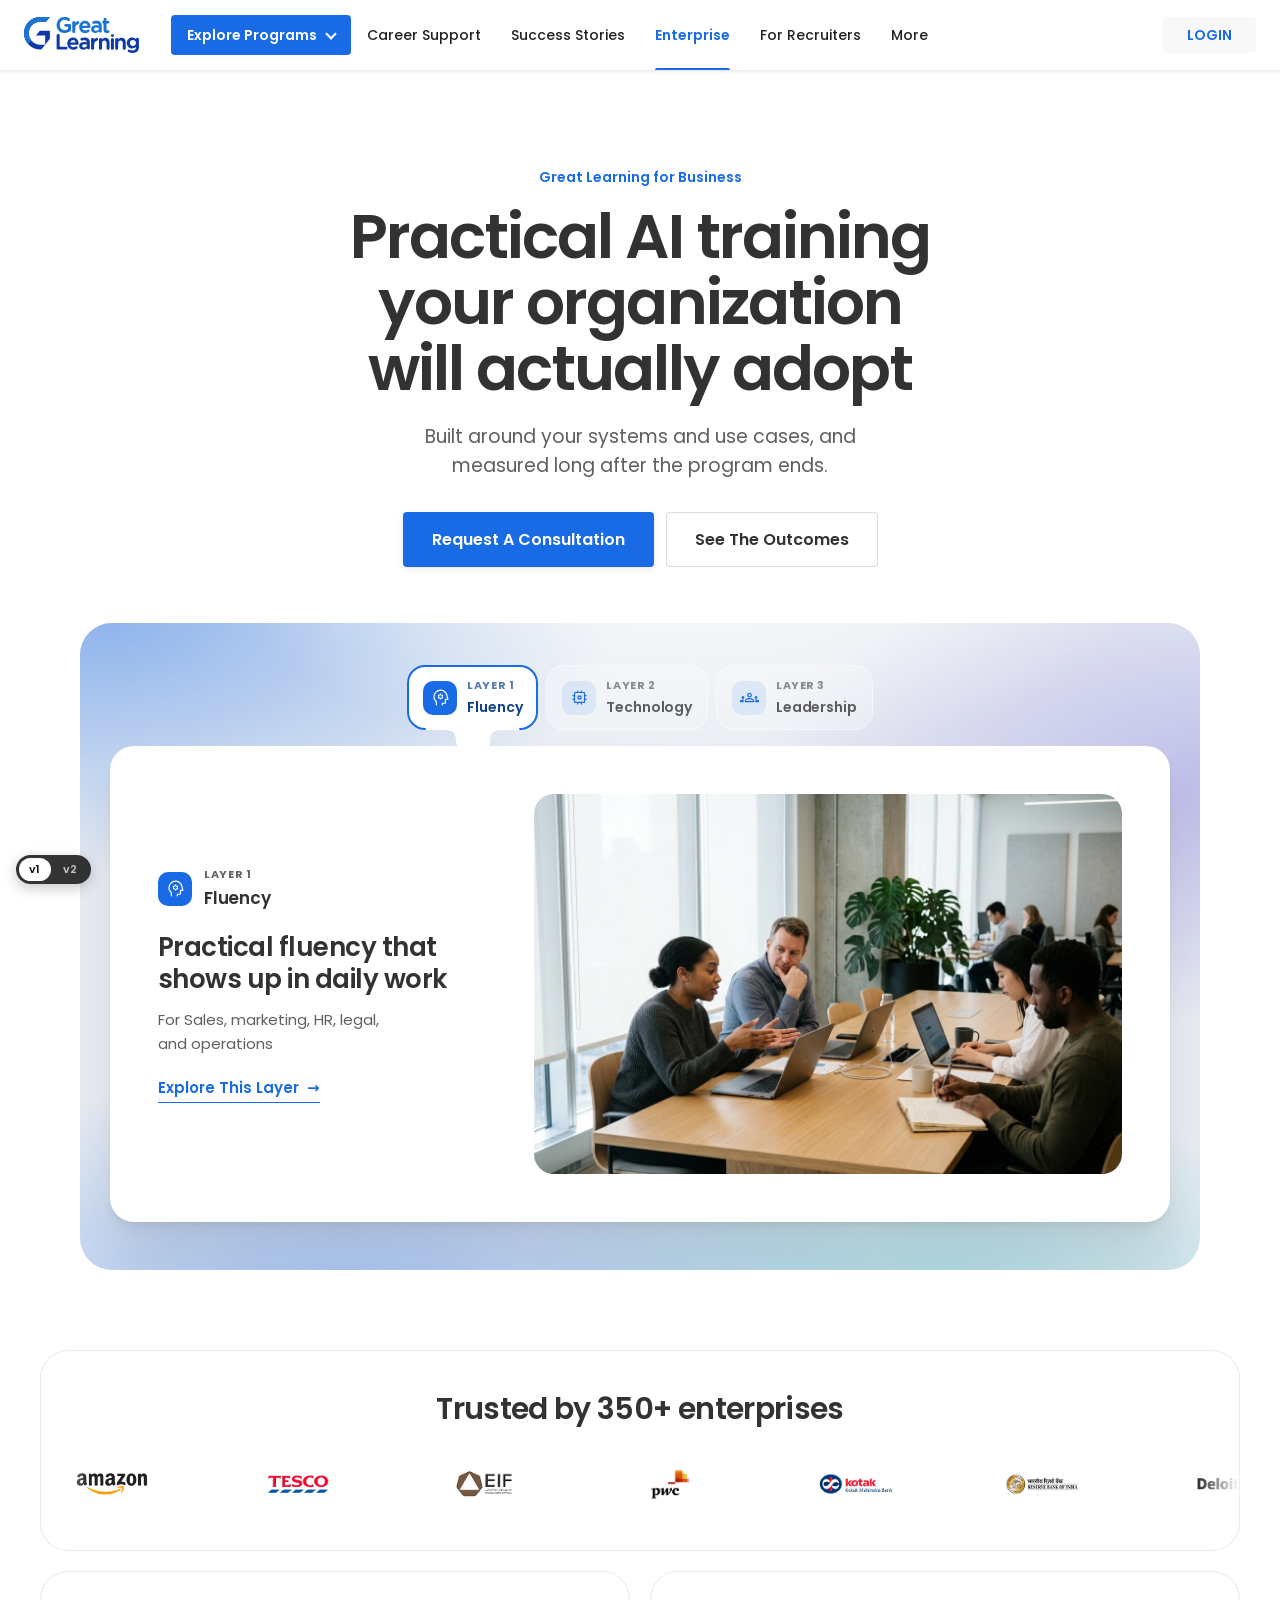
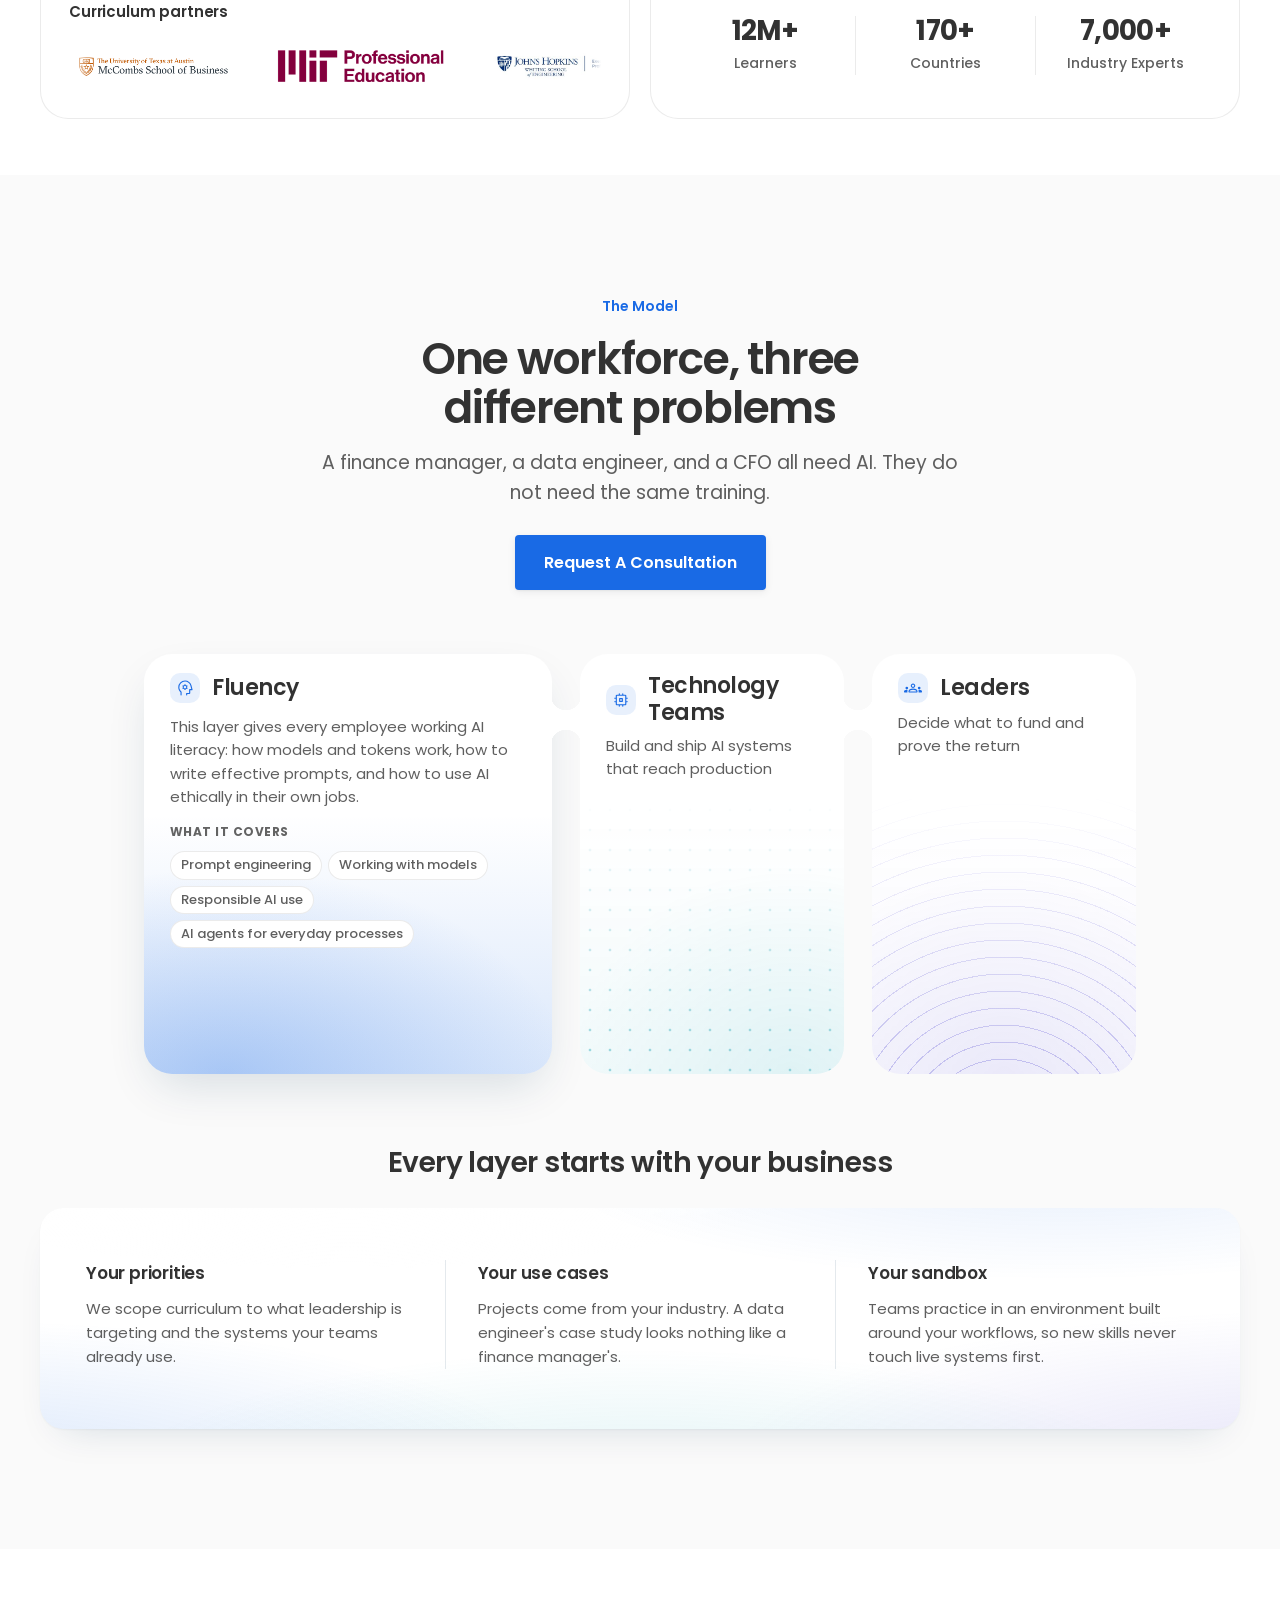
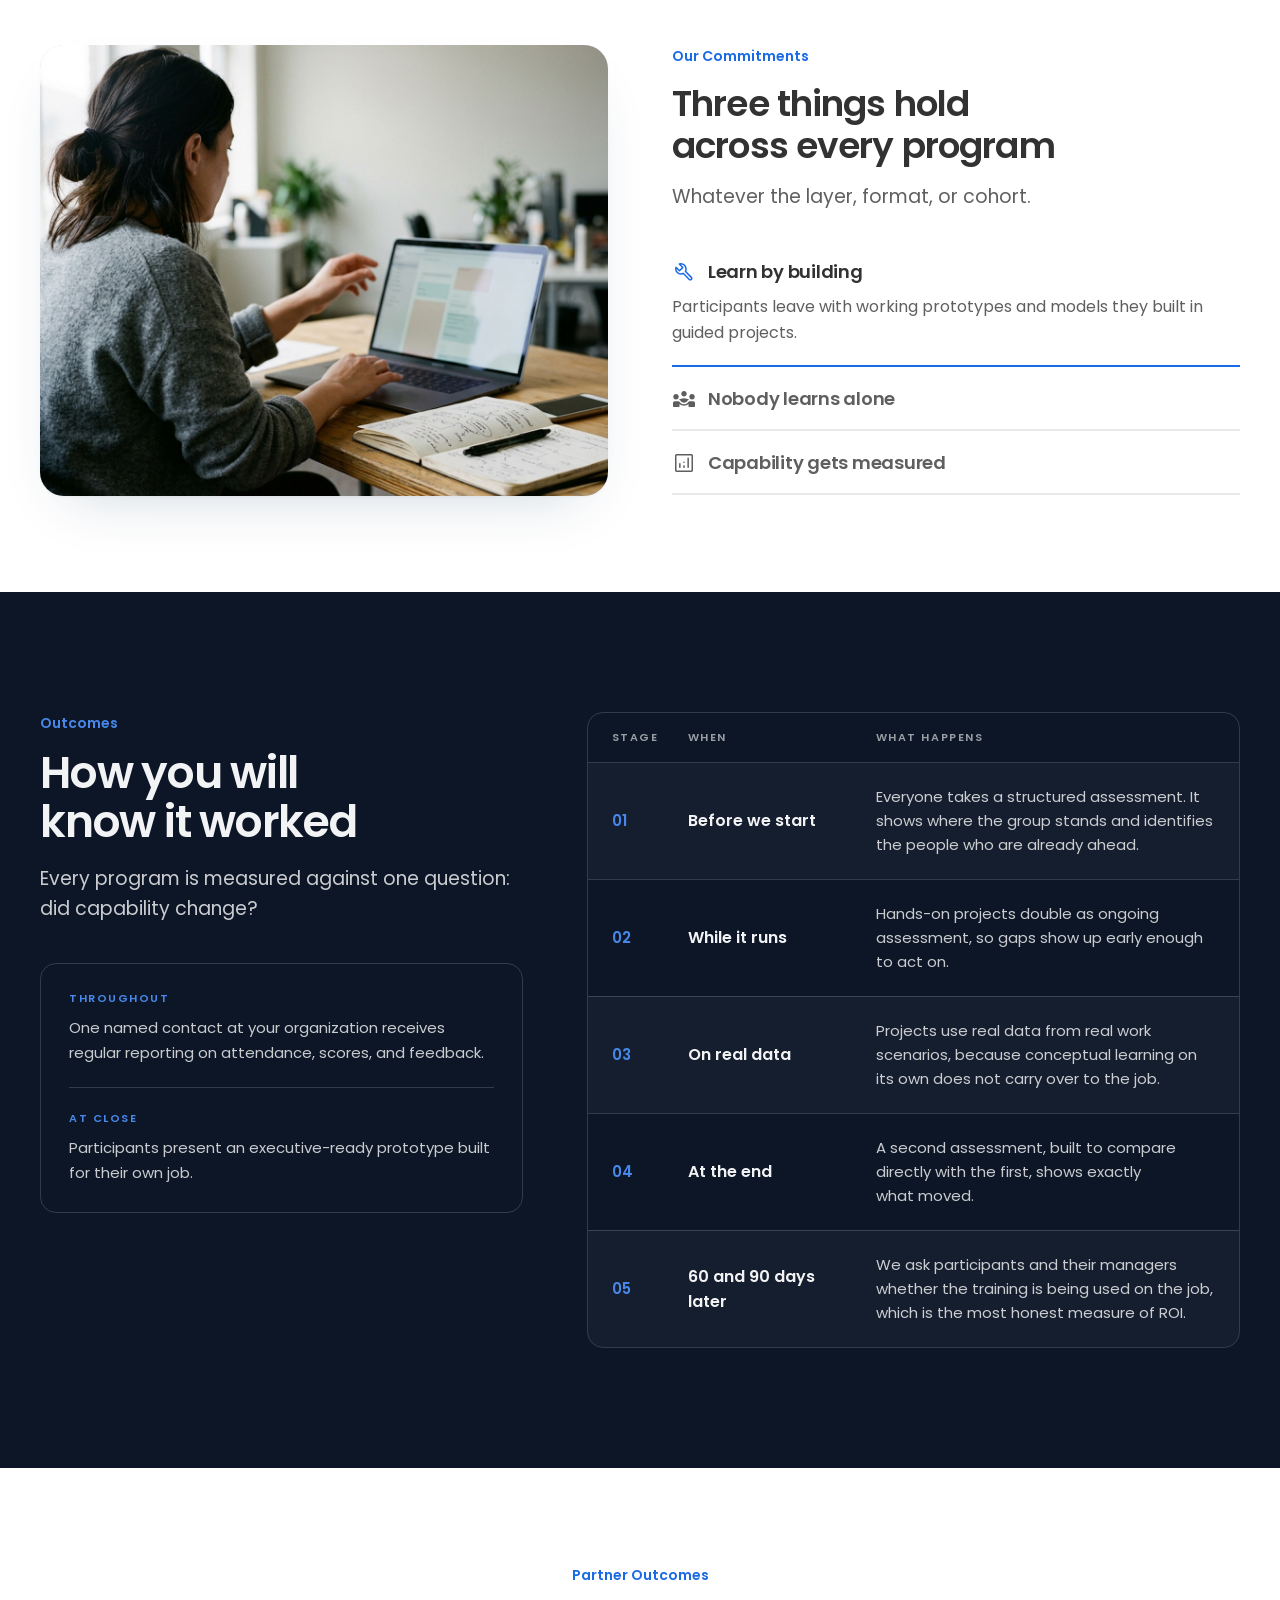
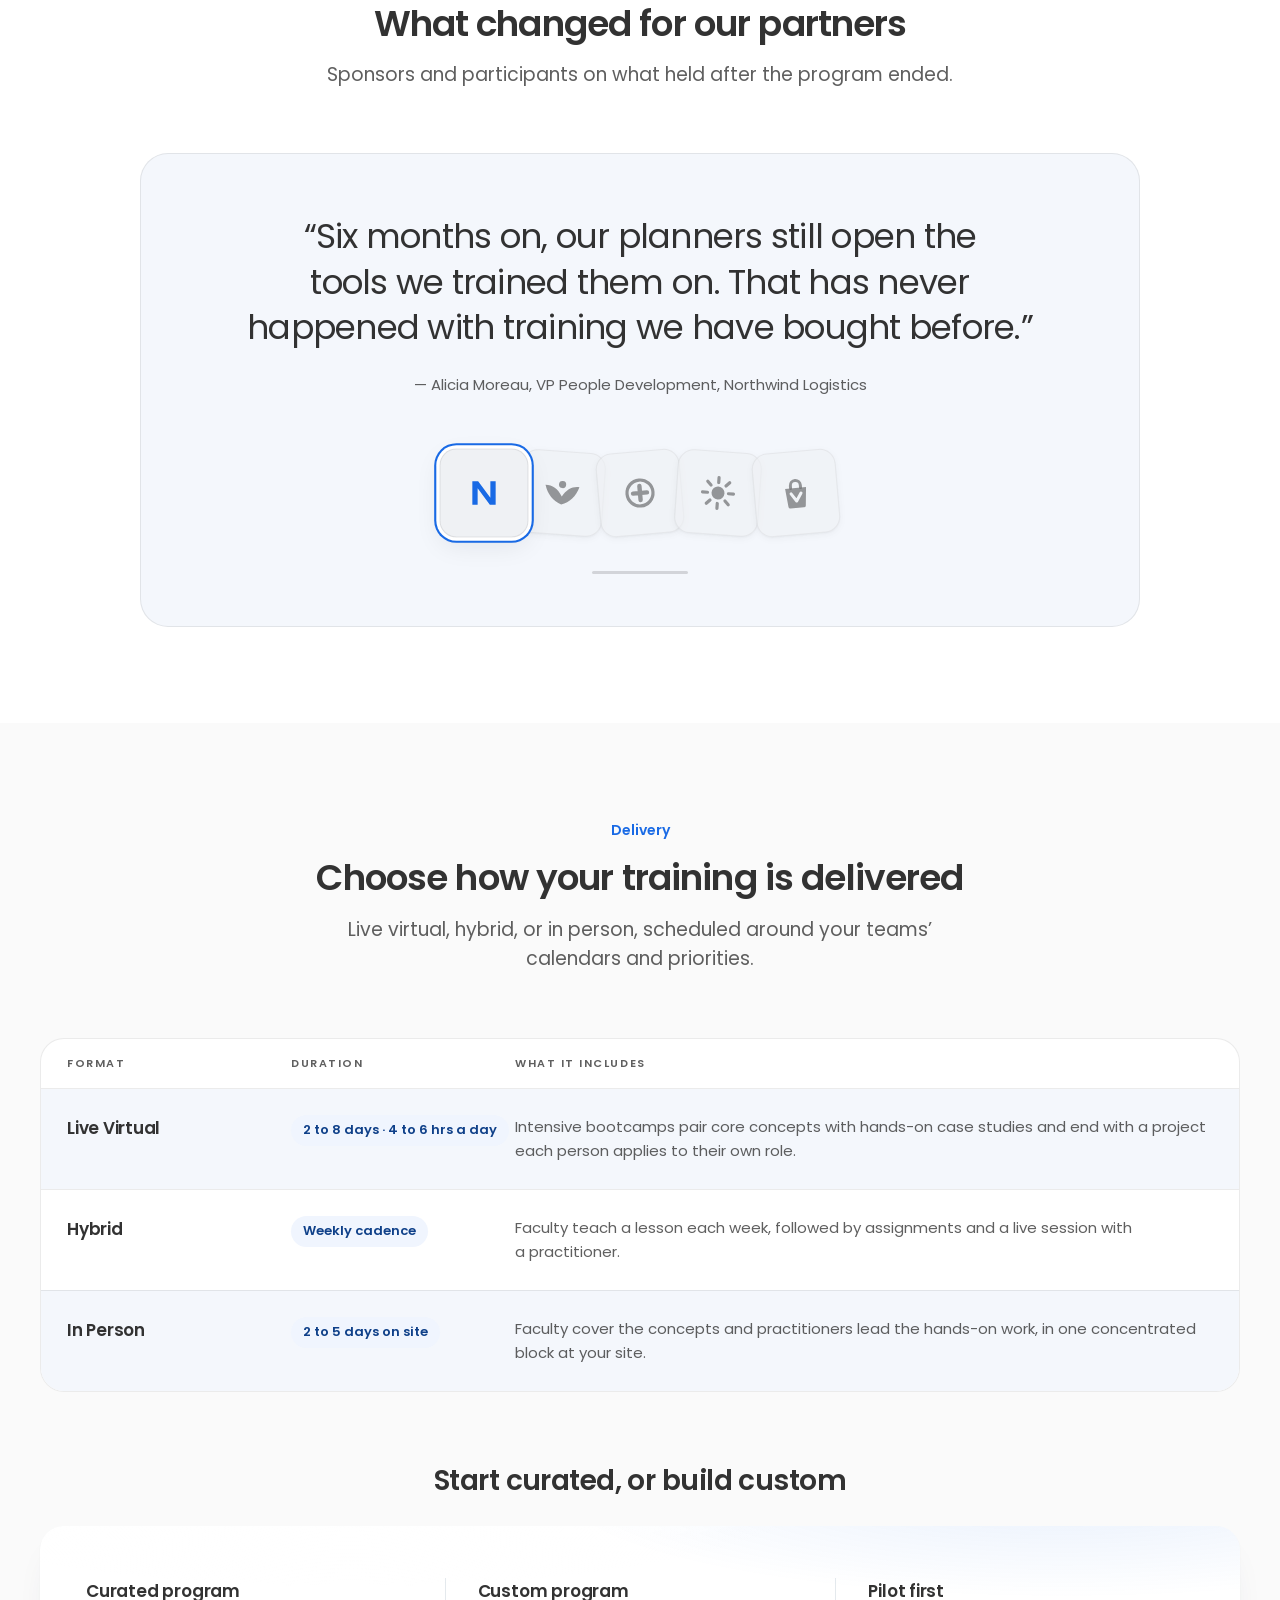
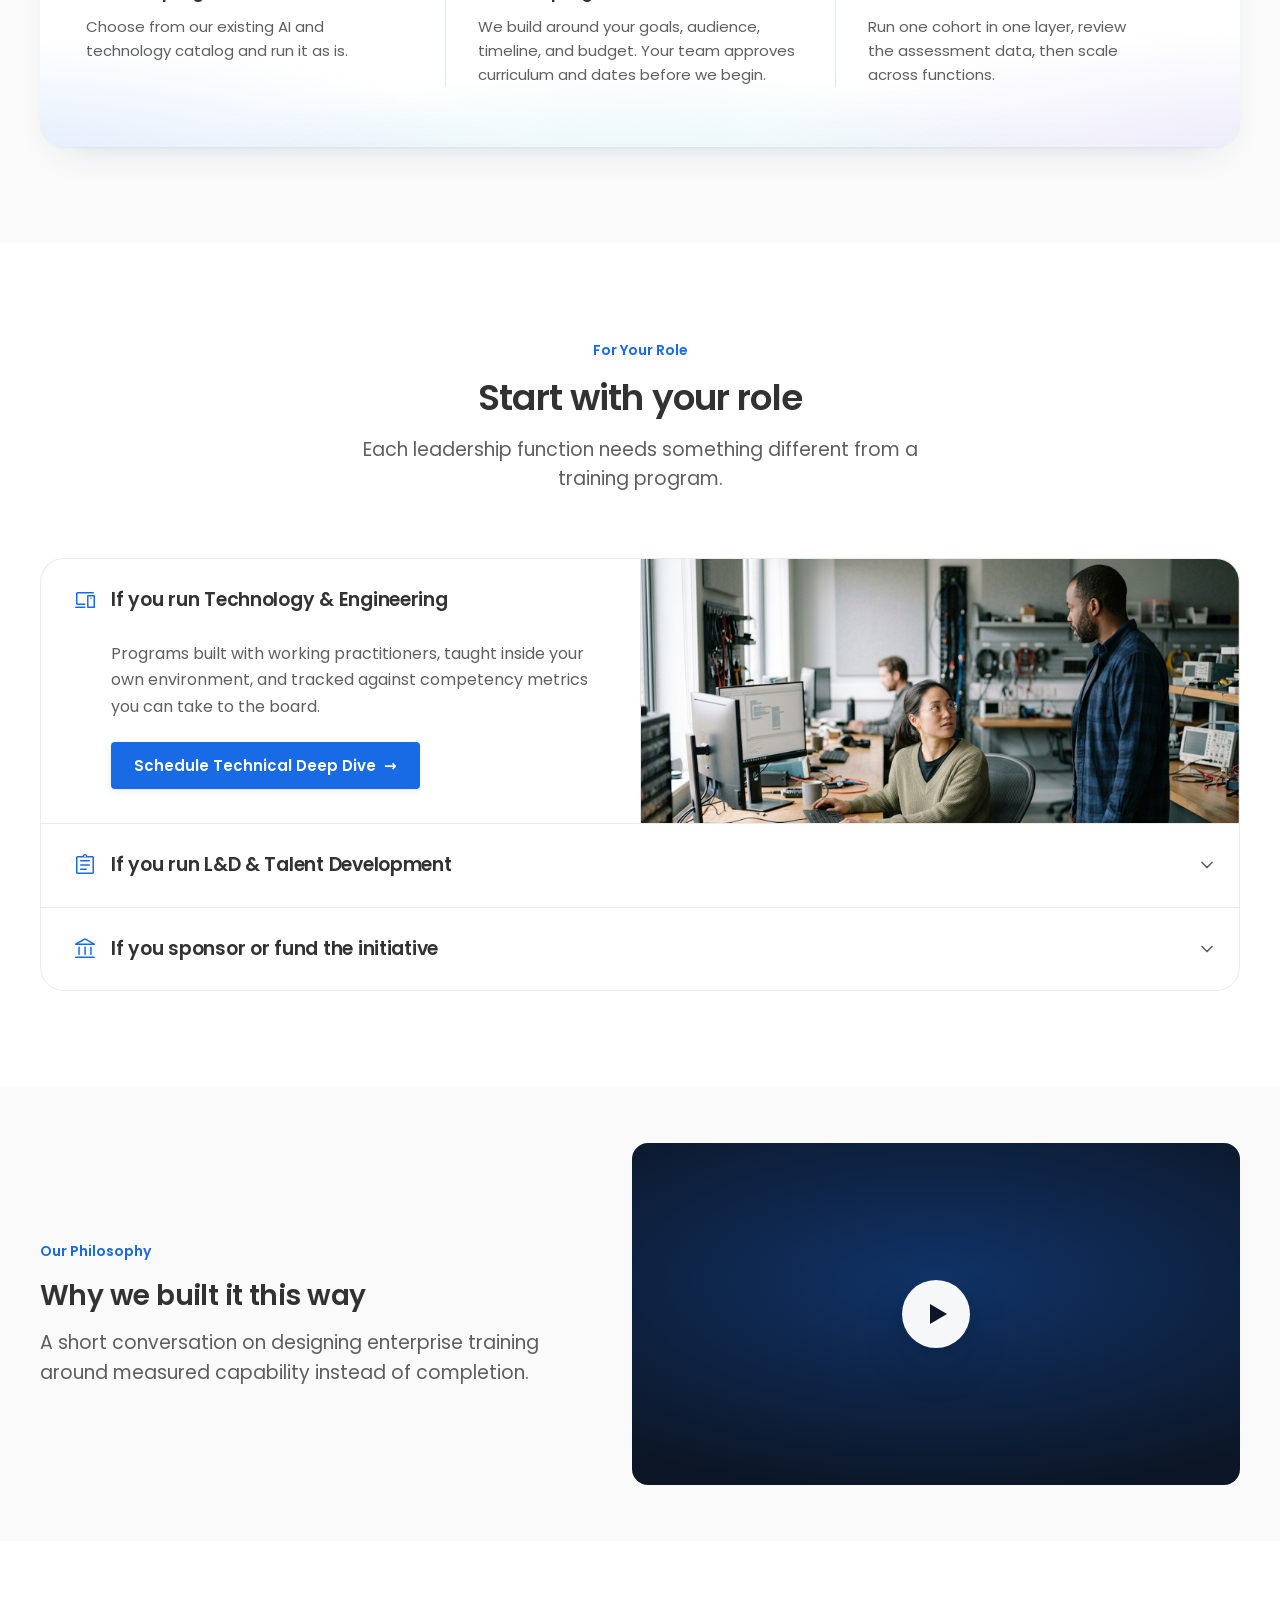
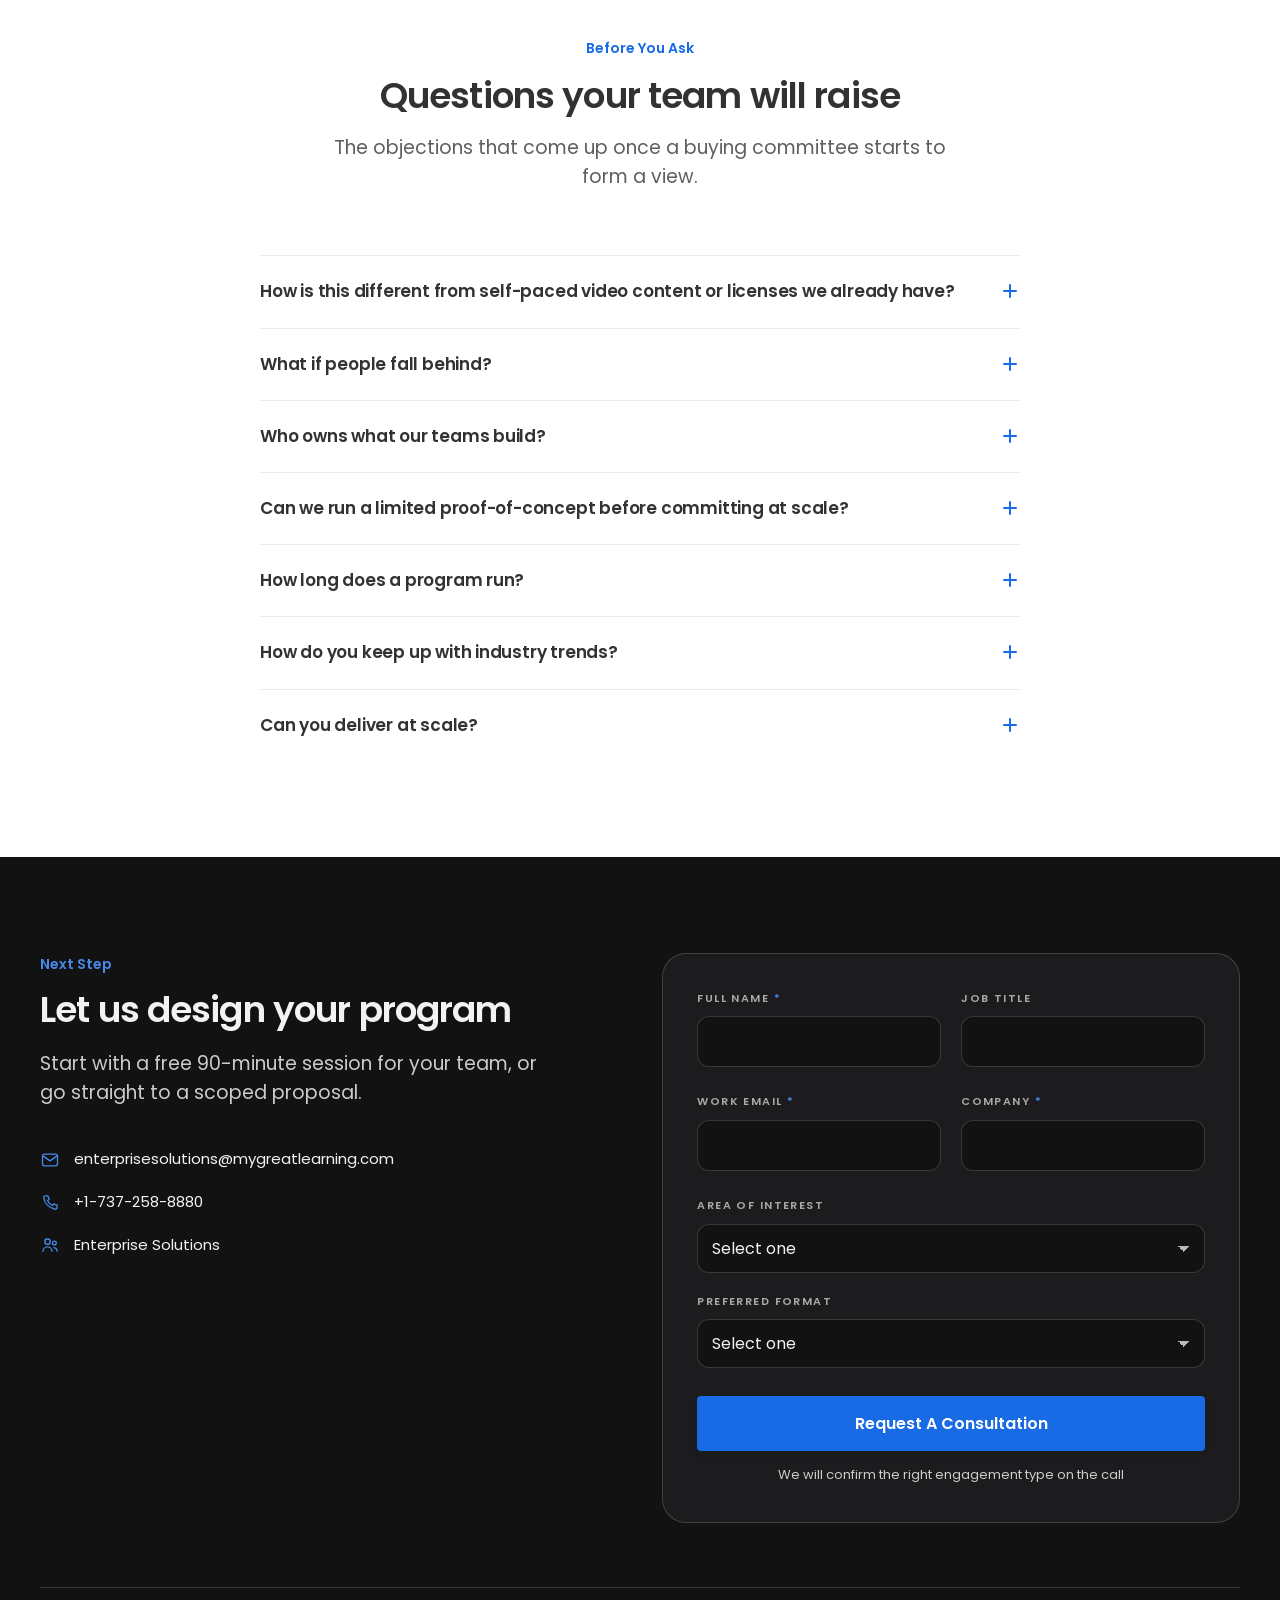
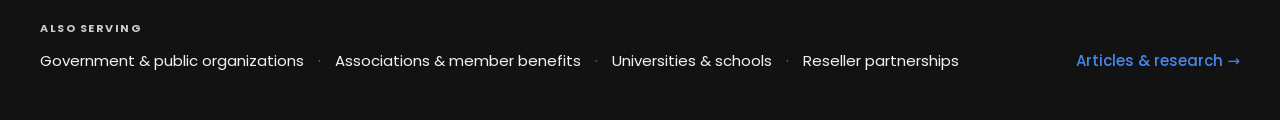
<file: index.html>
<!DOCTYPE html>
<html lang="en-US">
<head>
<script>document.documentElement.classList.add('js');</script>
<meta charset="UTF-8">
<meta name="viewport" content="width=device-width, initial-scale=1, viewport-fit=cover">
<title>Enterprise AI Training for Your Workforce | Great Learning</title>
<meta name="description" content="Great Learning for Business builds AI training in three layers around your systems and use cases, measured against a baseline and followed up 90 days after the program ends.">
<meta name="theme-color" content="#196AE5">
<meta name="robots" content="index, follow">

<meta property="og:type" content="website">
<meta property="og:title" content="Enterprise AI Training for Your Workforce | Great Learning">
<meta property="og:description" content="Built around your systems and use cases, and measured long after the program ends.">
<meta property="og:site_name" content="Great Learning">
<meta name="twitter:card" content="summary_large_image">

<link rel="icon" href="data:image/svg+xml,%3Csvg xmlns='http://www.w3.org/2000/svg' viewBox='0 0 32 32'%3E%3Crect width='32' height='32' rx='7' fill='%230E39A9'/%3E%3Ctext x='16' y='22' font-family='Arial,sans-serif' font-size='18' font-weight='700' fill='white' text-anchor='middle'%3EG%3C/text%3E%3C/svg%3E">
<link rel="preconnect" href="https://fonts.googleapis.com">
<link rel="preconnect" href="https://fonts.gstatic.com" crossorigin>
<link rel="stylesheet" href="https://fonts.googleapis.com/css2?family=Poppins:wght@400;500;600;700&display=swap">
<link rel="stylesheet" href="assets/css/styles.css">
<link rel="stylesheet" href="/assets/version-switch.css">
</head>
<body>

<a class="skip-link" href="#main">Skip to main content</a>

<!-- ===================================================================
     Great Learning global navigation.
     Rebuilt from the live mygreatlearning.com header. The page-level nav
     described in the copy spec is deliberately not rendered.
     =================================================================== -->
<header class="site-header">
  <div class="header-inner">
    <a class="brand" href="https://www.mygreatlearning.com/" aria-label="Great Learning home">
      <img src="assets/gl-logo.svg" alt="Great Learning" width="115" height="36">
    </a>

    <nav class="nav-desktop" aria-label="Primary">
      <a class="programs-pill" href="https://www.mygreatlearning.com/">Explore Programs <span class="chev" aria-hidden="true"></span></a>
      <a class="nav-link" href="https://www.mygreatlearning.com/gl-excelerate">Career Support</a>
      <a class="nav-link" href="https://www.mygreatlearning.com/alumni">Success Stories</a>
      <a class="nav-link" href="https://www.mygreatlearning.com/enterprise" aria-current="page">Enterprise</a>
      <a class="nav-link" href="https://www.mygreatlearning.com/hire-talent">For Recruiters</a>
      <a class="nav-link" href="https://www.mygreatlearning.com/blog/">More</a>
    </nav>

    <div class="header-right">
      <!-- GL's live mobile header carries a Programs pill beside the hamburger -->
      <a class="programs-pill programs-pill-mobile" href="https://www.mygreatlearning.com/">Programs <span class="chev" aria-hidden="true"></span></a>
      <a class="login-chip" href="https://www.mygreatlearning.com/">Login</a>
      <button type="button" class="hamburger" id="navToggle" aria-expanded="false" aria-controls="mobileDrawer" aria-label="Open menu">
        <span></span><span></span><span></span>
      </button>
    </div>
  </div>
</header>

<div class="drawer-backdrop" id="drawerBackdrop" hidden></div>

<aside class="drawer" id="mobileDrawer" aria-label="Site menu" hidden>
  <div class="drawer-head">
    <img src="assets/gl-logo.svg" alt="Great Learning" width="103" height="32">
    <button type="button" class="drawer-close" id="drawerClose" aria-label="Close menu">&times;</button>
  </div>
  <nav aria-label="Mobile">
    <a href="https://www.mygreatlearning.com/">Explore Programs</a>
    <a href="https://www.mygreatlearning.com/gl-excelerate">Career Support</a>
    <a href="https://www.mygreatlearning.com/alumni">Success Stories</a>
    <a href="https://www.mygreatlearning.com/enterprise" aria-current="page">Enterprise</a>
    <a href="https://www.mygreatlearning.com/hire-talent">For Recruiters</a>
    <div class="drawer-sep"></div>
    <a href="https://www.mygreatlearning.com/webinars">Free Counselling Webinars</a>
    <a href="https://www.mygreatlearning.com/blog/">Blog</a>
    <a href="https://www.mygreatlearning.com/academy">Free Online Courses</a>
    <a href="https://www.mygreatlearning.com/academy/pro/resume-builder">AI Resume Builder</a>
    <div class="drawer-sep"></div>
    <a class="drawer-login" href="https://www.mygreatlearning.com/">Login</a>
  </nav>
</aside>

<main id="main">

<!-- ================================ 1 · Hero · standard ================== -->
<section class="s-standard hero">
  <div class="wrap">
    <div class="hero-copy reveal">
      <p class="kicker">Great Learning for Business</p>
      <h1 class="t-display">Practical AI training your organization will actually adopt</h1>
      <p class="t-lead">Built around your systems and use cases, and measured long after the program ends.</p>
      <!-- Retired for the one-subtext rule. Approved source copy, restore if wanted:
           "Most companies have already bought AI training once. Licenses went out,
           completion rates came back, and nobody could say what changed." -->
      <div class="hero-actions">
        <a class="btn btn-lg btn-primary" href="#get-started">Request A Consultation</a>
        <a class="btn btn-lg btn-outline" href="#how-we-measure">See The Outcomes</a>
      </div>
    </div>

    <!-- Hero layer switcher.
         Techniques mirrored from the reference implementation: panels stacked in
         one grid cell and crossfaded so the stage never changes height, inert on
         the inactive ones, a wide background track that slides sideways rather
         than swapping, and a gooey SVG filter that merges the active tab into
         the panel below it. All shapes, icons and patterns here are original.
         All three layer photographs are in place. -->
    <div class="switcher reveal" id="layerSwitch" data-active="1">
      <div class="switch-bg" aria-hidden="true">
        <div class="switch-track">
          <span class="zone zone-1"></span>
          <span class="zone zone-2"></span>
          <span class="zone zone-3"></span>
        </div>
      </div>

      <div class="switch-tabs-wrap">
        <div class="switch-tabs" role="tablist" aria-label="The three layers">
          <button type="button" role="tab" id="lt1" class="switch-tab" data-layer="1" aria-controls="lp1" aria-selected="true" aria-label="Layer 1, Fluency">
            <span class="tab-goo" aria-hidden="true"><span class="goo-blob"></span><span class="goo-tail"></span></span>
            <svg class="tab-progress" aria-hidden="true" preserveAspectRatio="none"><path pathLength="100" vector-effect="non-scaling-stroke"/></svg>
            <span class="switch-ico" aria-hidden="true"><i class="ico ico-fluency"></i></span>
            <span class="switch-tab-txt"><b>Layer 1</b><i>Fluency</i></span>
          </button>
          <button type="button" role="tab" id="lt2" class="switch-tab" data-layer="2" aria-controls="lp2" aria-selected="false" tabindex="-1" aria-label="Layer 2, Technology">
            <span class="tab-goo" aria-hidden="true"><span class="goo-blob"></span><span class="goo-tail"></span></span>
            <svg class="tab-progress" aria-hidden="true" preserveAspectRatio="none"><path pathLength="100" vector-effect="non-scaling-stroke"/></svg>
            <span class="switch-ico" aria-hidden="true"><i class="ico ico-technology"></i></span>
            <span class="switch-tab-txt"><b>Layer 2</b><i>Technology</i></span>
          </button>
          <button type="button" role="tab" id="lt3" class="switch-tab" data-layer="3" aria-controls="lp3" aria-selected="false" tabindex="-1" aria-label="Layer 3, Leadership">
            <span class="tab-goo" aria-hidden="true"><span class="goo-blob"></span><span class="goo-tail"></span></span>
            <svg class="tab-progress" aria-hidden="true" preserveAspectRatio="none"><path pathLength="100" vector-effect="non-scaling-stroke"/></svg>
            <span class="switch-ico" aria-hidden="true"><i class="ico ico-leadership"></i></span>
            <span class="switch-tab-txt"><b>Layer 3</b><i>Leadership</i></span>
          </button>
        </div>
      </div>

      <div class="switch-card">
        <div class="switch-stage">
          <div role="tabpanel" id="lp1" class="switch-panel" data-layer="1" aria-labelledby="lt1">
            <div class="switch-copy">
              <div class="switch-name">
                <span class="name-dot" aria-hidden="true"><i class="ico ico-fluency"></i></span>
                <span class="name-text">
                  <span class="name-kicker">Layer 1</span>
                  <span class="name-title">Fluency</span>
                </span>
              </div>
              <p class="switch-promise">Practical fluency that shows up in daily work</p>
              <p class="switch-aud">For Sales, marketing, HR, legal, and operations</p>
              <a class="switch-link" href="#programs">Explore This Layer <span class="arr" aria-hidden="true">&rarr;</span></a>
            </div>
            <div class="switch-media">
              <img src="assets/layer1.jpg" alt="Four colleagues around a table with laptops open, one gesturing mid-discussion" width="1200" height="896" loading="eager" fetchpriority="high" decoding="async">
            </div>
          </div>
          <div role="tabpanel" id="lp2" class="switch-panel" data-layer="2" aria-labelledby="lt2" inert>
            <div class="switch-copy">
              <div class="switch-name">
                <span class="name-dot" aria-hidden="true"><i class="ico ico-technology"></i></span>
                <span class="name-text">
                  <span class="name-kicker">Layer 2</span>
                  <span class="name-title">Technology</span>
                </span>
              </div>
              <p class="switch-promise">Build and ship AI systems that reach production</p>
              <p class="switch-aud">For IT, software development, data engineering, and cybersecurity</p>
              <a class="switch-link" href="#programs">Explore This Layer <span class="arr" aria-hidden="true">&rarr;</span></a>
            </div>
            <div class="switch-media">
              <img src="assets/layer2.jpg" alt="Two engineers at a desk with monitors, one gesturing toward a screen while the other types" width="1200" height="896" loading="lazy" decoding="async">
            </div>
          </div>
          <div role="tabpanel" id="lp3" class="switch-panel" data-layer="3" aria-labelledby="lt3" inert>
            <div class="switch-copy">
              <div class="switch-name">
                <span class="name-dot" aria-hidden="true"><i class="ico ico-leadership"></i></span>
                <span class="name-text">
                  <span class="name-kicker">Layer 3</span>
                  <span class="name-title">Leadership</span>
                </span>
              </div>
              <p class="switch-promise">Decide what to fund and prove the return</p>
              <p class="switch-aud">For C-suite, VPs, and senior sponsors</p>
              <a class="switch-link" href="#programs">Explore This Layer <span class="arr" aria-hidden="true">&rarr;</span></a>
            </div>
            <div class="switch-media">
              <img src="assets/layer3.jpg" alt="A colleague presenting a chart on a wall display to two seated colleagues taking notes" width="1200" height="896" loading="lazy" decoding="async">
            </div>
          </div>
        </div>
      </div>
    </div>

    <!-- Gooey filter. Blur, then push alpha hard so nearby shapes merge into
         one silhouette. Generic SVG technique, original shapes. -->
    <svg class="goo-def" aria-hidden="true" focusable="false"><defs>
      <filter id="glGoo" x="-30%" y="-30%" width="160%" height="200%">
        <feGaussianBlur in="SourceGraphic" stdDeviation="4" result="b"/>
        <feColorMatrix in="b" type="matrix" values="1 0 0 0 0  0 1 0 0 0  0 0 1 0 0  0 0 0 20 -9"/>
      </filter>
    </defs></svg>
  </div>
</section>

<!-- ================================ 2 · Credibility · band ==============
     Three panels rather than three stacked blocks. The claim and the marquee
     that evidences it share the top panel; underneath, the curriculum partners
     and the scale numbers sit side by side, each in its own panel. The marquee
     holds two identical sets so a -50% translate loops seamlessly; the second
     set is aria-hidden so names are not announced twice.
     ==================================================================== -->
<section class="s-band">
  <div class="wrap band-grid">

    <div class="band-panel band-lead">
      <h2 class="band-title">Trusted by 350+ enterprises</h2>

      <!-- The enterprises, directly under the claim that counts them, so no
           label is needed: the heading above already says what these are. Both
           sets hold the same 22 logos in the same order, which is what makes
           the loop seamless: the track translates by exactly half its width. -->
    <div class="logo-marquee band-marquee">
        <div class="logo-track">
            <ul class="logo-set">
              <li><img width="188" height="79" src="assets/logos/amazon.png" alt="Amazon" decoding="async"></li>
              <li><img width="125" height="53" src="assets/logos/tesco.png" alt="Tesco" decoding="async"></li>
              <li><img width="125" height="53" src="assets/logos/eif.png" alt="EIF" decoding="async"></li>
              <li><img width="125" height="53" src="assets/logos/pwc.png" alt="PwC" decoding="async"></li>
              <li><img width="125" height="53" src="assets/logos/kotak.png" alt="Kotak" decoding="async"></li>
              <li><img width="125" height="53" src="assets/logos/rbi.png" alt="Reserve Bank of India" decoding="async"></li>
              <li><img width="188" height="79" src="assets/logos/deloitte.png" alt="Deloitte" decoding="async"></li>
              <li><img width="125" height="53" src="assets/logos/sony.png" alt="Sony" decoding="async"></li>
              <li><img width="125" height="53" src="assets/logos/ebay.png" alt="eBay" decoding="async"></li>
              <li><img width="125" height="53" src="assets/logos/bankOfAmerica.png" alt="Bank of America" decoding="async"></li>
              <li><img width="125" height="53" src="assets/logos/hcl.png" alt="HCLTech" decoding="async"></li>
              <li><img width="125" height="53" src="assets/logos/lt.png" alt="L&amp;T" decoding="async"></li>
              <li><img width="125" height="53" src="assets/logos/hsbc.png" alt="HSBC" decoding="async"></li>
              <li><img width="125" height="53" src="assets/logos/nokia.png" alt="Nokia" decoding="async"></li>
              <li><img width="125" height="53" src="assets/logos/icici.png" alt="ICICI" decoding="async"></li>
              <li><img width="125" height="53" src="assets/logos/saleforce.png" alt="Salesforce" decoding="async"></li>
              <li><img width="125" height="53" src="assets/logos/wipro.png" alt="Wipro" decoding="async"></li>
              <li><img width="125" height="53" src="assets/logos/visa.png" alt="Visa" decoding="async"></li>
              <li><img width="125" height="53" src="assets/logos/ltiMindTree.png" alt="LTIMindtree" decoding="async"></li>
              <li><img width="125" height="53" src="assets/logos/socalCen.png" alt="Société Générale" decoding="async"></li>
              <li><img width="125" height="53" src="assets/logos/northernTrust.png" alt="Northern Trust" decoding="async"></li>
              <li><img width="188" height="80" src="assets/logos/adobe.png" alt="Adobe" decoding="async"></li>
            </ul>
            <ul class="logo-set" aria-hidden="true">
              <li><img width="188" height="79" src="assets/logos/amazon.png" alt="" decoding="async"></li>
              <li><img width="125" height="53" src="assets/logos/tesco.png" alt="" decoding="async"></li>
              <li><img width="125" height="53" src="assets/logos/eif.png" alt="" decoding="async"></li>
              <li><img width="125" height="53" src="assets/logos/pwc.png" alt="" decoding="async"></li>
              <li><img width="125" height="53" src="assets/logos/kotak.png" alt="" decoding="async"></li>
              <li><img width="125" height="53" src="assets/logos/rbi.png" alt="" decoding="async"></li>
              <li><img width="188" height="79" src="assets/logos/deloitte.png" alt="" decoding="async"></li>
              <li><img width="125" height="53" src="assets/logos/sony.png" alt="" decoding="async"></li>
              <li><img width="125" height="53" src="assets/logos/ebay.png" alt="" decoding="async"></li>
              <li><img width="125" height="53" src="assets/logos/bankOfAmerica.png" alt="" decoding="async"></li>
              <li><img width="125" height="53" src="assets/logos/hcl.png" alt="" decoding="async"></li>
              <li><img width="125" height="53" src="assets/logos/lt.png" alt="" decoding="async"></li>
              <li><img width="125" height="53" src="assets/logos/hsbc.png" alt="" decoding="async"></li>
              <li><img width="125" height="53" src="assets/logos/nokia.png" alt="" decoding="async"></li>
              <li><img width="125" height="53" src="assets/logos/icici.png" alt="" decoding="async"></li>
              <li><img width="125" height="53" src="assets/logos/saleforce.png" alt="" decoding="async"></li>
              <li><img width="125" height="53" src="assets/logos/wipro.png" alt="" decoding="async"></li>
              <li><img width="125" height="53" src="assets/logos/visa.png" alt="" decoding="async"></li>
              <li><img width="125" height="53" src="assets/logos/ltiMindTree.png" alt="" decoding="async"></li>
              <li><img width="125" height="53" src="assets/logos/socalCen.png" alt="" decoding="async"></li>
              <li><img width="125" height="53" src="assets/logos/northernTrust.png" alt="" decoding="async"></li>
              <li><img width="188" height="80" src="assets/logos/adobe.png" alt="" decoding="async"></li>
            </ul>
        </div>
      </div>
    </div>

    <!-- Six universities, looping. At half width a static row of six leaves
         each slot around 77px, which renders the widest lockup under ten
         pixels tall, and a second row is what made this panel tall in the
         first place. One moving row buys back the height. Both sets hold the
         same six in the same order so the track loops on a half translate;
         the second set is aria-hidden so names are not announced twice. -->
    <div class="band-panel band-unis">
      <p class="logo-label">Curriculum partners</p>
      <div class="logo-marquee uni-marquee">
        <div class="logo-track">
          <ul class="logo-set" role="list">
            <li><img width="651" height="85" src="assets/gl-partners.png" alt="UT Austin McCombs School of Business" decoding="async"></li>
            <li><img width="554" height="159" src="assets/mit_pe.png" alt="MIT Professional Education" decoding="async"></li>
            <li><img width="525" height="165" src="assets/jhu.png" alt="Johns Hopkins University" decoding="async"></li>
            <li><img width="285" height="142" src="assets/chicago-booth.png" alt="Chicago Booth" decoding="async"></li>
            <li><img width="147" height="147" src="assets/duke-fuqua.png" alt="Duke Fuqua" decoding="async"></li>
            <li><img width="400" height="210" src="assets/uni-northwestern.png" alt="Northwestern" decoding="async"></li>
          </ul>
          <ul class="logo-set" role="list" aria-hidden="true">
            <li><img width="651" height="85" src="assets/gl-partners.png" alt="" decoding="async"></li>
            <li><img width="554" height="159" src="assets/mit_pe.png" alt="" decoding="async"></li>
            <li><img width="525" height="165" src="assets/jhu.png" alt="" decoding="async"></li>
            <li><img width="285" height="142" src="assets/chicago-booth.png" alt="" decoding="async"></li>
            <li><img width="147" height="147" src="assets/duke-fuqua.png" alt="" decoding="async"></li>
            <li><img width="400" height="210" src="assets/uni-northwestern.png" alt="" decoding="async"></li>
          </ul>
        </div>
      </div>
    </div>

    <div class="band-panel band-figures">
      <ul class="band-stats" role="list">
        <li><b>12M+</b><span>Learners</span></li>
        <li><b>170+</b><span>Countries</span></li>
        <li><b>7,000+</b><span>Industry Experts</span></li>
      </ul>
    </div>

  </div>
</section>

<!-- ================================ 3 · Three layers · full spread ====== -->
<section class="s-full" id="programs">
  <div class="wrap">
    <div class="section-head reveal">
      <p class="kicker">The Model</p>
      <h2 class="t-h2-full">One workforce, three different problems</h2>
      <p class="t-lead">A finance manager, a data engineer, and a CFO all need AI. They do not need the same training.</p>
      <a class="btn btn-lg btn-primary section-cta" href="#get-started">Request A Consultation</a>
      <!-- Retired for the one-subtext rule. Approved source copy, restore if wanted:
           "Most programs treat them as one audience. We build in three layers, each
           with its own curriculum, format, and success measures." -->
    </div>

    <!-- Expanding card deck. The resting card shows its title and opening line;
         the active card widens and reveals the full copy and covered topics.
         Width animates rather than height, so the row height never jumps.
         Each layer carries its own colour wash that fades in when active. -->
    <div class="deck reveal">
      <article class="deck-card" data-layer="1" data-state="active">
        <span class="deck-wash" aria-hidden="true"></span>
        <button type="button" class="deck-trigger" id="dt1" aria-expanded="true" aria-controls="dp1">
          <span class="deck-head"><span class="deck-ico" aria-hidden="true"><i class="ico ico-fluency"></i></span><span class="deck-title">Fluency</span></span>
          <span class="deck-lead-wrap"><span class="deck-lead">Practical fluency that shows up in daily work</span></span>
        </button>
        <div class="deck-body" id="dp1" role="region" aria-labelledby="dt1">
          <p class="deck-copy">This layer gives every employee working AI literacy: how models and tokens work, how to write effective prompts, and how to use AI ethically in their own jobs.</p>
          <p class="covers-label">What it covers</p>
          <ul class="chip-list">
              <li class="chip">Prompt engineering</li>
              <li class="chip">Working with models</li>
              <li class="chip">Responsible AI use</li>
              <li class="chip">AI agents for everyday processes</li>
          </ul>
        </div>
      </article>
      <div class="deck-joint" aria-hidden="true"><span class="joint-piece"></span></div>
      <article class="deck-card" data-layer="2" data-state="resting">
        <span class="deck-wash" aria-hidden="true"></span>
        <button type="button" class="deck-trigger" id="dt2" aria-expanded="false" aria-controls="dp2">
          <span class="deck-head"><span class="deck-ico" aria-hidden="true"><i class="ico ico-technology"></i></span><span class="deck-title">Technology Teams</span></span>
          <span class="deck-lead-wrap"><span class="deck-lead">Build and ship AI systems that reach production</span></span>
        </button>
        <div class="deck-body" id="dp2" role="region" aria-labelledby="dt2">
          <p class="deck-copy">This layer covers the software, data, and security skills engineering teams need to take AI into production and keep it running reliably, with governance built into the work.</p>
          <p class="covers-label">What it covers</p>
          <ul class="chip-list">
              <li class="chip">Applied software development</li>
              <li class="chip">Data engineering</li>
              <li class="chip">Cybersecurity</li>
              <li class="chip">Prototype to production</li>
              <li class="chip">Governance and compliance</li>
          </ul>
        </div>
      </article>
      <div class="deck-joint" aria-hidden="true"><span class="joint-piece"></span></div>
      <article class="deck-card" data-layer="3" data-state="resting">
        <span class="deck-wash" aria-hidden="true"></span>
        <button type="button" class="deck-trigger" id="dt3" aria-expanded="false" aria-controls="dp3">
          <span class="deck-head"><span class="deck-ico" aria-hidden="true"><i class="ico ico-leadership"></i></span><span class="deck-title">Leaders</span></span>
          <span class="deck-lead-wrap"><span class="deck-lead">Decide what to fund and prove the return</span></span>
        </button>
        <div class="deck-body" id="dp3" role="region" aria-labelledby="dt3">
          <p class="deck-copy">This layer helps executives move from experimenting with AI to executing on it. Sessions are immersive and discussion led, and cover how to pick use cases, sponsor projects, and measure ROI.</p>
          <p class="covers-label">What it covers</p>
          <ul class="chip-list">
              <li class="chip">Use-case prioritization</li>
              <li class="chip">Build versus buy</li>
              <li class="chip">ROI and business case</li>
              <li class="chip">Scalable operating models</li>
          </ul>
        </div>
      </article>
    </div>

    <div class="sub-block reveal">
      <h3 class="t-h2-sm">Every layer starts with your business</h3>
      <div class="pillars">
        <div class="pillar">
          <h4>Your priorities</h4>
          <p class="t-sm">We scope curriculum to what leadership is targeting and the systems your teams already use.</p>
        </div>
        <div class="pillar">
          <h4>Your use cases</h4>
          <p class="t-sm">Projects come from your industry. A data engineer's case study looks nothing like a finance manager's.</p>
        </div>
        <div class="pillar">
          <h4>Your sandbox</h4>
          <p class="t-sm">Teams practice in an environment built around your workflows, so new skills never touch live systems first.</p>
        </div>
      </div>
    </div>
  </div>
</section>

<!-- ================================ 4 · Commitments · standard ==========
     A feature accordion: one commitment open at a time beside a panel that
     illustrates it. The rail under each heading doubles as the auto-advance
     progress indicator, the same mechanic the hero tabs use. -->
<section class="s-standard" id="commitments">
  <div class="wrap">
    <div class="features reveal" id="features" data-active="1">

      <div class="feat-media" aria-hidden="true">
        <span class="feat-wash"></span>

        <!-- Each scene fills the panel and is cropped by object-fit. alt is empty
             and the panel is aria-hidden, because the heading and body beside it
             already carry the meaning and all three images are always in the DOM. -->
        <div class="feat-scene" data-scene="1">
          <img src="assets/feat-scene-1.jpg" alt="" width="1200" height="1000" loading="lazy" decoding="async">
        </div>
        <div class="feat-scene" data-scene="2">
          <img src="assets/feat-scene-2.jpg" alt="" width="1200" height="1000" loading="lazy" decoding="async">
        </div>
        <div class="feat-scene" data-scene="3">
          <img src="assets/feat-scene-3.jpg" alt="" width="1200" height="1000" loading="lazy" decoding="async">
        </div>
      </div>

      <div class="section-head section-head--left feat-head">
        <p class="kicker">Our Commitments</p>
        <h2 class="t-h2">Three things hold across every program</h2>
        <!-- NEWLY AUTHORED, not in the source copy spec. Needs content approval. -->
        <p class="t-lead">Whatever the layer, format, or cohort.</p>
      </div>

      <div class="feat-list">
        <div class="feat-item" data-state="active">
          <h3 class="feat-h">
            <button type="button" class="feat-trigger" id="ft1" aria-expanded="true" aria-controls="fp1">
              <span class="feat-ico" aria-hidden="true"><i class="ico ico-building"></i></span>
              <span class="feat-title">Learn by building</span>
            </button>
          </h3>
          <div class="feat-panel" id="fp1" role="region" aria-labelledby="ft1">
            <div class="feat-panel-in">
              <p class="t-body">Participants leave with working prototypes and models they built in guided projects.</p>
            </div>
          </div>
          <span class="feat-rail" aria-hidden="true"><span class="feat-fill"></span></span>
        </div>

        <div class="feat-item" data-state="resting">
          <h3 class="feat-h">
            <button type="button" class="feat-trigger" id="ft2" aria-expanded="false" aria-controls="fp2">
              <span class="feat-ico" aria-hidden="true"><i class="ico ico-together"></i></span>
              <span class="feat-title">Nobody learns alone</span>
            </button>
          </h3>
          <div class="feat-panel" id="fp2" role="region" aria-labelledby="ft2">
            <div class="feat-panel-in">
              <p class="t-body">Every cohort gets a dedicated program manager and access to 7,000+ industry mentors.</p>
            </div>
          </div>
          <span class="feat-rail" aria-hidden="true"><span class="feat-fill"></span></span>
        </div>

        <div class="feat-item" data-state="resting">
          <h3 class="feat-h">
            <button type="button" class="feat-trigger" id="ft3" aria-expanded="false" aria-controls="fp3">
              <span class="feat-ico" aria-hidden="true"><i class="ico ico-measuring"></i></span>
              <span class="feat-title">Capability gets measured</span>
            </button>
          </h3>
          <div class="feat-panel" id="fp3" role="region" aria-labelledby="ft3">
            <div class="feat-panel-in">
              <p class="t-body">We assess where each person starts, track them throughout, and measure against that same baseline at the end.</p>
            </div>
          </div>
          <span class="feat-rail" aria-hidden="true"><span class="feat-fill"></span></span>
        </div>
      </div>

    </div>
  </div>
</section>

<!-- ================================ 5 · How we measure · full spread ====
     The one dark section in the body. It reuses the ink tokens the closing CTA
     already uses, so the page has one dark language rather than two, and it
     gives the measurement argument a weight the surrounding white sections
     cannot. The five stages are a schedule, so they are set as one, with the
     column labels carrying what each field means. -->
<section class="s-ink" id="how-we-measure">
  <div class="wrap oc-grid">

    <div class="oc-head reveal">
      <p class="kicker">Outcomes</p>
      <h2 class="t-h2-full">How you will know it worked</h2>
      <p class="t-lead">Every program is measured against one question: did capability change?</p>

      <!-- Not stages. Two commitments that hold across the whole schedule, so
           they sit beside it rather than inside it. -->
      <div class="oc-notes">
        <div class="oc-note">
          <p class="oc-note-label">Throughout</p>
          <p class="oc-note-body">One named contact at your organization receives regular reporting on attendance, scores, and feedback.</p>
        </div>
        <div class="oc-note">
          <p class="oc-note-label">At close</p>
          <p class="oc-note-body">Participants present an executive-ready prototype built for their own job.</p>
        </div>
      </div>
    </div>

    <div class="oc-table reveal">
      <!-- Column labels, not content. They only describe the desktop grid, so
           they are hidden from assistive tech and from the stacked layout where
           there are no columns to label. -->
      <div class="oc-thead" aria-hidden="true">
        <span>Stage</span>
        <span>When</span>
        <span>What happens</span>
      </div>
      <ol class="oc-rows" role="list">
          <li class="oc-row">
            <span class="oc-stage" aria-hidden="true">01</span>
            <span class="oc-when">Before we start</span>
            <p class="oc-what">Everyone takes a structured assessment. It shows where the group stands and identifies the people who are already ahead.</p>
          </li>
          <li class="oc-row">
            <span class="oc-stage" aria-hidden="true">02</span>
            <span class="oc-when">While it runs</span>
            <p class="oc-what">Hands-on projects double as ongoing assessment, so gaps show up early enough to act on.</p>
          </li>
          <li class="oc-row">
            <span class="oc-stage" aria-hidden="true">03</span>
            <span class="oc-when">On real data</span>
            <p class="oc-what">Projects use real data from real work scenarios, because conceptual learning on its own does not carry over to the job.</p>
          </li>
          <li class="oc-row">
            <span class="oc-stage" aria-hidden="true">04</span>
            <span class="oc-when">At the end</span>
            <p class="oc-what">A second assessment, built to compare directly with the first, shows exactly what moved.</p>
          </li>
          <li class="oc-row">
            <span class="oc-stage" aria-hidden="true">05</span>
            <span class="oc-when">60 and 90 days later</span>
            <p class="oc-what">We ask participants and their managers whether the training is being used on the job, which is the most honest measure of ROI.</p>
          </li>
      </ol>
    </div>

  </div>
</section>

<!-- ================================ 6 · Proof · light ===================
     PLACEHOLDER CONTENT, NOT REAL CUSTOMERS.

     Every quote, person, job title and company on this section is invented, at
     the page owner's request, so the layout can be judged with realistic copy
     in it. The companies are fictional and the square logo tiles beside them
     are original drawings, precisely so that no real organisation appears to
     have endorsed anything. Never swap in a real company's logo here unless the
     quote beside it is real and approved. Do not publish this section as is.

     Replace with: one named client with a number, or a minimum of three Tier 3
     anonymised case studies, per the copy spec.
     Owner: UX Design / Enterprise Sales.
     ==================================================================== -->
<section class="s-light">
  <div class="wrap">
    <div class="section-head reveal">
      <p class="kicker">Partner Outcomes</p>
      <h2 class="t-h2">What changed for our partners</h2>
      <!-- NEWLY AUTHORED, not in the source copy spec. Needs content approval. -->
      <p class="t-lead">Sponsors and participants on what held after the program ended.</p>
    </div>

    <div class="proof-picker reveal" id="proofPicker">
      <!-- Panels share one grid cell and crossfade, so switching partners never
           changes the height of the section. inert keeps the hidden ones out of
           the tab order and the accessibility tree while they stay in flow. -->
      <div class="proof-stage">
        <div role="tabpanel" id="pp1" class="proof-panel" aria-labelledby="pt1">
          <blockquote class="proof-quote">&ldquo;Six months on, our planners still open the tools we trained them on. That has never happened with training we have bought before.&rdquo;</blockquote>
          <p class="proof-cite">&mdash; Alicia Moreau, VP People Development, Northwind Logistics</p>
        </div>
        <div role="tabpanel" id="pp2" class="proof-panel" aria-labelledby="pt2" inert>
          <blockquote class="proof-quote">&ldquo;The baseline assessment was uncomfortable reading, and it was the most useful thing we did. We finally knew who needed what.&rdquo;</blockquote>
          <p class="proof-cite">&mdash; Daniel Okafor, Chief Data Officer, Kestrel Financial</p>
        </div>
        <div role="tabpanel" id="pp3" class="proof-panel" aria-labelledby="pt3" inert>
          <blockquote class="proof-quote">&ldquo;Our clinicians built on our own case data, not a sample set, so the work they produced went straight into review rather than a folder.&rdquo;</blockquote>
          <p class="proof-cite">&mdash; Priya Raghavan, Director of Clinical Informatics, Meridian Health</p>
        </div>
        <div role="tabpanel" id="pp4" class="proof-panel" aria-labelledby="pt4" inert>
          <blockquote class="proof-quote">&ldquo;I could show the board a number before and a number after. That is what got the second cohort funded.&rdquo;</blockquote>
          <p class="proof-cite">&mdash; Marcus Whitfield, SVP Operations, Lumen Manufacturing</p>
        </div>
        <div role="tabpanel" id="pp5" class="proof-panel" aria-labelledby="pt5" inert>
          <blockquote class="proof-quote">&ldquo;The 90 day follow up is the part I did not expect. It kept the managers involved long after the sessions ended.&rdquo;</blockquote>
          <p class="proof-cite">&mdash; Sofia Delgado, Head of Learning, Vantage Retail</p>
        </div>
      </div>

      <div class="proof-tiles" role="tablist" aria-label="Partner outcomes">
          <button type="button" role="tab" id="pt1" class="proof-tile" aria-controls="pp1" aria-selected="true">
            <span class="tile-face">
              <svg class="tile-mark" viewBox="0 0 40 40" fill="currentColor" aria-hidden="true"><path d="M9 31V9h5.5L26 24.5V9h5v22h-5.5L14 15.5V31Z"/></svg>
              <span class="visually-hidden">Northwind Logistics</span>
            </span>
          </button>
          <button type="button" role="tab" id="pt2" class="proof-tile" aria-controls="pp2" aria-selected="false" tabindex="-1">
            <span class="tile-face">
              <svg class="tile-mark" viewBox="0 0 40 40" fill="currentColor" aria-hidden="true"><path d="M3 13c7-.5 12.5 3 17 10.5C24.5 16 30 12.5 37 13c-2.8 9.5-8.7 15.7-17 18.5C11.7 28.7 5.8 22.5 3 13Z"/><circle cx="20" cy="11.5" r="3.6"/></svg>
              <span class="visually-hidden">Kestrel Financial</span>
            </span>
          </button>
          <button type="button" role="tab" id="pt3" class="proof-tile" aria-controls="pp3" aria-selected="false" tabindex="-1">
            <span class="tile-face">
              <svg class="tile-mark" viewBox="0 0 40 40" fill="none" stroke="currentColor" aria-hidden="true"><circle cx="20" cy="20" r="13" stroke-width="3.2"/><path d="M20 13v14M13 20h14" stroke-width="4.4" stroke-linecap="round"/></svg>
              <span class="visually-hidden">Meridian Health</span>
            </span>
          </button>
          <button type="button" role="tab" id="pt4" class="proof-tile" aria-controls="pp4" aria-selected="false" tabindex="-1">
            <span class="tile-face">
              <svg class="tile-mark" viewBox="0 0 40 40" fill="currentColor" aria-hidden="true"><circle cx="20" cy="20" r="6.5"/><g stroke="currentColor" stroke-width="3.2" stroke-linecap="round"><path d="M20 4.5v5M20 30.5v5M4.5 20h5M30.5 20h5M9 9l3.5 3.5M27.5 27.5 31 31M31 9l-3.5 3.5M12.5 27.5 9 31"/></g></svg>
              <span class="visually-hidden">Lumen Manufacturing</span>
            </span>
          </button>
          <button type="button" role="tab" id="pt5" class="proof-tile" aria-controls="pp5" aria-selected="false" tabindex="-1">
            <span class="tile-face">
              <svg class="tile-mark" viewBox="0 0 40 40" aria-hidden="true"><path d="M15 15v-2.5a5 5 0 0 1 10 0V15" fill="none" stroke="currentColor" stroke-width="3" stroke-linecap="round"/><path d="M9.5 15h21l-1.8 18.2a2 2 0 0 1-2 1.8H13.3a2 2 0 0 1-2-1.8Z" fill="currentColor"/><path d="M15 20.5 20 28l5-7.5" fill="none" style="stroke:var(--tile-bg)" stroke-width="3" stroke-linecap="round" stroke-linejoin="round"/></svg>
              <span class="visually-hidden">Vantage Retail</span>
            </span>
          </button>
      </div>

      <!-- Shows the rotation is running and how far through it is. The bar is
           the same mechanic the commitments rail uses, on the same --auto-ms. -->
      <div class="auto-bar" aria-hidden="true"><span class="auto-bar-fill"></span></div>
    </div>
  </div>
</section>

<!-- ================================ 7 · Delivery formats · standard ===== -->
<section class="s-standard s-tint" id="formats">
  <div class="wrap">
    <div class="section-head reveal">
      <p class="kicker">Delivery</p>
      <h2 class="t-h2">Choose how your training is delivered</h2>
      <p class="t-lead">Live virtual, hybrid, or in person, scheduled around your teams&rsquo; calendars and priorities.</p>
    </div>

    <!-- The same specification table the outcomes schedule uses, in its light
         form. Three parallel options compare best in aligned rows, and the page
         already has enough card decks and pickers without a fourth. -->
    <div class="format-table reveal">
      <!-- Column labels only describe the desktop grid, so they are hidden from
           assistive tech and from the stacked layout. -->
      <div class="format-thead" aria-hidden="true">
        <span>Format</span>
        <span>Duration</span>
        <span>What it includes</span>
      </div>

      <div class="format-rows">
        <div class="format-row">
          <h3 class="format-name">Live Virtual</h3>
          <p class="format-dur">2 to 8 days &middot; 4 to 6 hrs a day</p>
          <p class="format-what">Intensive bootcamps pair core concepts with hands-on case studies and end with a project each person applies to their own role.</p>
        </div>
        <div class="format-row">
          <h3 class="format-name">Hybrid</h3>
          <p class="format-dur">Weekly cadence</p>
          <p class="format-what">Faculty teach a lesson each week, followed by assignments and a live session with a practitioner.</p>
        </div>
        <div class="format-row">
          <h3 class="format-name">In Person</h3>
          <p class="format-dur">2 to 5 days on site</p>
          <p class="format-what">Faculty cover the concepts and practitioners lead the hands-on work, in one concentrated block at your site.</p>
        </div>
      </div>
    </div>

    <div class="sub-block reveal">
      <h3 class="t-h2-sm">Start curated, or build custom</h3>
      <div class="options">
        <div class="option">
          <h4>Curated program</h4>
          <p class="t-sm">Choose from our existing AI and technology catalog and run it as is.</p>
        </div>
        <div class="option">
          <h4>Custom program</h4>
          <p class="t-sm">We build around your goals, audience, timeline, and budget. Your team approves curriculum and dates before we begin.</p>
        </div>
        <div class="option">
          <h4>Pilot first</h4>
          <p class="t-sm">Run one cohort in one layer, review the assessment data, then scale across functions.</p>
        </div>
      </div>
    </div>
  </div>
</section>

<!-- ================================ 8 · For your role · standard ========
     Three seats, per the source copy spec.
     ==================================================================== -->
<section class="s-standard" id="for-your-role">
  <div class="wrap">
    <div class="section-head reveal">
      <p class="kicker">For Your Role</p>
      <h2 class="t-h2">Start with your role</h2>
      <p class="t-lead">Each leadership function needs something different from a training program.</p>
    </div>

    <!-- An accordion, one seat open at a time. The three readers are
         alternatives and only one of them is you, so opening all three would
         spend three blocks of attention to deliver one block of information. -->
    <div class="seats reveal" id="seatAccordion">
      <div class="seat" data-state="active">
        <!-- Sits outside the collapsing body so it can span the full height of
             the row, heading included. -->
        <div class="seat-media" aria-hidden="true">
          <img src="assets/seat-1.jpg" alt="" width="1600" height="800" loading="lazy" decoding="async">
        </div>
        <h3 class="seat-h">
          <button type="button" class="seat-trigger" id="st1" aria-expanded="true" aria-controls="sb1">
            <span class="seat-ico" aria-hidden="true"><i class="ico ico-run-tech"></i></span>
            <span class="seat-label">If you run Technology &amp; Engineering</span>
            <span class="seat-chev" aria-hidden="true">
              <svg viewBox="0 0 24 24" fill="none" stroke="currentColor" stroke-width="2" stroke-linecap="round" stroke-linejoin="round"><path d="M6 9l6 6 6-6"/></svg>
            </span>
          </button>
        </h3>
        <div class="seat-body" id="sb1" role="region" aria-labelledby="st1">
          <div class="seat-body-in">
            <div class="seat-copy">
              <p class="t-body">Programs built with working practitioners, taught inside your own environment, and tracked against competency metrics you can take to the board.</p>
              <a class="btn btn-primary" href="#get-started" data-interest="Technology Teams">Schedule Technical Deep Dive <span class="arr" aria-hidden="true">&rarr;</span></a>
            </div>
          </div>
        </div>
      </div>
      <div class="seat" data-state="resting">
        <!-- Sits outside the collapsing body so it can span the full height of
             the row, heading included. -->
        <div class="seat-media" aria-hidden="true">
          <img src="assets/seat-2.jpg" alt="" width="1600" height="800" loading="lazy" decoding="async">
        </div>
        <h3 class="seat-h">
          <button type="button" class="seat-trigger" id="st2" aria-expanded="false" aria-controls="sb2">
            <span class="seat-ico" aria-hidden="true"><i class="ico ico-ld"></i></span>
            <span class="seat-label">If you run L&amp;D &amp; Talent Development</span>
            <span class="seat-chev" aria-hidden="true">
              <svg viewBox="0 0 24 24" fill="none" stroke="currentColor" stroke-width="2" stroke-linecap="round" stroke-linejoin="round"><path d="M6 9l6 6 6-6"/></svg>
            </span>
          </button>
        </h3>
        <div class="seat-body" id="sb2" role="region" aria-labelledby="st2">
          <div class="seat-body-in">
            <div class="seat-copy">
              <p class="t-body">Guaranteed adoption, backed by end-to-end cohort management, tracking from baseline to outcome, and clear internal mobility paths for your employees.</p>
              <a class="btn btn-primary" href="#get-started" data-interest="Fluency, workforce-wide">Schedule L&amp;D Strategy Call <span class="arr" aria-hidden="true">&rarr;</span></a>
            </div>
          </div>
        </div>
      </div>
      <div class="seat" data-state="resting">
        <!-- Sits outside the collapsing body so it can span the full height of
             the row, heading included. -->
        <div class="seat-media" aria-hidden="true">
          <img src="assets/seat-3.jpg" alt="" width="1600" height="800" loading="lazy" decoding="async">
        </div>
        <h3 class="seat-h">
          <button type="button" class="seat-trigger" id="st3" aria-expanded="false" aria-controls="sb3">
            <span class="seat-ico" aria-hidden="true"><i class="ico ico-finance"></i></span>
            <span class="seat-label">If you sponsor or fund the initiative</span>
            <span class="seat-chev" aria-hidden="true">
              <svg viewBox="0 0 24 24" fill="none" stroke="currentColor" stroke-width="2" stroke-linecap="round" stroke-linejoin="round"><path d="M6 9l6 6 6-6"/></svg>
            </span>
          </button>
        </h3>
        <div class="seat-body" id="sb3" role="region" aria-labelledby="st3">
          <div class="seat-body-in">
            <div class="seat-copy">
              <p class="t-body">Transparent pricing per cohort, plus an evidence-based ROI framework you can use when renewal comes up.</p>
              <a class="btn btn-primary" href="#get-started" data-interest="Leadership">Request Pricing &amp; Commercial Model <span class="arr" aria-hidden="true">&rarr;</span></a>
            </div>
          </div>
        </div>
      </div>
    </div>
  </div>
</section>

<!-- ================================ 9 · From our founder · band =========
     Position 9 is deliberate. The video carries no information the buying
     committee needs, so it sits as a beat immediately before the ask.
     TO ADD THE REAL VIDEO: set data-video on the button below to an embed
     URL, for example https://www.youtube.com/embed/VIDEO_ID?autoplay=1
     ==================================================================== -->
<section class="s-band s-tint">
  <div class="wrap founder-grid">
    <div class="section-head section-head--left reveal">
      <p class="kicker">Our Philosophy</p>
      <h2 class="t-h2-sm">Why we built it this way</h2>
      <p class="t-lead">A short conversation on designing enterprise training around measured capability instead of completion.</p>
    </div>
    <button type="button" class="video-poster reveal" id="videoTrigger" data-video="" aria-label="Play the founder conversation">
      <span class="play" aria-hidden="true"></span>
    </button>
  </div>
</section>

<dialog class="lightbox" id="videoLightbox" aria-label="Founder conversation">
  <button type="button" class="lightbox-close" id="lightboxClose" aria-label="Close video">&times;</button>
  <div class="lightbox-inner" id="lightboxInner"></div>
</dialog>

<!-- ================================ 10 · FAQ · light ==================== -->
<section class="s-light" id="faq">
  <div class="wrap faq-wrap">
    <div class="section-head reveal">
      <p class="kicker">Before You Ask</p>
      <h2 class="t-h2">Questions your team will raise</h2>
      <p class="t-lead">The objections that come up once a buying committee starts to form a view.</p>
    </div>

    <div class="reveal">
      <details class="faq">
        <summary>How is this different from self-paced video content or licenses we already have?<span class="faq-sign" aria-hidden="true"></span></summary>
        <p class="t-body faq-answer">Licenses give people passive content, and completion rates tend to be low. Our programs are built for your teams, with live faculty, projects on your own use cases, and skill growth you can measure.</p>
      </details>
      <details class="faq">
        <summary>What if people fall behind?<span class="faq-sign" aria-hidden="true"></span></summary>
        <p class="t-body faq-answer">A dedicated program manager tracks progress, sends weekly updates to leadership, and gives participants direct feedback so they come away with skills they can use in daily work.</p>
      </details>
      <details class="faq">
        <summary>Who owns what our teams build?<span class="faq-sign" aria-hidden="true"></span></summary>
        <p class="t-body faq-answer">You do. Projects run on your use cases.</p>
      </details>
      <details class="faq">
        <summary>Can we run a limited proof-of-concept before committing at scale?<span class="faq-sign" aria-hidden="true"></span></summary>
        <p class="t-body faq-answer">Yes. Start with a single cohort, layer, or function, and expand after reviewing initial assessment data.</p>
      </details>
      <details class="faq">
        <summary>How long does a program run?<span class="faq-sign" aria-hidden="true"></span></summary>
        <p class="t-body faq-answer">It depends on the format and your team&rsquo;s bandwidth. Live Virtual runs 2 to 8 days, Hybrid runs weekly over a couple of weeks, and In Person runs 2 to 5 days.</p>
      </details>
      <details class="faq">
        <summary>How do you keep up with industry trends?<span class="faq-sign" aria-hidden="true"></span></summary>
        <p class="t-body faq-answer">We co-design curricula with practicing industry experts and update them based on ongoing research into new technologies.</p>
      </details>
      <details class="faq">
        <summary>Can you deliver at scale?<span class="faq-sign" aria-hidden="true"></span></summary>
        <p class="t-body faq-answer">Yes. We have run upskilling programs for 10,000+ employees at Fortune 500 companies worldwide.</p>
      </details>
    </div>
  </div>
</section>

<!-- ================================ 11 · Get started · terminal ========= -->
<section class="s-terminal" id="get-started">
  <div class="wrap terminal-grid">

    <div class="terminal-intro">
      <p class="kicker">Next Step</p>
      <h2 class="t-h2">Let us design your program</h2>
      <p class="t-lead">Start with a free 90-minute session for your team, or go straight to a scoped proposal.</p>

      <ul class="contact-list" role="list">
        <li>
          <span class="contact-ico" aria-hidden="true">
            <svg viewBox="0 0 24 24" fill="none" stroke="currentColor" stroke-width="1.6" stroke-linecap="round" stroke-linejoin="round"><rect x="3" y="5" width="18" height="14" rx="2.5"/><path d="M3.5 7 12 13l8.5-6"/></svg>
          </span>
          <a href="mailto:enterprisesolutions@mygreatlearning.com">enterprisesolutions@mygreatlearning.com</a>
        </li>
        <li>
          <span class="contact-ico" aria-hidden="true">
            <svg viewBox="0 0 24 24" fill="none" stroke="currentColor" stroke-width="1.6" stroke-linecap="round" stroke-linejoin="round"><path d="M6.5 3.5h3l1.5 4-2 1.5a12 12 0 0 0 6 6l1.5-2 4 1.5v3a2 2 0 0 1-2.2 2A16.5 16.5 0 0 1 4.5 5.7 2 2 0 0 1 6.5 3.5z"/></svg>
          </span>
          <a href="tel:+17372588880">+1-737-258-8880</a>
        </li>
        <li>
          <span class="contact-ico" aria-hidden="true">
            <svg viewBox="0 0 24 24" fill="none" stroke="currentColor" stroke-width="1.6" stroke-linecap="round" stroke-linejoin="round"><circle cx="9" cy="8" r="3.2"/><path d="M3.6 19.6a5.4 5.4 0 0 1 10.8 0"/><circle cx="17.2" cy="9.6" r="2.3"/><path d="M16.6 15.2a4.5 4.5 0 0 1 3.9 4.4"/></svg>
          </span>
          <span>Enterprise Solutions</span>
        </li>
      </ul>
    </div>

    <div class="form-card">
      <form id="consultForm" novalidate>
        <div class="field-grid">
          <div class="field">
            <label for="fullName">Full Name <span class="req" aria-hidden="true">*</span></label>
            <input type="text" id="fullName" name="fullName" autocomplete="name" required aria-required="true" aria-describedby="fullNameError">
            <span class="field-error" id="fullNameError"></span>
          </div>
          <div class="field">
            <label for="jobTitle">Job Title</label>
            <input type="text" id="jobTitle" name="jobTitle" autocomplete="organization-title">
          </div>
          <div class="field">
            <label for="workEmail">Work Email <span class="req" aria-hidden="true">*</span></label>
            <input type="email" id="workEmail" name="workEmail" autocomplete="email" required aria-required="true" aria-describedby="workEmailError">
            <span class="field-error" id="workEmailError"></span>
          </div>
          <div class="field">
            <label for="company">Company <span class="req" aria-hidden="true">*</span></label>
            <input type="text" id="company" name="company" autocomplete="organization" required aria-required="true" aria-describedby="companyError">
            <span class="field-error" id="companyError"></span>
          </div>
          <div class="field field-full">
            <label for="interest">Area Of Interest</label>
            <select id="interest" name="interest">
              <option value="">Select one</option>
              <option>Fluency, workforce-wide</option>
              <option>Technology Teams</option>
              <option>Leadership</option>
              <option>Not Sure Yet</option>
            </select>
          </div>
          <div class="field field-full">
            <label for="format">Preferred Format</label>
            <select id="format" name="format">
              <option value="">Select one</option>
              <option>Live Virtual</option>
              <option>Hybrid</option>
              <option>In Person</option>
              <option>Not Sure Yet</option>
            </select>
          </div>
        </div>

        <div class="form-foot">
          <button type="submit" class="btn btn-lg btn-primary btn-block">Request A Consultation</button>
          <p class="form-note">We will confirm the right engagement type on the call</p>
        </div>
        <p class="visually-hidden" role="status" aria-live="polite" id="formStatus"></p>
      </form>

      <div class="form-success" id="formSuccess" hidden>
        <h3 class="t-h3">Thank you. Your request is in.</h3>
        <p class="t-body">A member of the Enterprise Solutions team will reply within one business day to confirm the right engagement type.</p>
      </div>
    </div>

  </div>

  <!-- The global site footer follows directly, so this page carries no footer
       of its own. The two things only this page had, the other audiences and
       the insights link, sit here as the last row of the ask. -->
  <div class="wrap">
    <div class="terminal-foot">
      <div class="terminal-foot-aud">
        <p class="terminal-foot-h">Also serving</p>
        <ul class="terminal-foot-list" role="list">
          <li>Government &amp; public organizations</li>
          <li>Associations &amp; member benefits</li>
          <li>Universities &amp; schools</li>
          <li>Reseller partnerships</li>
        </ul>
      </div>
      <a class="terminal-foot-link" href="https://www.mygreatlearning.com/blog/">Articles &amp; research <span class="arr" aria-hidden="true">&rarr;</span></a>
    </div>
  </div>
</section>

</main>


<!-- Review-only version switch. Remove before launch. -->
<nav class="version-switch" aria-label="Page version">
  <a href="/" aria-current="page">v1</a>
  <a href="/v2">v2</a>
</nav>
<script src="assets/js/main.js" defer></script>
</body>
</html>
</file>
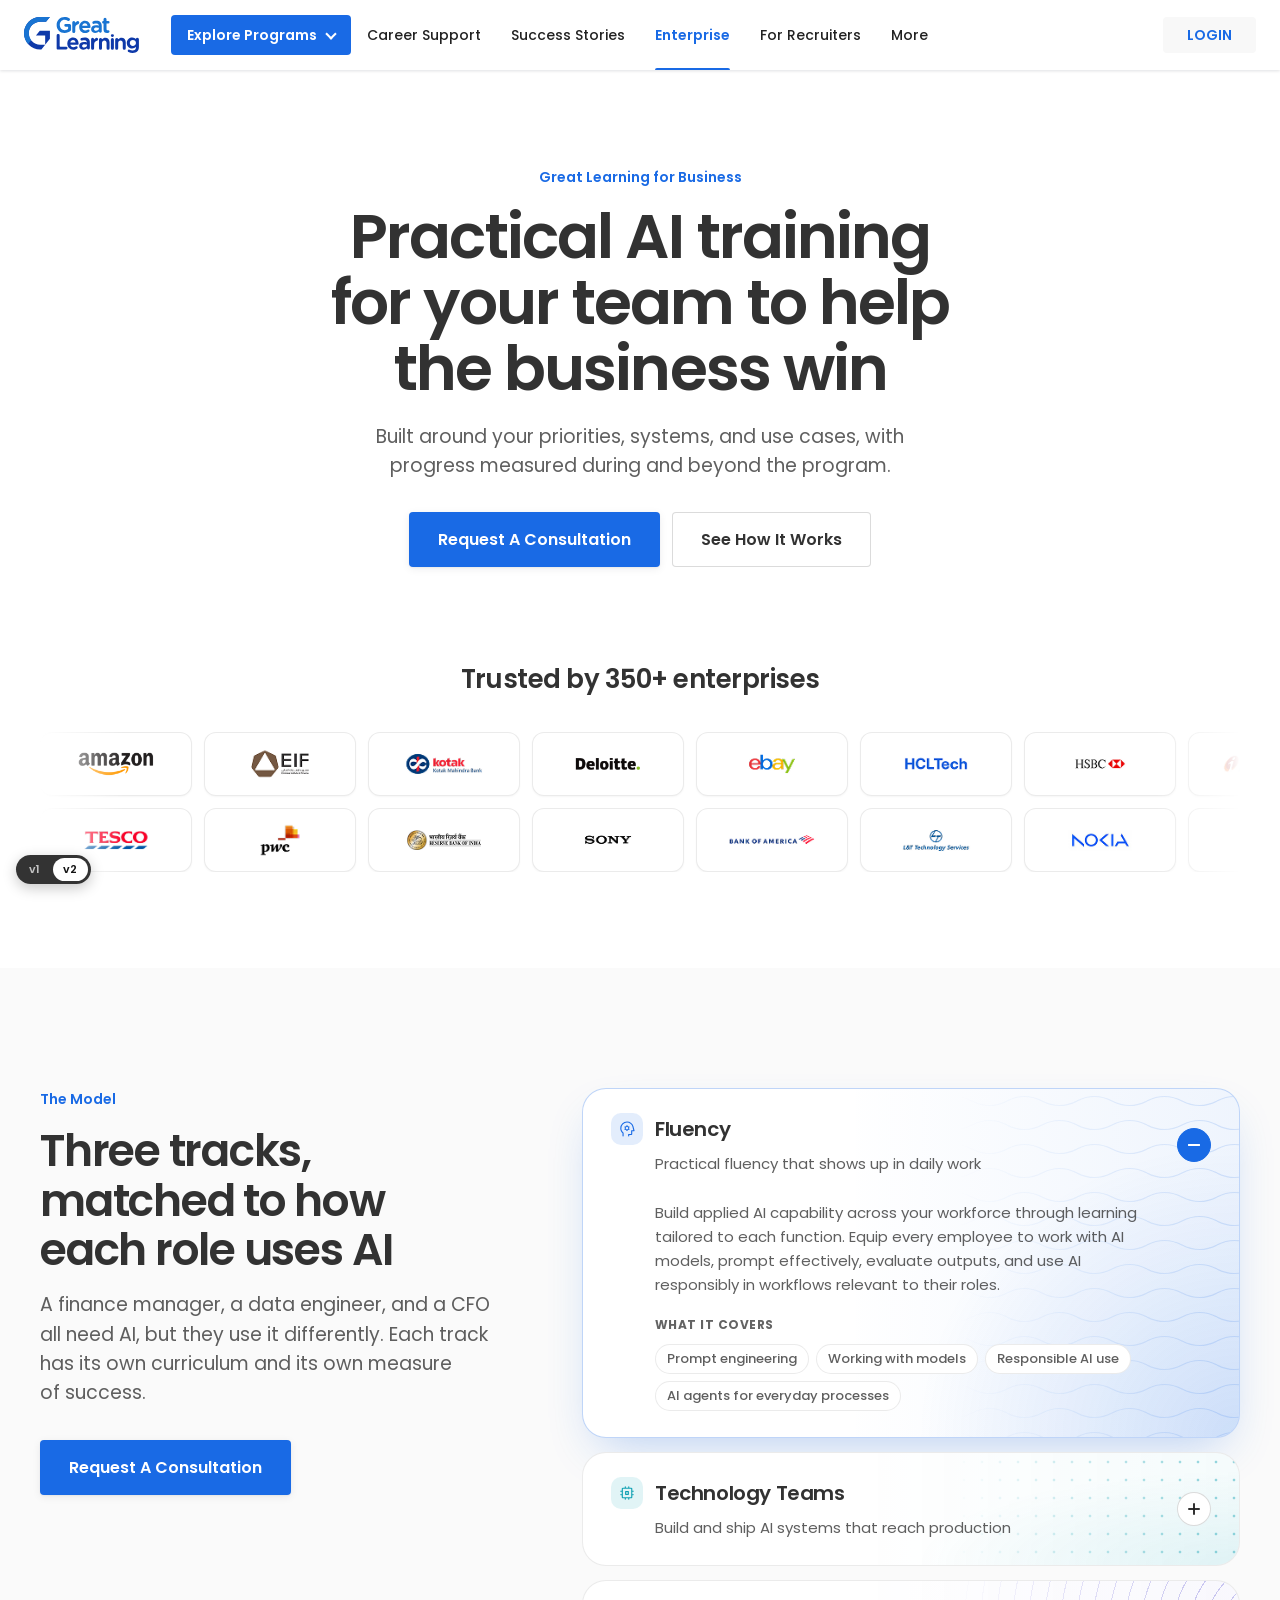
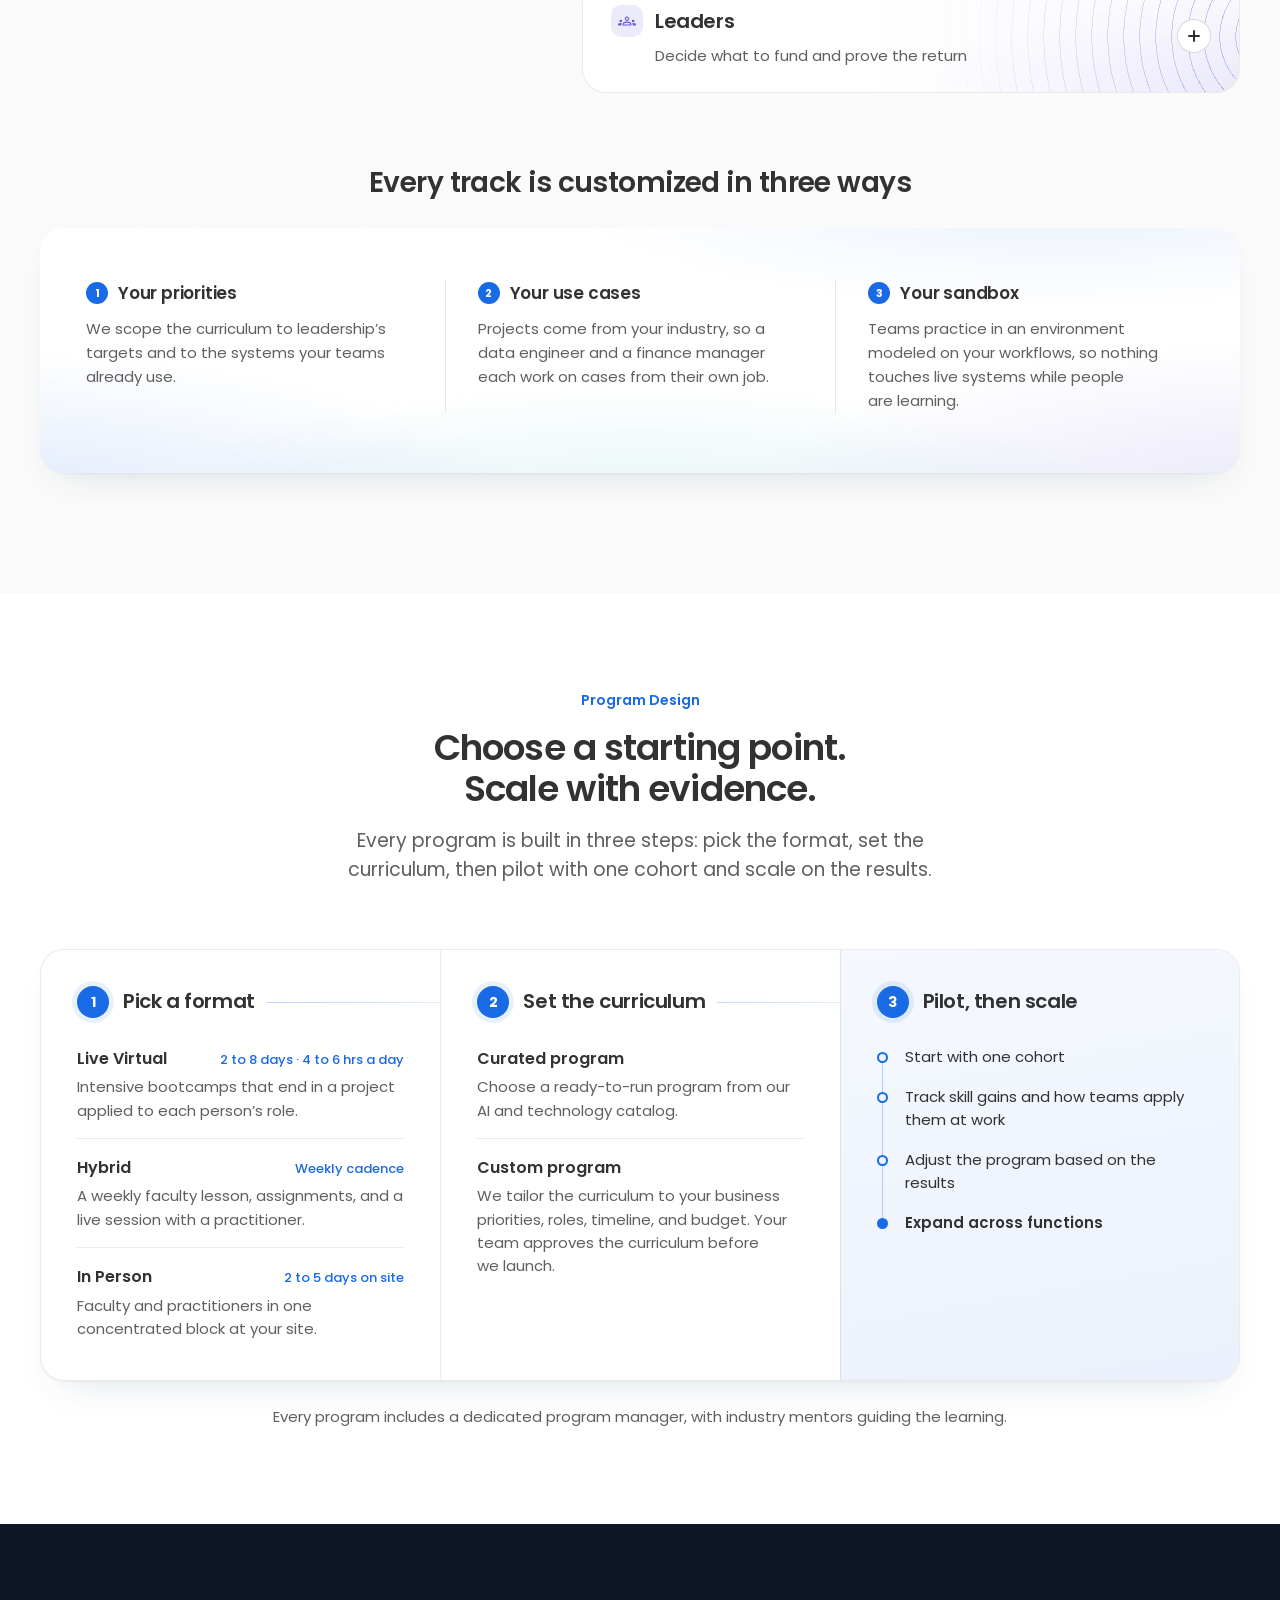
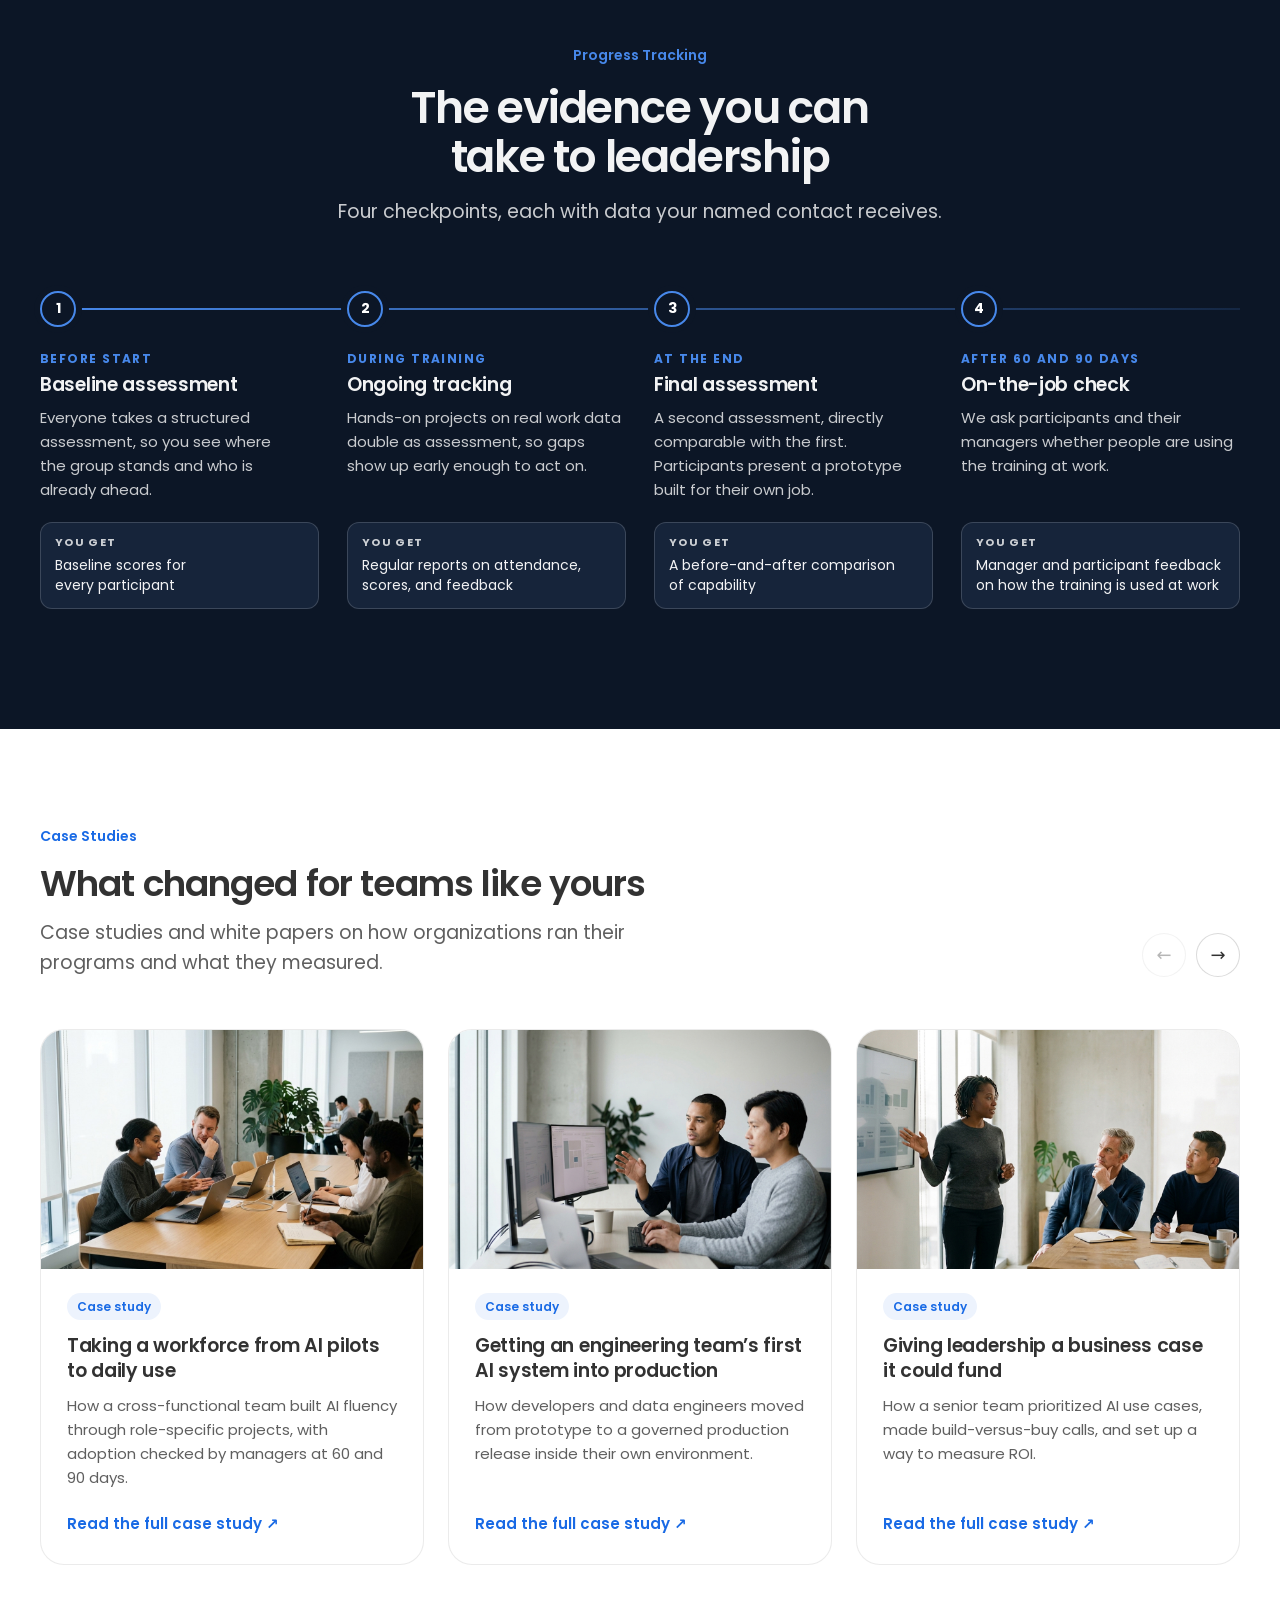
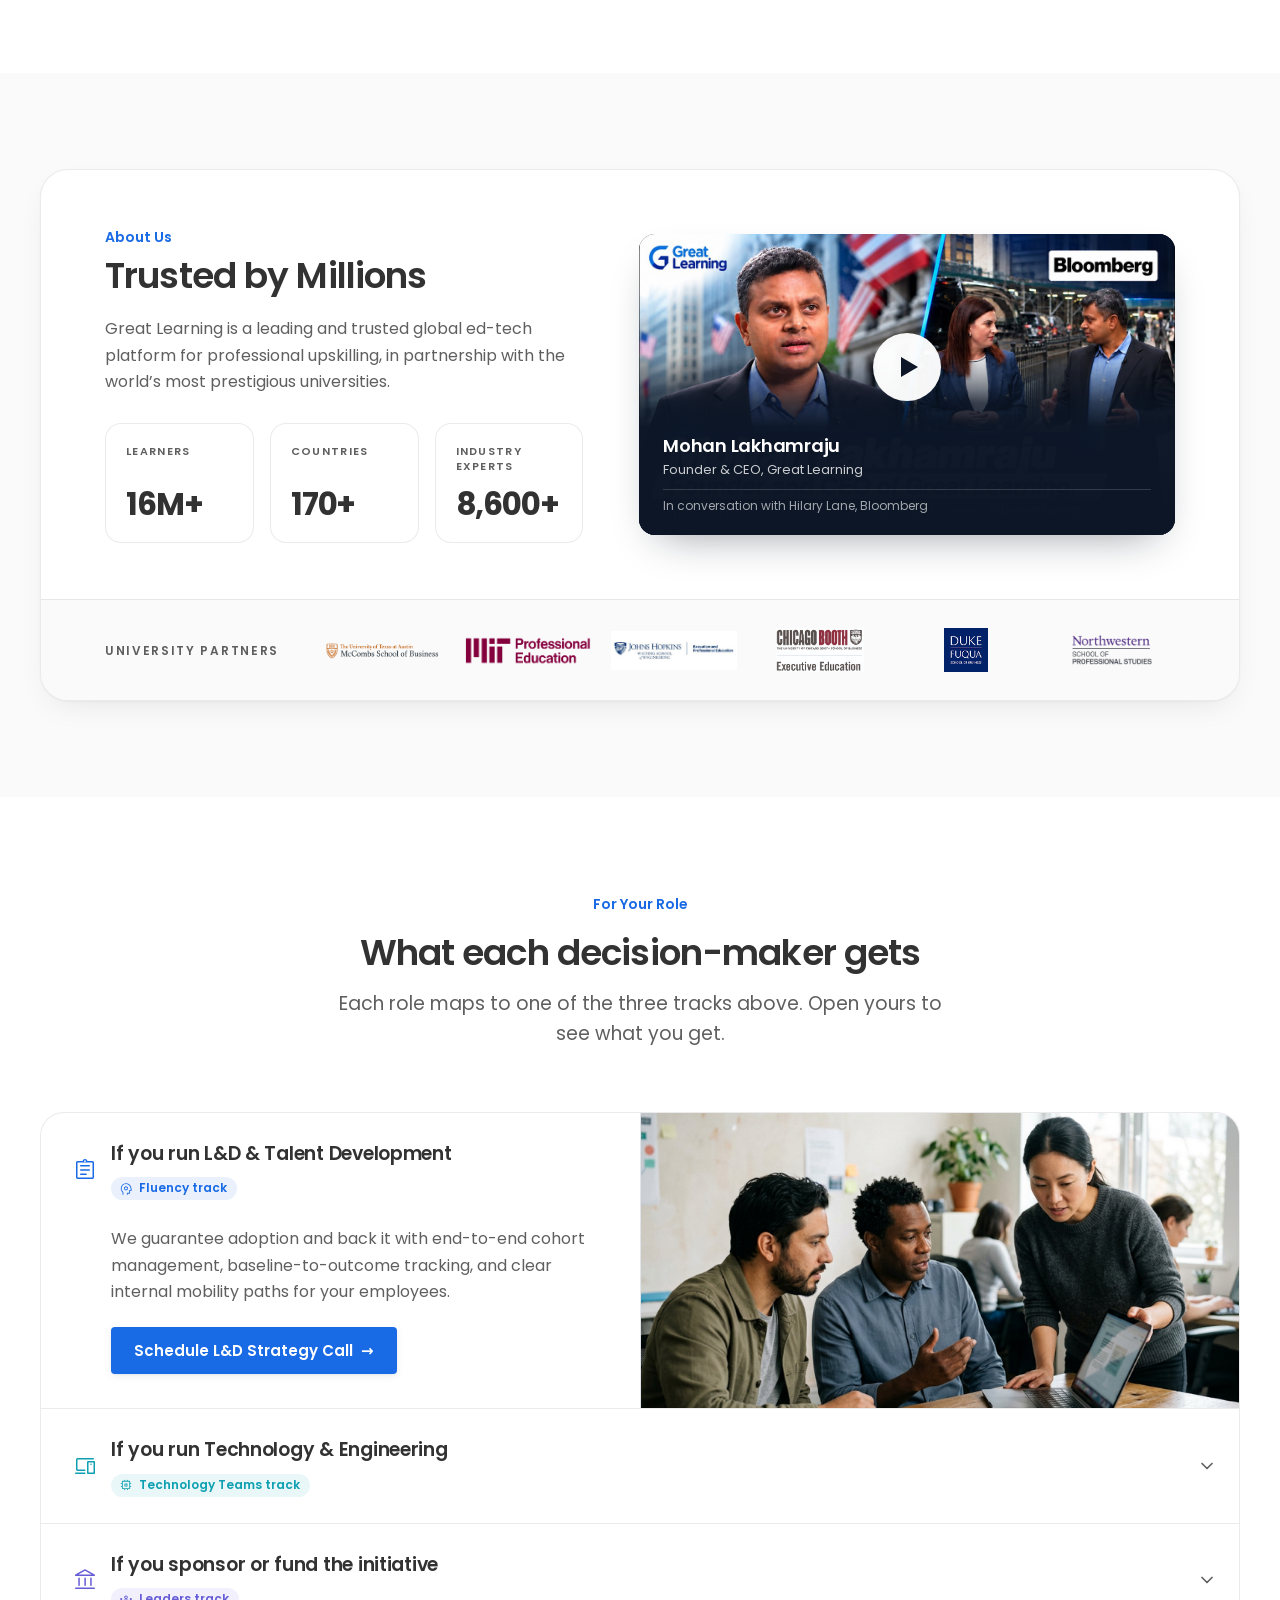
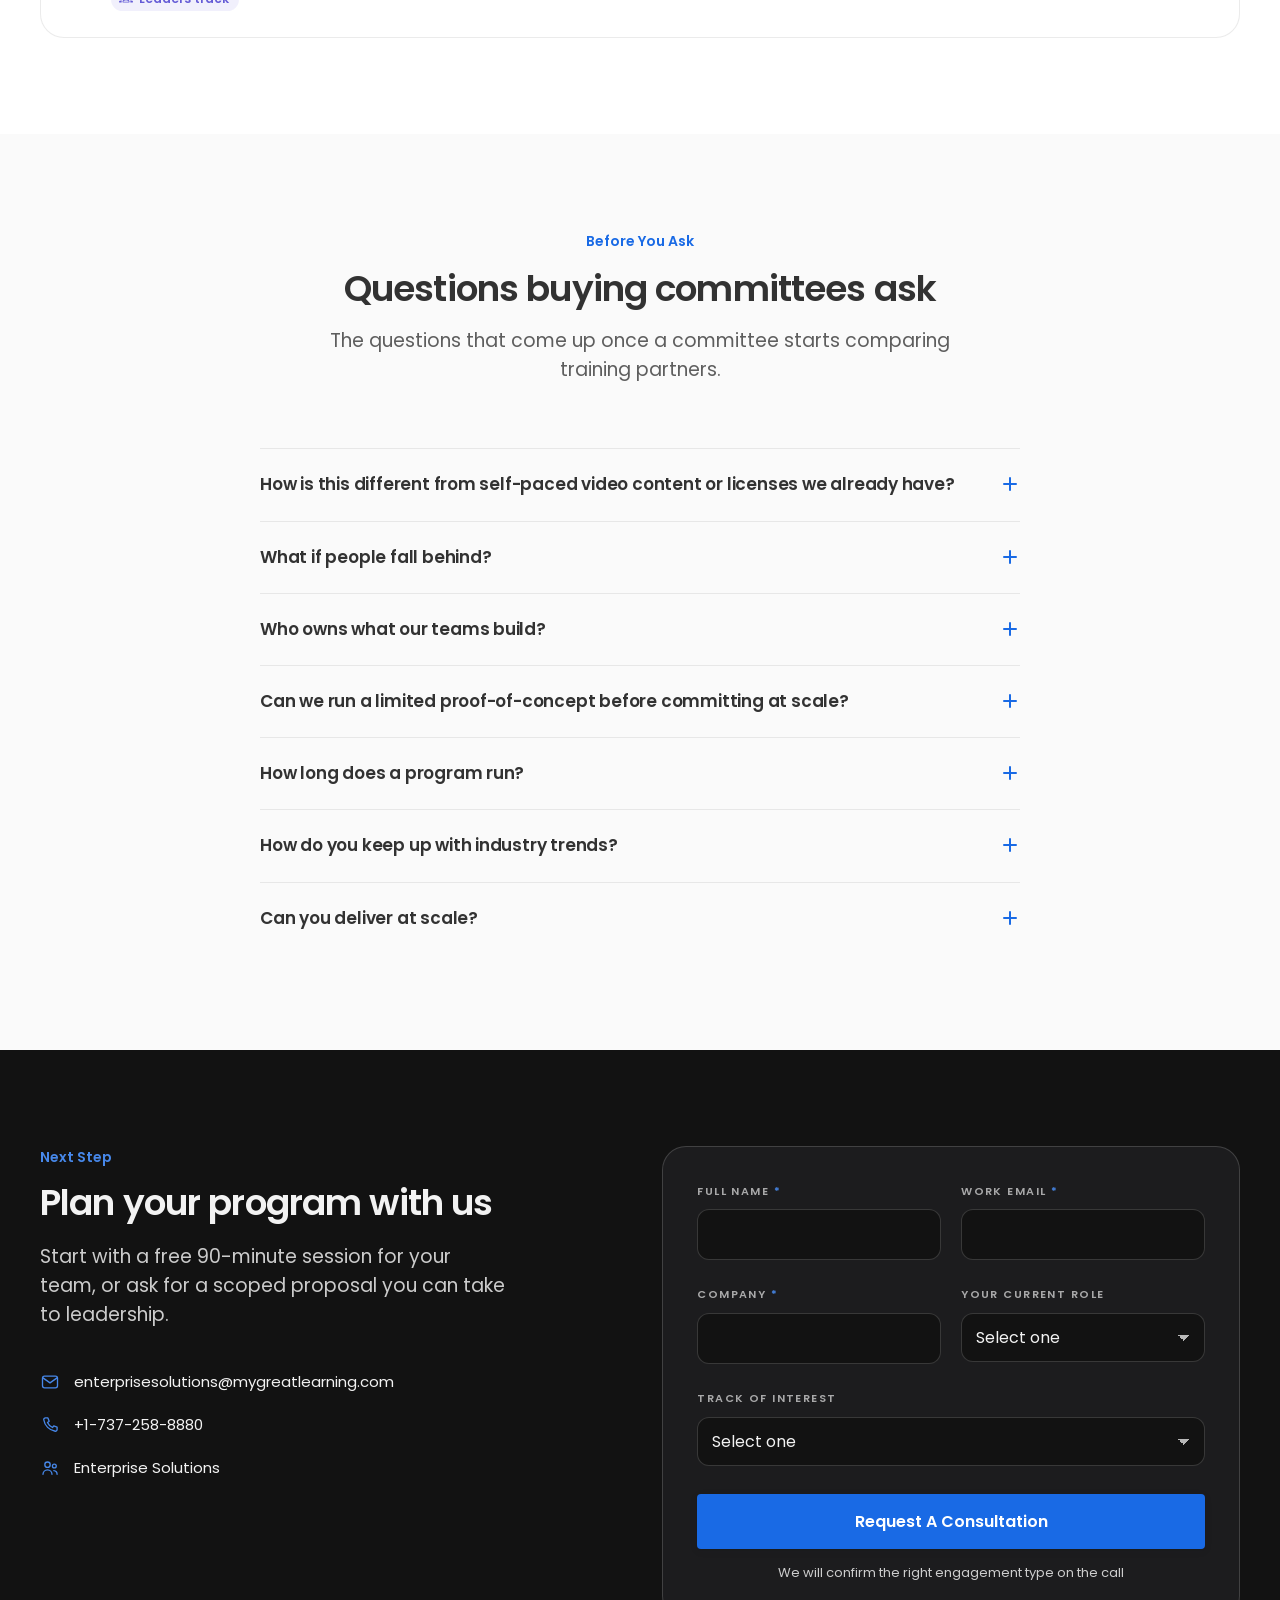
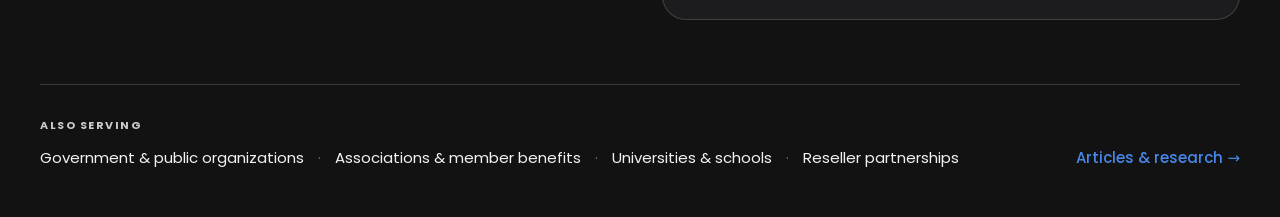
<file: v2/index.html>
<!DOCTYPE html>
<html lang="en-US">
<head>
<script>document.documentElement.classList.add('js');</script>
<meta charset="UTF-8">
<meta name="viewport" content="width=device-width, initial-scale=1, viewport-fit=cover">
<title>Enterprise AI Training for Your Workforce | Great Learning</title>
<meta name="description" content="Great Learning for Business builds AI training in three layers around your systems and use cases, measured against a baseline and followed up 90 days after the program ends.">
<meta name="theme-color" content="#196AE5">
<meta name="robots" content="index, follow">

<meta property="og:type" content="website">
<meta property="og:title" content="Enterprise AI Training for Your Workforce | Great Learning">
<meta property="og:description" content="Built around your priorities, systems, and use cases, with progress measured during and beyond the program.">
<meta property="og:site_name" content="Great Learning">
<meta name="twitter:card" content="summary_large_image">

<link rel="icon" href="data:image/svg+xml,%3Csvg xmlns='http://www.w3.org/2000/svg' viewBox='0 0 32 32'%3E%3Crect width='32' height='32' rx='7' fill='%230E39A9'/%3E%3Ctext x='16' y='22' font-family='Arial,sans-serif' font-size='18' font-weight='700' fill='white' text-anchor='middle'%3EG%3C/text%3E%3C/svg%3E">
<link rel="preconnect" href="https://fonts.googleapis.com">
<link rel="preconnect" href="https://fonts.gstatic.com" crossorigin>
<link rel="stylesheet" href="https://fonts.googleapis.com/css2?family=Poppins:wght@400;500;600;700&display=swap">
<link rel="stylesheet" href="/v2/assets/css/styles.css?v=202611101930">
<link rel="stylesheet" href="/assets/version-switch.css?v=202611101930">
</head>
<body>

<a class="skip-link" href="#main">Skip to main content</a>

<!-- ===================================================================
     Great Learning global navigation.
     Rebuilt from the live mygreatlearning.com header. The page-level nav
     described in the copy spec is deliberately not rendered.
     =================================================================== -->
<header class="site-header">
  <div class="header-inner">
    <a class="brand" href="https://www.mygreatlearning.com/" aria-label="Great Learning home">
      <img src="/assets/gl-logo.svg" alt="Great Learning" width="115" height="36">
    </a>

    <nav class="nav-desktop" aria-label="Primary">
      <a class="programs-pill" href="https://www.mygreatlearning.com/">Explore Programs <span class="chev" aria-hidden="true"></span></a>
      <a class="nav-link" href="https://www.mygreatlearning.com/gl-excelerate">Career Support</a>
      <a class="nav-link" href="https://www.mygreatlearning.com/alumni">Success Stories</a>
      <a class="nav-link" href="https://www.mygreatlearning.com/enterprise" aria-current="page">Enterprise</a>
      <a class="nav-link" href="https://www.mygreatlearning.com/hire-talent">For Recruiters</a>
      <a class="nav-link" href="https://www.mygreatlearning.com/blog/">More</a>
    </nav>

    <div class="header-right">
      <!-- GL's live mobile header carries a Programs pill beside the hamburger -->
      <a class="programs-pill programs-pill-mobile" href="https://www.mygreatlearning.com/">Programs <span class="chev" aria-hidden="true"></span></a>
      <a class="login-chip" href="https://www.mygreatlearning.com/">Login</a>
      <button type="button" class="hamburger" id="navToggle" aria-expanded="false" aria-controls="mobileDrawer" aria-label="Open menu">
        <span></span><span></span><span></span>
      </button>
    </div>
  </div>
</header>

<div class="drawer-backdrop" id="drawerBackdrop" hidden></div>

<aside class="drawer" id="mobileDrawer" aria-label="Site menu" hidden>
  <div class="drawer-head">
    <img src="/assets/gl-logo.svg" alt="Great Learning" width="103" height="32">
    <button type="button" class="drawer-close" id="drawerClose" aria-label="Close menu">&times;</button>
  </div>
  <nav aria-label="Mobile">
    <a href="https://www.mygreatlearning.com/">Explore Programs</a>
    <a href="https://www.mygreatlearning.com/gl-excelerate">Career Support</a>
    <a href="https://www.mygreatlearning.com/alumni">Success Stories</a>
    <a href="https://www.mygreatlearning.com/enterprise" aria-current="page">Enterprise</a>
    <a href="https://www.mygreatlearning.com/hire-talent">For Recruiters</a>
    <div class="drawer-sep"></div>
    <a href="https://www.mygreatlearning.com/webinars">Free Counselling Webinars</a>
    <a href="https://www.mygreatlearning.com/blog/">Blog</a>
    <a href="https://www.mygreatlearning.com/academy">Free Online Courses</a>
    <a href="https://www.mygreatlearning.com/academy/pro/resume-builder">AI Resume Builder</a>
    <div class="drawer-sep"></div>
    <a class="drawer-login" href="https://www.mygreatlearning.com/">Login</a>
  </nav>
</aside>

<main id="main">

<!-- ================================ 1 · Hero · standard ================== -->
<section class="s-standard hero">
  <div class="wrap">
    <div class="hero-copy reveal">
      <p class="kicker">Great Learning for Business</p>
      <h1 class="t-display">Practical AI training for your team to help the business win</h1>
      <p class="t-lead">Built around your priorities, systems, and use cases, with progress measured during and beyond the program.</p>
      <!-- Retired for the one-subtext rule. Approved source copy, restore if wanted:
           "Most companies have already bought AI training once. Licenses went out,
           completion rates came back, and nobody could say what changed." -->
      <div class="hero-actions">
        <a class="btn btn-lg btn-primary" href="#get-started">Request A Consultation</a>
        <a class="btn btn-lg btn-outline" href="#formats">See How It Works</a>
      </div>
    </div>

  </div>
</section>

<!-- ================================ 1b · Enterprises · band ==============
     Directly under the hero, so the claim and the logo wall land in the first
     fold. No container: the title and one marquee of two-logo columns sit on
     the page itself. This is the only moving element in view.
     ==================================================================== -->
<section class="s-band trust" aria-labelledby="trustTitle">
  <div class="wrap">
    <h2 class="trust-title reveal" id="trustTitle">Trusted by 350+ enterprises</h2>
  </div>
  <div class="wrap reveal">
      <div class="logo-marquee ent-marquee">
        <div class="logo-track">
          <ul class="logo-set" role="list">
              <li class="logo-col">
                <span class="logo-card"><img width="188" height="79" src="/assets/logos/amazon.png" alt="Amazon" decoding="async"></span>
                <span class="logo-card"><img width="125" height="53" src="/assets/logos/tesco.png" alt="Tesco" decoding="async"></span>
              </li>
              <li class="logo-col">
                <span class="logo-card"><img width="125" height="53" src="/assets/logos/eif.png" alt="EIF" decoding="async"></span>
                <span class="logo-card"><img width="125" height="53" src="/assets/logos/pwc.png" alt="PwC" decoding="async"></span>
              </li>
              <li class="logo-col">
                <span class="logo-card"><img width="125" height="53" src="/assets/logos/kotak.png" alt="Kotak" decoding="async"></span>
                <span class="logo-card"><img width="125" height="53" src="/assets/logos/rbi.png" alt="Reserve Bank of India" decoding="async"></span>
              </li>
              <li class="logo-col">
                <span class="logo-card"><img width="188" height="79" src="/assets/logos/deloitte.png" alt="Deloitte" decoding="async"></span>
                <span class="logo-card"><img width="125" height="53" src="/assets/logos/sony.png" alt="Sony" decoding="async"></span>
              </li>
              <li class="logo-col">
                <span class="logo-card"><img width="125" height="53" src="/assets/logos/ebay.png" alt="eBay" decoding="async"></span>
                <span class="logo-card"><img width="125" height="53" src="/assets/logos/bankOfAmerica.png" alt="Bank of America" decoding="async"></span>
              </li>
              <li class="logo-col">
                <span class="logo-card"><img width="125" height="53" src="/assets/logos/hcl.png" alt="HCLTech" decoding="async"></span>
                <span class="logo-card"><img width="125" height="53" src="/assets/logos/lt.png" alt="L&amp;T" decoding="async"></span>
              </li>
              <li class="logo-col">
                <span class="logo-card"><img width="125" height="53" src="/assets/logos/hsbc.png" alt="HSBC" decoding="async"></span>
                <span class="logo-card"><img width="125" height="53" src="/assets/logos/nokia.png" alt="Nokia" decoding="async"></span>
              </li>
              <li class="logo-col">
                <span class="logo-card"><img width="125" height="53" src="/assets/logos/icici.png" alt="ICICI" decoding="async"></span>
                <span class="logo-card"><img width="125" height="53" src="/assets/logos/saleforce.png" alt="Salesforce" decoding="async"></span>
              </li>
              <li class="logo-col">
                <span class="logo-card"><img width="125" height="53" src="/assets/logos/wipro.png" alt="Wipro" decoding="async"></span>
                <span class="logo-card"><img width="125" height="53" src="/assets/logos/visa.png" alt="Visa" decoding="async"></span>
              </li>
              <li class="logo-col">
                <span class="logo-card"><img width="125" height="53" src="/assets/logos/ltiMindTree.png" alt="LTIMindtree" decoding="async"></span>
                <span class="logo-card"><img width="125" height="53" src="/assets/logos/socalCen.png" alt="Société Générale" decoding="async"></span>
              </li>
              <li class="logo-col">
                <span class="logo-card"><img width="125" height="53" src="/assets/logos/northernTrust.png" alt="Northern Trust" decoding="async"></span>
                <span class="logo-card"><img width="188" height="80" src="/assets/logos/adobe.png" alt="Adobe" decoding="async"></span>
              </li>
          </ul>
          <ul class="logo-set" role="list" aria-hidden="true">
              <li class="logo-col">
                <span class="logo-card"><img width="188" height="79" src="/assets/logos/amazon.png" alt="" decoding="async"></span>
                <span class="logo-card"><img width="125" height="53" src="/assets/logos/tesco.png" alt="" decoding="async"></span>
              </li>
              <li class="logo-col">
                <span class="logo-card"><img width="125" height="53" src="/assets/logos/eif.png" alt="" decoding="async"></span>
                <span class="logo-card"><img width="125" height="53" src="/assets/logos/pwc.png" alt="" decoding="async"></span>
              </li>
              <li class="logo-col">
                <span class="logo-card"><img width="125" height="53" src="/assets/logos/kotak.png" alt="" decoding="async"></span>
                <span class="logo-card"><img width="125" height="53" src="/assets/logos/rbi.png" alt="" decoding="async"></span>
              </li>
              <li class="logo-col">
                <span class="logo-card"><img width="188" height="79" src="/assets/logos/deloitte.png" alt="" decoding="async"></span>
                <span class="logo-card"><img width="125" height="53" src="/assets/logos/sony.png" alt="" decoding="async"></span>
              </li>
              <li class="logo-col">
                <span class="logo-card"><img width="125" height="53" src="/assets/logos/ebay.png" alt="" decoding="async"></span>
                <span class="logo-card"><img width="125" height="53" src="/assets/logos/bankOfAmerica.png" alt="" decoding="async"></span>
              </li>
              <li class="logo-col">
                <span class="logo-card"><img width="125" height="53" src="/assets/logos/hcl.png" alt="" decoding="async"></span>
                <span class="logo-card"><img width="125" height="53" src="/assets/logos/lt.png" alt="" decoding="async"></span>
              </li>
              <li class="logo-col">
                <span class="logo-card"><img width="125" height="53" src="/assets/logos/hsbc.png" alt="" decoding="async"></span>
                <span class="logo-card"><img width="125" height="53" src="/assets/logos/nokia.png" alt="" decoding="async"></span>
              </li>
              <li class="logo-col">
                <span class="logo-card"><img width="125" height="53" src="/assets/logos/icici.png" alt="" decoding="async"></span>
                <span class="logo-card"><img width="125" height="53" src="/assets/logos/saleforce.png" alt="" decoding="async"></span>
              </li>
              <li class="logo-col">
                <span class="logo-card"><img width="125" height="53" src="/assets/logos/wipro.png" alt="" decoding="async"></span>
                <span class="logo-card"><img width="125" height="53" src="/assets/logos/visa.png" alt="" decoding="async"></span>
              </li>
              <li class="logo-col">
                <span class="logo-card"><img width="125" height="53" src="/assets/logos/ltiMindTree.png" alt="" decoding="async"></span>
                <span class="logo-card"><img width="125" height="53" src="/assets/logos/socalCen.png" alt="" decoding="async"></span>
              </li>
              <li class="logo-col">
                <span class="logo-card"><img width="125" height="53" src="/assets/logos/northernTrust.png" alt="" decoding="async"></span>
                <span class="logo-card"><img width="188" height="80" src="/assets/logos/adobe.png" alt="" decoding="async"></span>
              </li>
          </ul>
        </div>
      </div>
  </div>
</section>

<!-- ================================ 2 · Three tracks · full spread ====== -->
<section class="s-full" id="programs">
  <div class="wrap">
    <!-- Left: the claim and the ask. Right: the three tracks as an accordion,
         one open at a time. Below both: the three ways every track is
         customized, so the tracks and their customization read as one unit. -->
    <div class="model-grid">
      <div class="section-head section-head--left model-head reveal">
      <p class="kicker">The Model</p>
      <h2 class="t-h2-full">Three tracks, matched to how each role uses AI</h2>
      <p class="t-lead">A finance manager, a data engineer, and a CFO all need AI, but they use it differently. Each track has its own curriculum and its own measure of success.</p>
      <a class="btn btn-lg btn-primary section-cta" href="#get-started">Request A Consultation</a>
      <!-- Retired for the one-subtext rule. Approved source copy, restore if wanted:
           "Most programs treat them as one audience. We build in three layers, each
           with its own curriculum, format, and success measures." -->
      </div>

      <div class="deck reveal">
      <article class="deck-card" data-layer="1" data-state="active">
        <span class="deck-wash" aria-hidden="true"></span>
        <button type="button" class="deck-trigger" id="dt1" aria-expanded="true" aria-controls="dp1">
          <span class="deck-chev" aria-hidden="true"></span>
          <span class="deck-head"><span class="deck-ico" aria-hidden="true"><i class="ico ico-fluency"></i></span><span class="deck-title">Fluency</span></span>
          <span class="deck-lead-wrap"><span class="deck-lead">Practical fluency that shows up in daily work</span></span>
        </button>
        <div class="deck-body" id="dp1" role="region" aria-labelledby="dt1">
          <div class="deck-body-in">
            <p class="deck-copy">Build applied AI capability across your workforce through learning tailored to each function. Equip every employee to work with AI models, prompt effectively, evaluate outputs, and use AI responsibly in workflows relevant to their roles.</p>
            <p class="covers-label">What it covers</p>
            <ul class="chip-list">
                <li class="chip">Prompt engineering</li>
                <li class="chip">Working with models</li>
                <li class="chip">Responsible AI use</li>
                <li class="chip">AI agents for everyday processes</li>
            </ul>
          </div>
        </div>
      </article>
      <article class="deck-card" data-layer="2" data-state="resting">
        <span class="deck-wash" aria-hidden="true"></span>
        <button type="button" class="deck-trigger" id="dt2" aria-expanded="false" aria-controls="dp2">
          <span class="deck-chev" aria-hidden="true"></span>
          <span class="deck-head"><span class="deck-ico" aria-hidden="true"><i class="ico ico-technology"></i></span><span class="deck-title">Technology Teams</span></span>
          <span class="deck-lead-wrap"><span class="deck-lead">Build and ship AI systems that reach production</span></span>
        </button>
        <div class="deck-body" id="dp2" role="region" aria-labelledby="dt2">
          <div class="deck-body-in">
            <p class="deck-copy">Build the engineering depth to take AI from prototype to production across your technology teams. Equip developers, data engineers, and security specialists to build AI systems, ship them reliably, and run them with governance and compliance built in.</p>
            <p class="covers-label">What it covers</p>
            <ul class="chip-list">
                <li class="chip">Applied software development</li>
                <li class="chip">Data engineering</li>
                <li class="chip">Cybersecurity</li>
                <li class="chip">Prototype to production</li>
                <li class="chip">Governance and compliance</li>
            </ul>
          </div>
        </div>
      </article>
      <article class="deck-card" data-layer="3" data-state="resting">
        <span class="deck-wash" aria-hidden="true"></span>
        <button type="button" class="deck-trigger" id="dt3" aria-expanded="false" aria-controls="dp3">
          <span class="deck-chev" aria-hidden="true"></span>
          <span class="deck-head"><span class="deck-ico" aria-hidden="true"><i class="ico ico-leadership"></i></span><span class="deck-title">Leaders</span></span>
          <span class="deck-lead-wrap"><span class="deck-lead">Decide what to fund and prove the return</span></span>
        </button>
        <div class="deck-body" id="dp3" role="region" aria-labelledby="dt3">
          <div class="deck-body-in">
            <p class="deck-copy">Move your leadership team from experimenting with AI to executing on it through immersive, discussion-led sessions. Equip executives and senior sponsors to prioritize use cases, make build-versus-buy decisions, sponsor projects, and measure ROI.</p>
            <p class="covers-label">What it covers</p>
            <ul class="chip-list">
                <li class="chip">Use-case prioritization</li>
                <li class="chip">Build versus buy</li>
                <li class="chip">ROI and business case</li>
                <li class="chip">Scalable operating models</li>
            </ul>
          </div>
        </div>
      </article>
      </div>
    </div>

    <div class="sub-block model-custom reveal">
      <h3 class="t-h2-sm">Every track is customized in three ways</h3>
      <div class="pillars">
        <div class="pillar">
          <h4><span class="custom-num" aria-hidden="true">1</span>Your priorities</h4>
          <p class="t-sm">We scope the curriculum to leadership&rsquo;s targets and to the systems your teams already use.</p>
        </div>
        <div class="pillar">
          <h4><span class="custom-num" aria-hidden="true">2</span>Your use cases</h4>
          <p class="t-sm">Projects come from your industry, so a data engineer and a finance manager each work on cases from their own job.</p>
        </div>
        <div class="pillar">
          <h4><span class="custom-num" aria-hidden="true">3</span>Your sandbox</h4>
          <p class="t-sm">Teams practice in an environment modeled on your workflows, so nothing touches live systems while people are learning.</p>
        </div>
      </div>
    </div>
  </div>
</section>

<!-- ================================ 3 · Program design · tint ===========
     One process, read left to right: pick a format, set the curriculum, then
     pilot with one cohort and scale on the results. The format and program
     options live inside the step they belong to, so the section reads as how
     a program is designed rather than two separate lists.
     ==================================================================== -->
<section class="s-standard" id="formats">
  <div class="wrap">
    <div class="section-head reveal">
      <p class="kicker">Program Design</p>
      <h2 class="t-h2">Choose a starting point. Scale with evidence.</h2>
      <p class="t-lead">Every program is built in three steps: pick the format, set the curriculum, then pilot with one cohort and scale on the results.</p>
    </div>

    <ol class="pd-steps reveal" role="list" data-macc id="pdSteps">
      <li class="pd-step" data-macc-item>
        <div class="pd-head">
          <span class="pd-marker" aria-hidden="true">1</span>
          <h3 class="pd-title"><button type="button" class="macc-btn" data-macc-btn><span class="visually-hidden">Step 1: </span>Pick a format</button></h3>
        </div>
        <div class="macc-body" data-macc-body><div class="macc-in">
        <ul class="pd-options" role="list">
          <li class="pd-option">
            <p class="pd-opt-head"><b>Live Virtual</b><span>2 to 8 days &middot; 4 to 6 hrs a day</span></p>
            <p class="pd-opt-text">Intensive bootcamps that end in a project applied to each person&rsquo;s role.</p>
          </li>
          <li class="pd-option">
            <p class="pd-opt-head"><b>Hybrid</b><span>Weekly cadence</span></p>
            <p class="pd-opt-text">A weekly faculty lesson, assignments, and a live session with a practitioner.</p>
          </li>
          <li class="pd-option">
            <p class="pd-opt-head"><b>In Person</b><span>2 to 5 days on site</span></p>
            <p class="pd-opt-text">Faculty and practitioners in one concentrated block at your site.</p>
          </li>
        </ul>
        </div></div>
      </li>

      <li class="pd-step" data-macc-item>
        <div class="pd-head">
          <span class="pd-marker" aria-hidden="true">2</span>
          <h3 class="pd-title"><button type="button" class="macc-btn" data-macc-btn><span class="visually-hidden">Step 2: </span>Set the curriculum</button></h3>
        </div>
        <div class="macc-body" data-macc-body><div class="macc-in">
        <ul class="pd-options" role="list">
          <li class="pd-option">
            <p class="pd-opt-head"><b>Curated program</b></p>
            <p class="pd-opt-text">Choose a ready-to-run program from our AI and technology catalog.</p>
          </li>
          <li class="pd-option">
            <p class="pd-opt-head"><b>Custom program</b></p>
            <p class="pd-opt-text">We tailor the curriculum to your business priorities, roles, timeline, and budget. Your team approves the curriculum before we launch.</p>
          </li>
        </ul>
        </div></div>
      </li>

      <li class="pd-step pd-step--scale" data-macc-item>
        <div class="pd-head">
          <span class="pd-marker" aria-hidden="true">3</span>
          <h3 class="pd-title"><button type="button" class="macc-btn" data-macc-btn><span class="visually-hidden">Step 3: </span>Pilot, then scale</button></h3>
        </div>
        <div class="macc-body" data-macc-body><div class="macc-in">
        <ol class="pd-flow" role="list">
          <li>Start with one cohort</li>
          <li>Track skill gains and how teams apply them at work</li>
          <li>Adjust the program based on the results</li>
          <li>Expand across functions</li>
        </ol>
        </div></div>
      </li>
    </ol>

    <!-- Carried over from the retired "Our Commitments" section: the support
         every cohort gets, whatever the format or curriculum. -->
    <p class="pd-support reveal">Every program includes a dedicated program manager, with industry mentors guiding the learning.</p>
  </div>
</section>

<!-- ================================ 4 · Progress tracking · ink ========
     The training playbook as a four-step timeline, built to be scanned: when,
     what happens, and what the sponsor receives at each checkpoint. Horizontal
     on desktop, vertical on phones.
     ==================================================================== -->
<section class="s-ink" id="how-we-measure">
  <div class="wrap">
    <div class="section-head reveal">
      <p class="kicker">Progress Tracking</p>
      <h2 class="t-h2-full">The evidence you can take to leadership</h2>
      <p class="t-lead">Four checkpoints, each with data your named contact receives.</p>
    </div>

    <ol class="timeline reveal" role="list" data-macc id="tlSteps">
      <li class="tl-step" data-macc-item>
        <span class="tl-dot" aria-hidden="true">1</span>
        <p class="tl-when">Before start</p>
        <h3 class="tl-title"><button type="button" class="macc-btn" data-macc-btn>Baseline assessment</button></h3>
        <div class="macc-body" data-macc-body><div class="macc-in">
        <p class="tl-what">Everyone takes a structured assessment, so you see where the group stands and who is already ahead.</p>
        <p class="tl-get"><span>You get</span>Baseline scores for every participant</p>
        </div></div>
      </li>
      <li class="tl-step" data-macc-item>
        <span class="tl-dot" aria-hidden="true">2</span>
        <p class="tl-when">During training</p>
        <h3 class="tl-title"><button type="button" class="macc-btn" data-macc-btn>Ongoing tracking</button></h3>
        <div class="macc-body" data-macc-body><div class="macc-in">
        <p class="tl-what">Hands-on projects on real work data double as assessment, so gaps show up early enough to act on.</p>
        <p class="tl-get"><span>You get</span>Regular reports on attendance, scores, and feedback</p>
        </div></div>
      </li>
      <li class="tl-step" data-macc-item>
        <span class="tl-dot" aria-hidden="true">3</span>
        <p class="tl-when">At the end</p>
        <h3 class="tl-title"><button type="button" class="macc-btn" data-macc-btn>Final assessment</button></h3>
        <div class="macc-body" data-macc-body><div class="macc-in">
        <p class="tl-what">A second assessment, directly comparable with the first. Participants present a prototype built for their own job.</p>
        <p class="tl-get"><span>You get</span>A before-and-after comparison of capability</p>
        </div></div>
      </li>
      <li class="tl-step" data-macc-item>
        <span class="tl-dot" aria-hidden="true">4</span>
        <p class="tl-when">After 60 and 90 days</p>
        <h3 class="tl-title"><button type="button" class="macc-btn" data-macc-btn>On-the-job check</button></h3>
        <div class="macc-body" data-macc-body><div class="macc-in">
        <p class="tl-what">We ask participants and their managers whether people are using the training at work.</p>
        <p class="tl-get"><span>You get</span>Manager and participant feedback on how the training is used at work</p>
        </div></div>
      </li>
    </ol>
  </div>
</section>

<!-- ================================ 5 · Case studies · light ===========
     PLACEHOLDER CONTENT. The titles, summaries and images below are stand-ins
     so the layout can be judged; none describes a real engagement. Every link
     points at the blog index for now: replace each href with the published
     case study or white paper URL (they open in a new tab).

     Add or remove a card by adding or removing one <li class="cs-card">. Three
     fit across on desktop; with four or more the row scrolls sideways and the
     arrow buttons appear. Owner: Marketing / Enterprise Sales.
     ==================================================================== -->
<section class="s-light" id="case-studies">
  <div class="wrap">
    <div class="cs-head reveal">
      <div>
        <p class="kicker">Case Studies</p>
        <h2 class="t-h2">What changed for teams like yours</h2>
        <p class="t-lead">Case studies and white papers on how organizations ran their programs and what they measured.</p>
      </div>
      <div class="cs-nav" hidden>
        <button type="button" class="cs-arrow" data-dir="-1" aria-label="Previous case studies"><span aria-hidden="true">&larr;</span></button>
        <button type="button" class="cs-arrow" data-dir="1" aria-label="Next case studies"><span aria-hidden="true">&rarr;</span></button>
      </div>
    </div>

    <div class="cs-scroller reveal" id="caseStudies">
      <ul class="cs-track" role="list">
        <li class="cs-card">
          <a class="cs-link" href="https://www.mygreatlearning.com/blog/" target="_blank" rel="noopener">
            <span class="cs-media"><img src="/assets/layer1.jpg" alt="" width="1200" height="896" loading="lazy" decoding="async"></span>
            <span class="cs-body">
              <span class="cs-type">Case study</span>
              <span class="cs-title">Taking a workforce from AI pilots to daily use</span>
              <span class="cs-text">How a cross-functional team built AI fluency through role-specific projects, with adoption checked by managers at 60 and 90 days.</span>
              <span class="cs-cta">Read the full case study <span class="arr" aria-hidden="true">&#8599;</span><span class="visually-hidden"> (opens in a new tab)</span></span>
            </span>
          </a>
        </li>
        <li class="cs-card">
          <a class="cs-link" href="https://www.mygreatlearning.com/blog/" target="_blank" rel="noopener">
            <span class="cs-media"><img src="/assets/layer2.jpg" alt="" width="1200" height="896" loading="lazy" decoding="async"></span>
            <span class="cs-body">
              <span class="cs-type">Case study</span>
              <span class="cs-title">Getting an engineering team&rsquo;s first AI system into production</span>
              <span class="cs-text">How developers and data engineers moved from prototype to a governed production release inside their own environment.</span>
              <span class="cs-cta">Read the full case study <span class="arr" aria-hidden="true">&#8599;</span><span class="visually-hidden"> (opens in a new tab)</span></span>
            </span>
          </a>
        </li>
        <li class="cs-card">
          <a class="cs-link" href="https://www.mygreatlearning.com/blog/" target="_blank" rel="noopener">
            <span class="cs-media"><img src="/assets/layer3.jpg" alt="" width="1200" height="896" loading="lazy" decoding="async"></span>
            <span class="cs-body">
              <span class="cs-type">Case study</span>
              <span class="cs-title">Giving leadership a business case it could fund</span>
              <span class="cs-text">How a senior team prioritized AI use cases, made build-versus-buy calls, and set up a way to measure ROI.</span>
              <span class="cs-cta">Read the full case study <span class="arr" aria-hidden="true">&#8599;</span><span class="visually-hidden"> (opens in a new tab)</span></span>
            </span>
          </a>
        </li>
        <li class="cs-card">
          <a class="cs-link" href="https://www.mygreatlearning.com/blog/" target="_blank" rel="noopener">
            <span class="cs-media"><img src="/assets/feat-scene-2.jpg" alt="" width="1200" height="896" loading="lazy" decoding="async"></span>
            <span class="cs-body">
              <span class="cs-type">White paper</span>
              <span class="cs-title">Measuring capability, not completion</span>
              <span class="cs-text">Our approach to baseline and follow-up assessment, and what it shows sponsors about the return on training.</span>
              <span class="cs-cta">Read the white paper <span class="arr" aria-hidden="true">&#8599;</span><span class="visually-hidden"> (opens in a new tab)</span></span>
            </span>
          </a>
        </li>
      </ul>
    </div>
  </div>
</section>

<!-- ================================ 6 · About Great Learning ===========
     One card: the statement and the scale numbers on the left, the founder
     conversation (formerly the separate "Our Philosophy" band) on the right,
     and the university partners in a strip along the bottom.
     ==================================================================== -->
<section class="s-standard s-tint about" aria-labelledby="aboutTitle">
  <div class="wrap">
    <div class="about-card reveal">
      <div class="about-main">
        <div class="about-intro">
          <p class="kicker">About Us</p>
          <h2 class="t-h2 about-title" id="aboutTitle">Trusted by Millions</h2>
          <p class="t-body about-statement">Great Learning is a leading and trusted global ed-tech platform for professional upskilling, in partnership with the world&rsquo;s most prestigious universities.</p>
          <ul class="about-stats" role="list">
            <li class="about-stat"><span class="about-stat-label">Learners</span><b>16M+</b></li>
            <li class="about-stat"><span class="about-stat-label">Countries</span><b>170+</b></li>
            <li class="about-stat"><span class="about-stat-label">Industry Experts</span><b>8,600+</b></li>
          </ul>
        </div>

        <!-- The founder conversation: Mohan Lakhamraju with Hilary Lane of
             Bloomberg. The poster is the video's own YouTube thumbnail; its
             large baked-in name banner is covered by a lower third set in the
             page's type, so the name sits at a size that fits the card. -->
        <figure class="about-video">
          <button type="button" class="video-poster" id="videoTrigger" data-video="https://www.youtube-nocookie.com/embed/8oafiZlCLuw?autoplay=1&amp;rel=0" aria-label="Play video: Mohan Lakhamraju, Founder and CEO of Great Learning, in conversation with Hilary Lane, Bloomberg">
            <img class="video-thumb" src="/assets/founder-video.jpg" alt="" width="1280" height="720" loading="lazy" decoding="async">
            <span class="play" aria-hidden="true"></span>
            <span class="video-lower" aria-hidden="true">
              <span class="video-name">Mohan Lakhamraju</span>
              <span class="video-role">Founder &amp; CEO, Great Learning</span>
              <span class="video-with">In conversation with Hilary Lane, Bloomberg</span>
            </span>
          </button>
        </figure>
      </div>
      <div class="about-partners">
        <p class="about-partners-label">University partners</p>
        <ul class="about-unis" role="list">
            <li class="about-uni"><img width="651" height="85" src="/assets/gl-partners.png" alt="UT Austin McCombs School of Business" decoding="async"></li>
            <li class="about-uni"><img width="554" height="159" src="/assets/mit_pe.png" alt="MIT Professional Education" decoding="async"></li>
            <li class="about-uni"><img width="525" height="165" src="/assets/jhu.png" alt="Johns Hopkins University" decoding="async"></li>
            <li class="about-uni"><img width="285" height="142" src="/assets/chicago-booth.png" alt="Chicago Booth" decoding="async"></li>
            <li class="about-uni"><img width="147" height="147" src="/assets/duke-fuqua.png" alt="Duke Fuqua" decoding="async"></li>
            <li class="about-uni"><img width="400" height="210" src="/assets/uni-northwestern.png" alt="Northwestern" decoding="async"></li>
        </ul>
      </div>
    </div>
  </div>
</section>

<!-- ================================ 7 · For your role · standard ========
     Three seats, per the source copy spec.
     ==================================================================== -->
<section class="s-standard" id="for-your-role">
  <div class="wrap">
    <div class="section-head reveal">
      <p class="kicker">For Your Role</p>
      <h2 class="t-h2">What each decision-maker gets</h2>
      <p class="t-lead">Each role maps to one of the three tracks above. Open yours to see what you get.</p>
    </div>

    <!-- An accordion, one seat open at a time, in the same order as the three
         tracks in section 2: L&D maps to Fluency, Technology & Engineering to
         Technology Teams, and the sponsor to Leaders. Each seat carries its
         track's colour and tag. -->
    <div class="seats reveal" id="seatAccordion">
      <div class="seat" data-track="1" data-state="active">
        <!-- Sits outside the collapsing body so it can span the full height of
             the row, heading included. -->
        <div class="seat-media" aria-hidden="true">
          <img src="/assets/seat-2.jpg" alt="" width="1600" height="800" loading="lazy" decoding="async">
        </div>
        <h3 class="seat-h">
          <button type="button" class="seat-trigger" id="st1" aria-expanded="true" aria-controls="sb1">
            <span class="seat-ico" aria-hidden="true"><i class="ico ico-ld"></i></span>
            <span class="seat-text">
              <span class="seat-label">If you run L&amp;D &amp; Talent Development</span>
              <span class="seat-track"><i class="ico ico-fluency" aria-hidden="true"></i>Fluency track</span>
            </span>
            <span class="seat-chev" aria-hidden="true">
              <svg viewBox="0 0 24 24" fill="none" stroke="currentColor" stroke-width="2" stroke-linecap="round" stroke-linejoin="round"><path d="M6 9l6 6 6-6"/></svg>
            </span>
          </button>
        </h3>
        <div class="seat-body" id="sb1" role="region" aria-labelledby="st1">
          <div class="seat-body-in">
            <div class="seat-copy">
              <p class="t-body">We guarantee adoption and back it with end-to-end cohort management, baseline-to-outcome tracking, and clear internal mobility paths for your employees.</p>
              <a class="btn btn-primary" href="#get-started" data-interest="Fluency" data-role="L&amp;D &amp; Talent Development">Schedule L&amp;D Strategy Call <span class="arr" aria-hidden="true">&rarr;</span></a>
            </div>
          </div>
        </div>
      </div>
      <div class="seat" data-track="2" data-state="resting">
        <!-- Sits outside the collapsing body so it can span the full height of
             the row, heading included. -->
        <div class="seat-media" aria-hidden="true">
          <img src="/assets/seat-1.jpg" alt="" width="1600" height="800" loading="lazy" decoding="async">
        </div>
        <h3 class="seat-h">
          <button type="button" class="seat-trigger" id="st2" aria-expanded="false" aria-controls="sb2">
            <span class="seat-ico" aria-hidden="true"><i class="ico ico-run-tech"></i></span>
            <span class="seat-text">
              <span class="seat-label">If you run Technology &amp; Engineering</span>
              <span class="seat-track"><i class="ico ico-technology" aria-hidden="true"></i>Technology Teams track</span>
            </span>
            <span class="seat-chev" aria-hidden="true">
              <svg viewBox="0 0 24 24" fill="none" stroke="currentColor" stroke-width="2" stroke-linecap="round" stroke-linejoin="round"><path d="M6 9l6 6 6-6"/></svg>
            </span>
          </button>
        </h3>
        <div class="seat-body" id="sb2" role="region" aria-labelledby="st2">
          <div class="seat-body-in">
            <div class="seat-copy">
              <p class="t-body">Programs are built with working practitioners and taught inside your own environment. Progress is tracked against competency metrics you can take to the board.</p>
              <a class="btn btn-primary" href="#get-started" data-interest="Technology Teams" data-role="Technology &amp; Engineering">Schedule Technical Deep Dive <span class="arr" aria-hidden="true">&rarr;</span></a>
            </div>
          </div>
        </div>
      </div>
      <div class="seat" data-track="3" data-state="resting">
        <!-- Sits outside the collapsing body so it can span the full height of
             the row, heading included. -->
        <div class="seat-media" aria-hidden="true">
          <img src="/assets/seat-3.jpg" alt="" width="1600" height="800" loading="lazy" decoding="async">
        </div>
        <h3 class="seat-h">
          <button type="button" class="seat-trigger" id="st3" aria-expanded="false" aria-controls="sb3">
            <span class="seat-ico" aria-hidden="true"><i class="ico ico-finance"></i></span>
            <span class="seat-text">
              <span class="seat-label">If you sponsor or fund the initiative</span>
              <span class="seat-track"><i class="ico ico-leadership" aria-hidden="true"></i>Leaders track</span>
            </span>
            <span class="seat-chev" aria-hidden="true">
              <svg viewBox="0 0 24 24" fill="none" stroke="currentColor" stroke-width="2" stroke-linecap="round" stroke-linejoin="round"><path d="M6 9l6 6 6-6"/></svg>
            </span>
          </button>
        </h3>
        <div class="seat-body" id="sb3" role="region" aria-labelledby="st3">
          <div class="seat-body-in">
            <div class="seat-copy">
              <p class="t-body">Transparent per-cohort pricing and an evidence-based ROI framework, so the renewal decision rests on data.</p>
              <a class="btn btn-primary" href="#get-started" data-interest="Leaders" data-role="Sponsor or Budget Owner">Request Pricing &amp; Commercial Model <span class="arr" aria-hidden="true">&rarr;</span></a>
            </div>
          </div>
        </div>
      </div>
    </div>
  </div>
</section>

<dialog class="lightbox" id="videoLightbox" aria-label="Mohan Lakhamraju in conversation with Hilary Lane, Bloomberg">
  <button type="button" class="lightbox-close" id="lightboxClose" aria-label="Close video">&times;</button>
  <div class="lightbox-inner" id="lightboxInner"></div>
</dialog>

<!-- ================================ 8 · FAQ · light ==================== -->
<section class="s-light s-tint" id="faq">
  <div class="wrap faq-wrap">
    <div class="section-head reveal">
      <p class="kicker">Before You Ask</p>
      <h2 class="t-h2">Questions buying committees ask</h2>
      <p class="t-lead">The questions that come up once a committee starts comparing training partners.</p>
    </div>

    <div class="reveal">
      <details class="faq">
        <summary>How is this different from self-paced video content or licenses we already have?<span class="faq-sign" aria-hidden="true"></span></summary>
        <p class="t-body faq-answer">Licenses give people passive content, and completion rates tend to be low. Our programs have live faculty, projects on your own use cases, and skill growth you can measure against a baseline.</p>
      </details>
      <details class="faq">
        <summary>What if people fall behind?<span class="faq-sign" aria-hidden="true"></span></summary>
        <p class="t-body faq-answer">A dedicated program manager tracks progress, sends weekly updates to leadership, and gives participants direct feedback, so problems surface while the program is still running.</p>
      </details>
      <details class="faq">
        <summary>Who owns what our teams build?<span class="faq-sign" aria-hidden="true"></span></summary>
        <p class="t-body faq-answer">You do. Projects run on your use cases.</p>
      </details>
      <details class="faq">
        <summary>Can we run a limited proof-of-concept before committing at scale?<span class="faq-sign" aria-hidden="true"></span></summary>
        <p class="t-body faq-answer">Yes. Start with one cohort, track, or function, review the first assessment data, and expand from there.</p>
      </details>
      <details class="faq">
        <summary>How long does a program run?<span class="faq-sign" aria-hidden="true"></span></summary>
        <p class="t-body faq-answer">It depends on the format. Live Virtual runs 2 to 8 days, In Person runs 2 to 5 days, and Hybrid runs weekly over a couple of weeks. We set the schedule around your team&rsquo;s bandwidth.</p>
      </details>
      <details class="faq">
        <summary>How do you keep up with industry trends?<span class="faq-sign" aria-hidden="true"></span></summary>
        <p class="t-body faq-answer">We co-design curricula with practicing industry experts and update them based on ongoing research into new technologies.</p>
      </details>
      <details class="faq">
        <summary>Can you deliver at scale?<span class="faq-sign" aria-hidden="true"></span></summary>
        <p class="t-body faq-answer">Yes. We have run upskilling programs for 10,000+ employees at Fortune 500 companies worldwide.</p>
      </details>
    </div>
  </div>
</section>

<!-- ================================ 9 · Get started · terminal ========= -->
<section class="s-terminal" id="get-started">
  <div class="wrap terminal-grid">

    <div class="terminal-intro">
      <p class="kicker">Next Step</p>
      <h2 class="t-h2">Plan your program with us</h2>
      <p class="t-lead">Start with a free 90-minute session for your team, or ask for a scoped proposal you can take to leadership.</p>

      <ul class="contact-list" role="list">
        <li>
          <span class="contact-ico" aria-hidden="true">
            <svg viewBox="0 0 24 24" fill="none" stroke="currentColor" stroke-width="1.6" stroke-linecap="round" stroke-linejoin="round"><rect x="3" y="5" width="18" height="14" rx="2.5"/><path d="M3.5 7 12 13l8.5-6"/></svg>
          </span>
          <a href="mailto:enterprisesolutions@mygreatlearning.com">enterprisesolutions@mygreatlearning.com</a>
        </li>
        <li>
          <span class="contact-ico" aria-hidden="true">
            <svg viewBox="0 0 24 24" fill="none" stroke="currentColor" stroke-width="1.6" stroke-linecap="round" stroke-linejoin="round"><path d="M6.5 3.5h3l1.5 4-2 1.5a12 12 0 0 0 6 6l1.5-2 4 1.5v3a2 2 0 0 1-2.2 2A16.5 16.5 0 0 1 4.5 5.7 2 2 0 0 1 6.5 3.5z"/></svg>
          </span>
          <a href="tel:+17372588880">+1-737-258-8880</a>
        </li>
        <li>
          <span class="contact-ico" aria-hidden="true">
            <svg viewBox="0 0 24 24" fill="none" stroke="currentColor" stroke-width="1.6" stroke-linecap="round" stroke-linejoin="round"><circle cx="9" cy="8" r="3.2"/><path d="M3.6 19.6a5.4 5.4 0 0 1 10.8 0"/><circle cx="17.2" cy="9.6" r="2.3"/><path d="M16.6 15.2a4.5 4.5 0 0 1 3.9 4.4"/></svg>
          </span>
          <span>Enterprise Solutions</span>
        </li>
      </ul>
    </div>

    <div class="form-card">
      <form id="consultForm" novalidate>
        <div class="field-grid">
          <div class="field">
            <label for="fullName">Full Name <span class="req" aria-hidden="true">*</span></label>
            <input type="text" id="fullName" name="fullName" autocomplete="name" required aria-required="true" aria-describedby="fullNameError">
            <span class="field-error" id="fullNameError"></span>
          </div>
          <div class="field">
            <label for="workEmail">Work Email <span class="req" aria-hidden="true">*</span></label>
            <input type="email" id="workEmail" name="workEmail" autocomplete="email" required aria-required="true" aria-describedby="workEmailError">
            <span class="field-error" id="workEmailError"></span>
          </div>
          <div class="field">
            <label for="company">Company <span class="req" aria-hidden="true">*</span></label>
            <input type="text" id="company" name="company" autocomplete="organization" required aria-required="true" aria-describedby="companyError">
            <span class="field-error" id="companyError"></span>
          </div>
          <div class="field">
            <label for="currentRole">Your Current Role</label>
            <select id="currentRole" name="currentRole">
              <option value="">Select one</option>
              <option>L&amp;D &amp; Talent Development</option>
              <option>Technology &amp; Engineering</option>
              <option>Sponsor or Budget Owner</option>
              <option>Other</option>
            </select>
          </div>
          <div class="field field-full">
            <label for="interest">Track Of Interest</label>
            <select id="interest" name="interest">
              <option value="">Select one</option>
              <option>Fluency</option>
              <option>Technology Teams</option>
              <option>Leaders</option>
              <option>Not Sure Yet</option>
            </select>
          </div>
        </div>

        <div class="form-foot">
          <button type="submit" class="btn btn-lg btn-primary btn-block">Request A Consultation</button>
          <p class="form-note">We will confirm the right engagement type on the call</p>
        </div>
        <p class="visually-hidden" role="status" aria-live="polite" id="formStatus"></p>
      </form>

      <div class="form-success" id="formSuccess" hidden>
        <h3 class="t-h3">Thank you. Your request is in.</h3>
        <p class="t-body">A member of the Enterprise Solutions team will reply within one business day to confirm the right engagement type.</p>
      </div>
    </div>

  </div>

  <!-- The global site footer follows directly, so this page carries no footer
       of its own. The two things only this page had, the other audiences and
       the insights link, sit here as the last row of the ask. -->
  <div class="wrap">
    <div class="terminal-foot">
      <div class="terminal-foot-aud">
        <p class="terminal-foot-h">Also serving</p>
        <ul class="terminal-foot-list" role="list">
          <li>Government &amp; public organizations</li>
          <li>Associations &amp; member benefits</li>
          <li>Universities &amp; schools</li>
          <li>Reseller partnerships</li>
        </ul>
      </div>
      <a class="terminal-foot-link" href="https://www.mygreatlearning.com/blog/">Articles &amp; research <span class="arr" aria-hidden="true">&rarr;</span></a>
    </div>
  </div>
</section>

</main>


<!-- Review-only version switch. Remove before launch. -->
<nav class="version-switch" aria-label="Page version">
  <a href="/">v1</a>
  <a href="/v2" aria-current="page">v2</a>
</nav>
<script src="/v2/assets/js/main.js?v=202611101930" defer></script>
</body>
</html>
</file>
<file: assets/css/styles.css>
/* ==========================================================================
   Great Learning — Enterprise (B2B)
   Tokens inherited from the Great Learning design system for cross-property
   consistency. Identity preservation: Poppins and #196AE5 are committed brand.
   ========================================================================== */

:root {
  /* Brand */
  --primary-main: #196AE5;
  --primary-dark: #0F4089;
  --primary-light: #4788EA;
  --primary-wash: #F0F5FE;
  --primary-hover: rgba(25, 106, 229, .04);

  /* Text on light */
  --text-primary: rgba(33, 33, 33, .92);
  --text-secondary: rgba(33, 33, 33, .72);
  --text-tertiary: rgba(33, 33, 33, .70);

  /* Surfaces */
  --bg-paper: #FFFFFF;
  --bg-default: #FAFAFA;
  --bg-wash: #F4F7FC;
  --ink: #0C1626;
  --ink-raised: #16243A;

  /* Text on ink — verified ≥4.5:1 against --ink */
  --ink-text: rgba(255, 255, 255, .95);
  --ink-text-secondary: rgba(255, 255, 255, .78);
  --ink-border: rgba(255, 255, 255, .16);

  /* Lines */
  --divider: rgba(33, 33, 33, .09);
  --divider-strong: rgba(33, 33, 33, .16);

  /* Draft marker — amber, used as full border plus tint, never a side stripe */
  --draft-bg: #FFFBF0;
  --draft-border: #E8C36A;
  --draft-ink: #573A04;

  /* Radius */
  --r-sm: 4px;
  --r-md: 12px;
  --r-lg: 16px;
  --r-xl: 24px;
  --r-panel: 28px;
  --r-pill: 9999px;

  /* Elevation */
  --shadow-1: 0 1px 3px rgba(12, 22, 38, .06), 0 1px 1px rgba(12, 22, 38, .05);
  --shadow-2: 0 2px 8px rgba(12, 22, 38, .07), 0 1px 2px rgba(12, 22, 38, .05);
  --shadow-4: 0 8px 24px rgba(12, 22, 38, .08), 0 2px 6px rgba(12, 22, 38, .05);
  --shadow-8: 0 18px 48px rgba(12, 22, 38, .12), 0 4px 12px rgba(12, 22, 38, .06);

  /* Type */
  --font-sans: 'Poppins', system-ui, -apple-system, 'Segoe UI', sans-serif;

  /* Layout */
  --max-width: 1280px;
  --measure: 62ch;
  --gutter: 24px;
  --header-h: 56px;

  /* Motion — strong curves; CSS defaults are too weak */
  --ease-out: cubic-bezier(0.23, 1, 0.32, 1);
  --ease-in-out: cubic-bezier(0.77, 0, 0.175, 1);
  --ease-drawer: cubic-bezier(0.32, 0.72, 0, 1);
  /* Reserved for the hero switcher, so it reads as more considered than a hover */
  --ease-feature: cubic-bezier(0.5, 0, 0.5, 1);
  --dur-feature: 600ms;

  /* Semantic z-index scale */
  --z-base: 1;
  --z-sticky: 100;
  --z-drawer-backdrop: 200;
  --z-drawer: 210;
  --z-modal-backdrop: 300;
  --z-modal: 310;
}

@media (min-width: 992px) {
  :root { --gutter: 40px; }
}

/* The full GL nav needs 1120px to sit on one row without the last item sliding
   under the Login chip. Below that the hamburger drawer carries every link. */
@media (min-width: 1120px) {
  :root { --header-h: 70px; }
}

/* ==========================================================================
   Reset and base
   ========================================================================== */

*, *::before, *::after { box-sizing: border-box; }

html {
  -webkit-text-size-adjust: 100%;
  scroll-behavior: smooth;
}

@media (prefers-reduced-motion: reduce) {
  html { scroll-behavior: auto; }
}

body {
  margin: 0;
  background: var(--bg-paper);
  color: var(--text-primary);
  font: 400 16px/1.6 var(--font-sans);
  -webkit-font-smoothing: antialiased;
  -moz-osx-font-smoothing: grayscale;
  overflow-x: hidden;
}

h1, h2, h3, h4, p, ul, ol, dl, dd, figure, blockquote { margin: 0; }
ul, ol { padding: 0; list-style: none; }
img, svg, video { display: block; max-width: 100%; }
img { height: auto; }
button { font: inherit; color: inherit; }
a { color: inherit; }

:focus-visible {
  outline: 2px solid var(--primary-main);
  outline-offset: 2px;
  border-radius: 2px;
}

.skip-link {
  position: absolute;
  left: 12px;
  top: -64px;
  z-index: var(--z-modal);
  padding: 12px 20px;
  background: var(--primary-main);
  color: #fff;
  font: 600 14px var(--font-sans);
  text-decoration: none;
  border-radius: var(--r-sm);
  transition: top 180ms var(--ease-out);
}
.skip-link:focus { top: 12px; }

.visually-hidden {
  position: absolute;
  width: 1px; height: 1px;
  padding: 0; margin: -1px;
  overflow: hidden;
  clip: rect(0 0 0 0);
  white-space: nowrap;
  border: 0;
}

/* ==========================================================================
   Typography scale — modular, fluid, ≥1.25 between steps
   ========================================================================== */

h1, h2, h3 { text-wrap: balance; font-weight: 600; }
p { text-wrap: pretty; }

.t-display {
  font-size: clamp(2.375rem, 1.55rem + 3.4vw, 3.875rem);
  line-height: 1.06;
  letter-spacing: -0.032em;
}
.t-h2-full {
  font-size: clamp(2rem, 1.5rem + 2.1vw, 2.75rem);
  line-height: 1.12;
  letter-spacing: -0.028em;
}
.t-h2 {
  font-size: clamp(1.75rem, 1.45rem + 1.25vw, 2.25rem);
  line-height: 1.15;
  letter-spacing: -0.024em;
}
.t-h2-sm {
  font-size: clamp(1.5rem, 1.35rem + 0.6vw, 1.75rem);
  line-height: 1.2;
  letter-spacing: -0.02em;
}
.t-h3 {
  font-size: 1.25rem;
  line-height: 1.3;
  letter-spacing: -0.012em;
}
.t-lead {
  font-size: clamp(1.0625rem, 1rem + 0.25vw, 1.1875rem);
  line-height: 1.55;
  color: var(--text-secondary);
}
.t-body { font-size: 1rem; line-height: 1.65; color: var(--text-secondary); }
.t-sm { font-size: 0.9375rem; line-height: 1.6; color: var(--text-secondary); }
.t-xs { font-size: 0.8125rem; line-height: 1.5; color: var(--text-tertiary); }

.measure { max-width: var(--measure); }
.measure-narrow { max-width: 46ch; }

/* ==========================================================================
   Layout
   ========================================================================== */

.wrap {
  width: 100%;
  max-width: var(--max-width);
  margin-inline: auto;
  padding-inline: var(--gutter);
}

/* Section weight system.
   The source spec is explicit that the failed prototype applied one uniform
   template to every section and flattened all hierarchy. These five densities
   are the fix. Mobile padding is roughly half of desktop. */

.s-band     { padding-block: 32px; }
.s-light    { padding-block: 48px; }
.s-standard { padding-block: 48px; }
.s-full     { padding-block: 56px; }
.s-terminal { padding-block: 48px; }

@media (min-width: 768px) {
  .s-band     { padding-block: 56px; }
  .s-light    { padding-block: 96px; }
  .s-standard { padding-block: 96px; }
  .s-full     { padding-block: 120px; }
  .s-terminal { padding-block: 96px; }
}

.s-full { background: var(--bg-default); }
.s-terminal { background: var(--ink); color: var(--ink-text); }

/* Ground alternation. One alternate ground, not several, so the page reads as
   banded rather than patchworked. From section 3 onward the grounds run
   tinted, white, ink, white, tinted, white, tinted, white, ink, which gives
   every section an edge against its neighbours without adding a colour. */
.s-tint { background: var(--bg-default); }

section[id] { scroll-margin-top: calc(var(--header-h) + 16px); }

/* ==========================================================================
   Kicker — the eyebrow, deliberately NOT tiny-uppercase-tracked.
   The source copy mandates an eyebrow on nine sections; rendering all nine as
   small caps with wide tracking is the saturated AI section-grammar tell, so
   the content is kept and the treatment is not.
   ========================================================================== */

.kicker {
  margin-bottom: 16px;
  font-size: 0.875rem;
  font-weight: 600;
  color: var(--primary-main);
  letter-spacing: 0;
}
.s-terminal .kicker { color: var(--primary-light); }

/* Centered header block: kicker, H2, then a subhead on a narrow measure. */
.section-head {
  margin-bottom: 40px;
  text-align: center;
  max-width: 720px;
  margin-inline: auto;
}
.section-head .t-lead,
.section-head .t-body { margin-inline: auto; max-width: 640px; }
.section-head .t-lead { margin-top: 16px; }
.section-head .t-body { margin-top: 14px; }

@media (min-width: 768px) {
  .section-head { margin-bottom: 64px; }
}

/* The founder band sits beside its video, so its header stays left aligned. */
.section-head--left {
  text-align: left;
  margin-inline: 0;
  margin-bottom: 0;
}
.section-head--left .t-lead,
.section-head--left .t-body { margin-inline: 0; }

/* Panel: the stacked full-width block Calendly uses for staged content,
   at a radius that still reads as Great Learning rather than pill-soft. */
.panel {
  padding: 32px 24px;
  border-radius: var(--r-panel);
  background: var(--bg-paper);
  border: 1px solid var(--divider);
}
.panel + .panel { margin-top: 20px; }
@media (min-width: 860px) {
  .panel {
    display: grid;
    grid-template-columns: 1fr 1fr;
    gap: 56px;
    align-items: center;
    padding: 48px;
  }
  .panel-reverse > :first-child { order: 2; }
}

/* ==========================================================================
   Buttons
   ========================================================================== */

.btn {
  display: inline-flex;
  align-items: center;
  justify-content: center;
  gap: 8px;
  min-height: 44px;
  padding: 11px 22px;
  border: 1px solid transparent;
  border-radius: var(--r-sm);
  background: none;
  font: 600 0.9375rem var(--font-sans);
  text-decoration: none;
  text-align: center;
  cursor: pointer;
  transition: background-color 160ms var(--ease-out),
              border-color 160ms var(--ease-out),
              color 160ms var(--ease-out),
              box-shadow 160ms var(--ease-out),
              transform 120ms var(--ease-out);
}
.btn:active { transform: scale(0.97); }

.btn-lg { min-height: 52px; padding: 14px 28px; font-size: 1rem; }

.btn-primary { background: var(--primary-main); color: #fff; box-shadow: var(--shadow-2); }
.btn-primary:hover { background: var(--primary-dark); box-shadow: var(--shadow-4); }

.btn-outline {
  border-color: var(--divider-strong);
  color: var(--text-primary);
  background: var(--bg-paper);
}
.btn-outline:hover { border-color: var(--primary-main); color: var(--primary-main); background: var(--primary-hover); }

.btn-quiet {
  padding: 11px 0;
  min-height: 44px;
  color: var(--primary-main);
  font-weight: 600;
}
.btn-quiet .arr { transition: transform 200ms var(--ease-out); }
.btn-quiet:hover .arr { transform: translateX(4px); }

.s-terminal .btn-outline {
  background: transparent;
  border-color: var(--ink-border);
  color: var(--ink-text);
}
.s-terminal .btn-outline:hover { border-color: #fff; background: rgba(255,255,255,.06); color: #fff; }

/* ==========================================================================
   Icons
   The supplied marks are single colour with fill="currentColor". Painting them
   through a mask keeps one file per icon while letting each context set its own
   colour, which an <img> could not do, and avoids inlining the path data three
   times over.
   ========================================================================== */

.ico {
  display: block;
  background: currentColor;
  -webkit-mask: var(--ico) center / contain no-repeat;
          mask: var(--ico) center / contain no-repeat;
}
/* Inlined as data URIs rather than referenced as files. A mask pointing at an
   external SVG is blocked when the page is opened straight from disk over
   file://, which is how this gets reviewed, so the icons vanished while the
   badges behind them still drew. Inlining also removes three requests. */
.ico-fluency { --ico: url("data:image/svg+xml,%3Csvg fill='currentColor' xmlns='http://www.w3.org/2000/svg' width='48' height='48' viewBox='0 -960 960 960'%3E%3Cstyle%3Esvg:root{color:%23196ae5}%3C/style%3E%3Cpath d='m446-418 2 30q.74 6.22 4.78 10.11 4.05 3.89 9.94 3.89h32.39q5.89 0 10.02-3.89 4.12-3.89 4.87-10.11l2-30q12-2 22.47-8.46Q544.94-432.92 553-441l30 10q5 2 10 0t7.8-6.85l15.4-26.3q2.8-4.85 2.3-9.85t-5.19-9.17L593-499q5-14 5-29t-5-29l20.31-15.83Q618-577 618.5-582t-2.3-9.85l-15.4-26.3Q598-623 593-625t-10 0l-30 10q-8.33-7.69-19.17-13.85Q523-635 512-638l-2-30q-.74-6.22-4.78-10.11-4.05-3.89-9.94-3.89h-32.39q-5.89 0-10.01 3.89-4.13 3.89-4.88 10.11l-2 30q-11 3-21.83 9.15Q413.33-622.69 405-615l-30-10q-5-2-10 0t-7.8 6.85l-15.4 26.3Q339-587 339.5-582t5.19 9.17L365-557q-5 14-5 29t5 29l-20.31 15.83Q340-479 339.5-474t2.3 9.85l15.4 26.3Q360-433 365-431t10 0l30-10q8.06 8.08 18.53 14.54Q434-420 446-418Zm-16.5-60.38q-20.5-20.38-20.5-49.5t20.38-49.62q20.38-20.5 49.5-20.5t49.62 20.38q20.5 20.38 20.5 49.5t-20.38 49.62q-20.38 20.5-49.5 20.5t-49.62-20.38ZM240-252q-57-52-88.5-121.5T120-520q0-150 105-255t255-105q125 0 221.5 73.5T827-615l55 218q4 14-5 25.5T853-360h-93v140q0 24.75-17.62 42.37Q724.75-160 700-160H600v50q0 12.75-8.68 21.37-8.67 8.63-21.5 8.63-12.82 0-21.32-8.63Q540-97.25 540-110v-80q0-12.75 8.63-21.38Q557.25-220 570-220h130v-170q0-12.75 8.63-21.38Q717.25-420 730-420h84l-45-180q-24-97-105-158.5T480-820q-125 0-212.5 86.5T180-522.46q0 64.42 26.32 122.39Q232.65-342.09 281-297l19 18v169q0 12.75-8.68 21.37-8.67 8.63-21.5 8.63-12.82 0-21.32-8.63Q240-97.25 240-110v-142Zm257-198Z'/%3E%3C/svg%3E"); }
.ico-technology { --ico: url("data:image/svg+xml,%3Csvg fill='currentColor' xmlns='http://www.w3.org/2000/svg' width='48' height='48' viewBox='0 -960 960 960'%3E%3Cstyle%3Esvg:root{color:%23196ae5}%3C/style%3E%3Cpath d='M377-407v-145q0-12.75 8.63-21.38Q394.25-582 407-582h145q12.75 0 21.38 8.62Q582-564.75 582-552v145q0 12.75-8.62 21.37Q564.75-377 552-377H407q-12.75 0-21.37-8.63Q377-394.25 377-407Zm60-30h85v-85h-85v85Zm-77 287v-50H260q-24 0-42-18t-18-42v-100h-50q-12.75 0-21.37-8.68-8.63-8.67-8.63-21.5 0-12.82 8.63-21.32 8.62-8.5 21.37-8.5h50v-124h-50q-12.75 0-21.37-8.68-8.63-8.67-8.63-21.5 0-12.82 8.63-21.32 8.62-8.5 21.37-8.5h50v-100q0-24 18-42t42-18h100v-46q0-12.75 8.68-21.38 8.67-8.62 21.5-8.62 12.82 0 21.32 8.62 8.5 8.63 8.5 21.38v46h124v-46q0-12.75 8.68-21.38 8.67-8.62 21.5-8.62 12.82 0 21.32 8.62 8.5 8.63 8.5 21.38v46h100q24 0 42 18t18 42v100h46q12.75 0 21.38 8.68 8.62 8.67 8.62 21.5 0 12.82-8.62 21.32-8.63 8.5-21.38 8.5h-46v124h46q12.75 0 21.38 8.68 8.62 8.67 8.62 21.5 0 12.82-8.62 21.32-8.63 8.5-21.38 8.5h-46v100q0 24-18 42t-42 18H604v50q0 12.75-8.68 21.37-8.67 8.63-21.5 8.63-12.82 0-21.32-8.63-8.5-8.62-8.5-21.37v-50H420v50q0 12.75-8.68 21.37-8.67 8.63-21.5 8.63-12.82 0-21.32-8.63-8.5-8.62-8.5-21.37Zm344-110v-444H260v444h444ZM480-480Z'/%3E%3C/svg%3E"); }
.ico-leadership { --ico: url("data:image/svg+xml,%3Csvg fill='currentColor' xmlns='http://www.w3.org/2000/svg' width='48' height='48' viewBox='0 -960 960 960'%3E%3Cstyle%3Esvg:root{color:%23196ae5}%3C/style%3E%3Cpath d='M30-240q-12.75 0-21.37-8.63Q0-257.25 0-270v-23q0-38.57 41.5-62.78Q83-380 150.38-380q12.16 0 23.39.5t22.23 2.15q-8 17.35-12 35.17-4 17.81-4 37.18v65H30Zm240 0q-12.75 0-21.37-8.63Q240-257.25 240-270v-35q0-32 17.5-58.5T307-410q32-20 76.5-30t96.5-10q53 0 97.5 10t76.5 30q32 20 49 46.5t17 58.5v35q0 12.75-8.62 21.37Q702.75-240 690-240H270Zm510 0v-65q0-19.86-3.5-37.43T765-377.27q11-1.73 22.17-2.23 11.17-.5 22.83-.5 67.5 0 108.75 23.77T960-293v23q0 12.75-8.62 21.37Q942.75-240 930-240H780Zm-480-60h360v-6q0-37-50.5-60.5T480-390q-79 0-129.5 23.5T300-305v5ZM149.57-410q-28.57 0-49.07-20.56Q80-451.13 80-480q0-29 20.56-49.5Q121.13-550 150-550q29 0 49.5 20.5t20.5 49.93q0 28.57-20.5 49.07T149.57-410Zm660 0q-28.57 0-49.07-20.56Q740-451.13 740-480q0-29 20.56-49.5Q781.13-550 810-550q29 0 49.5 20.5t20.5 49.93q0 28.57-20.5 49.07T809.57-410ZM480-480q-50 0-85-35t-35-85q0-51 35-85.5t85-34.5q51 0 85.5 34.5T600-600q0 50-34.5 85T480-480Zm.35-60Q506-540 523-557.35t17-43Q540-626 522.85-643t-42.5-17q-25.35 0-42.85 17.15t-17.5 42.5q0 25.35 17.35 42.85t43 17.5ZM480-300Zm0-300Z'/%3E%3C/svg%3E"); }
.ico-building { --ico: url("data:image/svg+xml,%3Csvg fill='currentColor' xmlns='http://www.w3.org/2000/svg' width='48' height='48' viewBox='0 -960 960 960'%3E%3Cstyle%3Esvg:root{color:%23196ae5}%3C/style%3E%3Cpath d='M354-370q-97.08 0-165.04-67.67Q121-505.33 121-602q0-20 3-37.5t11-36.5q3-8 9-12t12.81-6q6.81-2 14 0t13.19 8l113 113 92-86-118-118q-6.15-5.93-8.08-12.96Q261-797 263-804q2-7 6-12.25t12-8.75q19-8 36-11.5t36.85-3.5q99.23 0 168.69 69.42Q592-701.17 592-602q0 24-5 47t-13 46l221 221q27 26 26.5 63.5T793-161q-26 24-61.5 23.5T670-164L447-388q-23 8-46 13t-47 5Zm0-60q25 0 53-8t49-24l257 257q8 8 20 8t20-8q8-8 8-20t-8-20L500-498q16-21 24-49.5t8-54.5q0-75-55.5-127T350-782l102 104q9 9 8.5 21.5T451-635L318-510q-9.27 8-21.64 8-12.36 0-20.36-8l-98-97q3 77 54.67 127T354-430Zm117-58Z'/%3E%3C/svg%3E"); }
.ico-together { --ico: url("data:image/svg+xml,%3Csvg fill='currentColor' xmlns='http://www.w3.org/2000/svg' width='48' height='48' viewBox='0 -960 960 960'%3E%3Cstyle%3Esvg:root{color:%23196ae5}%3C/style%3E%3Cpath d='M40-190v-130q0-29 20.5-49.5T110-390h141q17 0 32.5 8.5T310-358q29 42 74 65t96 23q51 0 96-23t75-65q11-15 26-23.5t32-8.5h141q29 0 49.5 20.5T920-320v130q0 13-8.5 21.5T890-160H690q-13 0-21.5-8.5T660-190v-89q-36 33-82.5 51T480-210q-51 0-97-18t-83-51v89q0 13-8.5 21.5T270-160H70q-13 0-21.5-8.5T40-190Zm440-140q-35 0-67.5-16.5T360-392q-16-23-38.5-37T273-448q29-30 91-46t116-16q54 0 116.5 16t91.5 46q-26 5-48.5 19T601-392q-20 29-52.5 45.5T480-330ZM160-460q-45 0-77.5-32.5T50-570q0-46 32.5-78t77.5-32q46 0 78 32t32 78q0 45-32 77.5T160-460Zm640 0q-45 0-77.5-32.5T690-570q0-46 32.5-78t77.5-32q46 0 78 32t32 78q0 45-32 77.5T800-460ZM480-580q-45 0-77.5-32.5T370-690q0-46 32.5-78t77.5-32q46 0 78 32t32 78q0 45-32 77.5T480-580Z'/%3E%3C/svg%3E"); }
.ico-measuring { --ico: url("data:image/svg+xml,%3Csvg fill='currentColor' xmlns='http://www.w3.org/2000/svg' width='48' height='48' viewBox='0 -960 960 960'%3E%3Cstyle%3Esvg:root{color:%23196ae5}%3C/style%3E%3Cpath d='M292.5-473.38Q284-464.75 284-452v145q0 12.75 8.68 21.37 8.67 8.63 21.5 8.63 12.82 0 21.32-8.63 8.5-8.62 8.5-21.37v-145q0-12.75-8.68-21.38-8.67-8.62-21.5-8.62-12.82 0-21.32 8.62Zm332-215Q616-679.75 616-667v360q0 12.75 8.68 21.37 8.67 8.63 21.5 8.63 12.82 0 21.32-8.63 8.5-8.62 8.5-21.37v-360q0-12.75-8.68-21.38-8.67-8.62-21.5-8.62-12.82 0-21.32 8.62Zm-166 302Q450-377.75 450-365v58q0 12.75 8.68 21.37 8.67 8.63 21.5 8.63 12.82 0 21.32-8.63 8.5-8.62 8.5-21.37v-58q0-12.75-8.68-21.38-8.67-8.62-21.5-8.62-12.82 0-21.32 8.62ZM180-120q-24 0-42-18t-18-42v-600q0-24 18-42t42-18h600q24 0 42 18t18 42v600q0 24-18 42t-42 18H180Zm0-60h600v-600H180v600Zm0-600v600-600Zm321.5 289.32q8.5-8.67 8.5-21.5 0-12.82-8.68-21.32-8.67-8.5-21.5-8.5-12.82 0-21.32 8.68-8.5 8.67-8.5 21.5 0 12.82 8.68 21.32 8.67 8.5 21.5 8.5 12.82 0 21.32-8.68Z'/%3E%3C/svg%3E"); }
.ico-run-tech { --ico: url("data:image/svg+xml,%3Csvg fill='currentColor' xmlns='http://www.w3.org/2000/svg' width='48' height='48' viewBox='0 -960 960 960'%3E%3Cstyle%3Esvg:root{color:%23196ae5}%3C/style%3E%3Cpath d='M501-540Zm-30 380H110q-12.75 0-21.37-8.68-8.63-8.67-8.63-21.5 0-12.82 8.63-21.32Q97.25-220 110-220h361q12.75 0 21.38 8.68 8.62 8.67 8.62 21.5 0 12.82-8.62 21.32-8.63 8.5-21.38 8.5ZM180-280q-24 0-42-18t-18-42v-400q0-24 18-42t42-18h630q12.75 0 21.38 8.68 8.62 8.67 8.62 21.5 0 12.82-8.62 21.32-8.63 8.5-21.38 8.5H180v400h291q12.75 0 21.38 8.68 8.62 8.67 8.62 21.5 0 12.82-8.62 21.32-8.63 8.5-21.38 8.5H180Zm640 60v-400H621v400h199Zm-214 60q-18 0-31.5-13.5T561-205v-430q0-18 13.5-31.5T606-680h229q18 0 31.5 13.5T880-635v430q0 18-13.5 31.5T835-160H606Zm115-360q12 0 21-9t9-21q0-12-9-21t-21.48-9Q709-580 700-571t-9 21.48q0 11.52 9 20.52t21 9Zm0 100Z'/%3E%3C/svg%3E"); }
.ico-ld { --ico: url("data:image/svg+xml,%3Csvg fill='currentColor' xmlns='http://www.w3.org/2000/svg' width='48' height='48' viewBox='0 -960 960 960'%3E%3Cstyle%3Esvg:root{color:%23196ae5}%3C/style%3E%3Cpath d='M180-120q-24.75 0-42.37-17.63Q120-155.25 120-180v-600q0-24.75 17.63-42.38Q155.25-840 180-840h205q5-35 32-57.5t63-22.5q36 0 63 22.5t32 57.5h205q24.75 0 42.38 17.62Q840-804.75 840-780v600q0 24.75-17.62 42.37Q804.75-120 780-120H180Zm0-60h600v-600H180v600Zm130-100h213q12.75 0 21.38-8.68 8.62-8.67 8.62-21.5 0-12.82-8.62-21.32-8.63-8.5-21.38-8.5H310q-12.75 0-21.37 8.68-8.63 8.67-8.63 21.5 0 12.82 8.63 21.32 8.62 8.5 21.37 8.5Zm0-170h340q12.75 0 21.38-8.68 8.62-8.67 8.62-21.5 0-12.82-8.62-21.32-8.63-8.5-21.38-8.5H310q-12.75 0-21.37 8.68-8.63 8.67-8.63 21.5 0 12.82 8.63 21.32 8.62 8.5 21.37 8.5Zm0-170h340q12.75 0 21.38-8.68 8.62-8.67 8.62-21.5 0-12.82-8.62-21.32-8.63-8.5-21.38-8.5H310q-12.75 0-21.37 8.68-8.63 8.67-8.63 21.5 0 12.82 8.63 21.32 8.62 8.5 21.37 8.5Zm194.5-187.5Q515-818 515-832t-10.5-24.5Q494-867 480-867t-24.5 10.5Q445-846 445-832t10.5 24.5Q466-797 480-797t24.5-10.5ZM180-180v-600 600Z'/%3E%3C/svg%3E"); }
.ico-finance { --ico: url("data:image/svg+xml,%3Csvg fill='currentColor' xmlns='http://www.w3.org/2000/svg' width='48' height='48' viewBox='0 -960 960 960'%3E%3Cstyle%3Esvg:root{color:%23196ae5}%3C/style%3E%3Cpath d='M212-271v-279q0-12.75 8.68-21.38 8.67-8.62 21.5-8.62 12.82 0 21.32 8.62 8.5 8.63 8.5 21.38v279q0 12.75-8.68 21.37-8.67 8.63-21.5 8.63-12.82 0-21.32-8.63-8.5-8.62-8.5-21.37Zm242 0v-279q0-12.75 8.68-21.38 8.67-8.62 21.5-8.62 12.82 0 21.32 8.62 8.5 8.63 8.5 21.38v279q0 12.75-8.68 21.37-8.67 8.63-21.5 8.63-12.82 0-21.32-8.63-8.5-8.62-8.5-21.37ZM110-121q-12.75 0-21.37-8.68-8.63-8.67-8.63-21.5 0-12.82 8.63-21.32Q97.25-181 110-181h740q12.75 0 21.38 8.68 8.62 8.67 8.62 21.5 0 12.82-8.62 21.32-8.63 8.5-21.38 8.5H110Zm578-150v-279q0-12.75 8.68-21.38 8.67-8.62 21.5-8.62 12.82 0 21.32 8.62 8.5 8.63 8.5 21.38v279q0 12.75-8.68 21.37-8.67 8.63-21.5 8.63-12.82 0-21.32-8.63-8.5-8.62-8.5-21.37Zm166-369H103q-9.58 0-16.29-6.71Q80-653.42 80-663v-17q0-6 3.5-11.5T92-700l358-204q14.17-8 30-8t30 8l357 203q6 4 9.5 10t3.5 13.5v10.23q0 11.59-7.47 19.43Q865.05-640 854-640Zm-640-60h532-532Zm0 0h532L480-852 214-700Z'/%3E%3C/svg%3E"); }

/* ==========================================================================
   Chips
   ========================================================================== */

.chip {
  display: inline-block;
  padding: 6px 12px;
  border: 1px solid var(--divider);
  border-radius: var(--r-pill);
  background: var(--bg-paper);
  font-size: 0.8125rem;
  font-weight: 500;
  line-height: 1.4;
  color: var(--text-secondary);
}
.chip-list { display: flex; flex-wrap: wrap; gap: 8px; }
.deck-body .chip-list { gap: 7px; }
.deck-body .chip { padding: 5px 11px; }

/* ==========================================================================
   Draft marker — full border plus tint plus a chip.
   Never a side stripe.
   ========================================================================== */

.is-draft {
  position: relative;
  border: 1px solid var(--draft-border);
  border-radius: var(--r-lg);
  background: var(--draft-bg);
  padding: 28px 24px 24px;
}
.draft-flag {
  display: inline-flex;
  align-items: center;
  gap: 8px;
  margin-bottom: 18px;
  padding: 5px 12px;
  border-radius: var(--r-pill);
  background: var(--draft-border);
  color: var(--draft-ink);
  font-size: 0.75rem;
  font-weight: 700;
  letter-spacing: 0.02em;
}
.draft-note {
  margin-top: 16px;
  font-size: 0.8125rem;
  line-height: 1.55;
  color: var(--draft-ink);
}

/* ==========================================================================
   Header — rebuild of the live mygreatlearning.com nav.
   Measured from production: 70px desktop, 56px on the compact bar, white, fixed.
   GL switches at 991px; this page switches at 1120px because the full item set
   needs the extra room to clear the Login chip.
   The production box-shadow is a hard 2px/2px offset; softened here to a
   vertical-only shadow, which is the only intentional deviation.
   ========================================================================== */

body { padding-top: var(--header-h); }

.site-header {
  position: fixed;
  inset: 0 0 auto 0;
  height: var(--header-h);
  z-index: var(--z-sticky);
  background: var(--bg-paper);
  box-shadow: 0 1px 3px rgba(12, 22, 38, .13);
}

.header-inner {
  height: 100%;
  max-width: 1280px;
  margin-inline: auto;
  padding-inline: 16px;
  display: flex;
  align-items: center;
  gap: 16px;
}
@media (min-width: 1366px) {
  .header-inner { padding-inline: 0; }
}
@media (min-width: 1120px) and (max-width: 1365px) {
  .header-inner { padding-inline: 24px; }
}

.brand { display: inline-flex; align-items: center; flex: none; }
.brand img { width: 115px; height: 36px; }
@media (max-width: 1119px) { .brand img { width: 93px; height: 29px; } }

.nav-desktop { display: none; }

@media (min-width: 1120px) {
  .nav-desktop {
    display: flex;
    align-items: center;
    gap: 2px;
    margin-left: 16px;
    min-width: 0;
  }
  .nav-link {
    display: inline-flex;
    align-items: center;
    height: var(--header-h);
    padding-inline: 14px;
    /* Nav labels must never break mid-phrase in the tight band just above the
       breakpoint, where flex children would otherwise shrink and wrap. */
    white-space: nowrap;
    flex: none;
    font-size: 0.875rem;
    font-weight: 500;
    color: rgba(0, 0, 0, .87);
    text-decoration: none;
    transition: color 160ms var(--ease-out);
  }
  .nav-link:hover { color: var(--primary-main); }

  /* Current page — GL's live nav already points Enterprise at /enterprise */
  .nav-link[aria-current="page"] {
    color: var(--primary-main);
    font-weight: 600;
    position: relative;
  }
  .nav-link[aria-current="page"]::after {
    content: "";
    position: absolute;
    left: 14px; right: 14px; bottom: 0;
    height: 2px;
    background: var(--primary-main);
    border-radius: 2px 2px 0 0;
  }
}

.programs-pill {
  display: inline-flex;
  white-space: nowrap;
  flex: none;
  align-items: center;
  gap: 10px;
  height: 40px;
  padding: 0 16px;
  border: 0;
  border-radius: var(--r-sm);
  background: var(--primary-main);
  color: #fff;
  font-size: 0.875rem;
  font-weight: 600;
  text-decoration: none;
  cursor: pointer;
  transition: background-color 160ms var(--ease-out), transform 120ms var(--ease-out);
}
.programs-pill:hover { background: var(--primary-dark); }
.programs-pill:active { transform: scale(0.97); }
.programs-pill .chev {
  width: 8px; height: 8px;
  border-right: 2px solid currentColor;
  border-top: 2px solid currentColor;
  transform: rotate(135deg);
  margin-top: -3px;
}

.header-right { margin-left: auto; display: flex; align-items: center; gap: 10px; }

/* The Programs pill appears in the desktop nav row above 1120px and beside the
   hamburger below it, matching the live GL header on both. */
.programs-pill-mobile { display: inline-flex; }
@media (min-width: 1120px) { .programs-pill-mobile { display: none; } }
@media (max-width: 400px) { .programs-pill-mobile { padding: 0 12px; font-size: 0.8125rem; } }

.login-chip {
  display: none;
  white-space: nowrap;
  flex: none;
  align-items: center;
  height: 36px;
  padding: 0 24px;
  border-radius: var(--r-sm);
  background: #F8F8F8;
  color: var(--primary-main);
  font-size: 0.875rem;
  font-weight: 600;
  text-transform: uppercase;
  text-decoration: none;
  transition: box-shadow 160ms var(--ease-out);
}
.login-chip:hover { box-shadow: 0 1px 3px rgba(0,0,0,.19); }
@media (min-width: 1120px) { .login-chip { display: inline-flex; } }

.hamburger {
  width: 44px; height: 44px;
  display: inline-flex;
  flex-direction: column;
  align-items: center;
  justify-content: center;
  gap: 5px;
  padding: 0;
  border: 0;
  background: none;
  cursor: pointer;
}
@media (min-width: 1120px) { .hamburger { display: none; } }
.hamburger span {
  width: 22px; height: 2px;
  background: #212121;
  border-radius: 2px;
  transition: transform 260ms var(--ease-out), opacity 160ms var(--ease-out);
}
.hamburger[aria-expanded="true"] span:nth-child(1) { transform: translateY(7px) rotate(45deg); }
.hamburger[aria-expanded="true"] span:nth-child(2) { opacity: 0; }
.hamburger[aria-expanded="true"] span:nth-child(3) { transform: translateY(-7px) rotate(-45deg); }

/* Mobile drawer */
.drawer-backdrop {
  position: fixed;
  inset: 0;
  z-index: var(--z-drawer-backdrop);
  background: rgba(12, 22, 38, .5);
  opacity: 0;
  visibility: hidden;
  transition: opacity 260ms var(--ease-out), visibility 260ms;
}
.drawer-backdrop[data-open="true"] { opacity: 1; visibility: visible; }

.drawer {
  position: fixed;
  inset: 0 auto 0 0;
  width: min(320px, 86vw);
  z-index: var(--z-drawer);
  background: var(--bg-paper);
  transform: translateX(-100%);
  transition: transform 320ms var(--ease-drawer);
  overflow-y: auto;
  overscroll-behavior: contain;
  padding-bottom: 32px;
}
.drawer[data-open="true"] { transform: translateX(0); }

.drawer-head {
  display: flex;
  align-items: center;
  justify-content: space-between;
  padding: 20px 20px 16px;
}
.drawer-close {
  width: 44px; height: 44px;
  display: inline-flex;
  align-items: center;
  justify-content: center;
  border: 0;
  background: none;
  cursor: pointer;
  font-size: 22px;
  line-height: 1;
  color: var(--text-secondary);
  border-radius: var(--r-sm);
}
.drawer-close:hover { background: rgba(33,33,33,.05); }

.drawer a {
  display: flex;
  align-items: center;
  min-height: 48px;
  padding: 8px 20px;
  font-size: 1rem;
  font-weight: 500;
  color: rgba(0, 0, 0, .72);
  text-decoration: none;
}
.drawer a:hover { background: var(--primary-hover); color: var(--primary-main); }
.drawer a[aria-current="page"] { color: var(--primary-main); font-weight: 600; }
.drawer .drawer-sep { margin: 10px 20px; border-top: 1px solid var(--divider); }
.drawer .drawer-login { color: var(--primary-main); font-weight: 600; }

/* ==========================================================================
   1 · Hero — standard weight
   ========================================================================== */

/* The only section that overrides its own weight, and only at the bottom. The
   switcher below carries 48px of internal padding inside a tinted stage, so it
   already supplies the breathing room a section's padding normally provides.
   A full 96px on top of that left roughly 140px of empty white between the
   stage and the credibility panels, which read as a missing section. */
.hero { overflow: hidden; padding-bottom: 16px; }
@media (min-width: 768px) { .hero { padding-bottom: 24px; } }
.hero-copy { text-align: center; max-width: 760px; margin-inline: auto; }
.hero h1 { margin-bottom: 20px; }
.hero-copy > .t-body { color: var(--text-tertiary); font-size: 0.9375rem; }
.hero h1 { max-width: 16ch; margin-inline: auto; }
.hero .t-lead { max-width: 44ch; margin-inline: auto; }
.hero-body { margin-top: 20px; max-width: 58ch; margin-inline: auto; }
.hero-actions {
  display: flex;
  flex-wrap: wrap;
  justify-content: center;
  gap: 12px;
  margin-top: 32px;
}

/* ==========================================================================
   Hero layer switcher

   Structure mirrors the reference implementation:
   - one tinted stage holding a white content card
   - every panel occupies the SAME grid cell and crossfades, so the stage never
     changes height between layers
   - inactive panels carry inert, which removes them from focus and AT
   - the background is one wide track that slides sideways per layer rather than
     swapping images
   - the active tab merges into the card below through a gooey SVG filter
   All shapes, icons and patterns are original.
   ========================================================================== */

.switcher {
  position: relative;
  isolation: isolate;
  margin: 56px auto 0;
  max-width: 1120px;
  padding: 26px 20px 30px;
  border-radius: 32px;
  background: #E9EDF3;
  overflow: hidden;
}
@media (min-width: 860px) { .switcher { padding: 40px 30px 48px; } }

/* --- Sliding background track --- */
.switch-bg { position: absolute; inset: 0; z-index: -1; overflow: hidden; }
.switch-track {
  position: absolute;
  inset: 0;
  width: 300%;
  display: grid;
  grid-template-columns: repeat(3, 1fr);
  transform: translateX(0);
  transition: transform var(--dur-feature) var(--ease-feature);
}
.switcher[data-active="2"] .switch-track { transform: translateX(-33.3333%); }
.switcher[data-active="3"] .switch-track { transform: translateX(-66.6666%); }

/* Each zone is an aurora led by that layer's own hue, matching the washes the
   same three layers carry down in section 3. The white panel covers the middle
   of this surface, so the light is struck from the corners and edges where it
   is actually visible, not from the centre where the reference puts it. Two
   sheets drift at different speeds and in opposite directions, which is what
   keeps it reading as light rather than as a static gradient. The sheets are
   always scaled past 1, so the drift never exposes an uncovered edge, and the
   zone clips them so one zone never bleeds into the next. */
.zone { position: relative; overflow: hidden; }
.zone::before,
.zone::after {
  content: "";
  position: absolute;
  inset: 0;
  transform: translate3d(0, 0, 0) scale(1.1);
}
.zone::before { animation: aurora-drift-a 34s ease-in-out infinite alternate; }
.zone::after  { animation: aurora-drift-b 27s ease-in-out infinite alternate; }

@keyframes aurora-drift-a {
  from { transform: translate3d(-2.5%, -1.5%, 0) scale(1.09); }
  to   { transform: translate3d(2.5%, 1.5%, 0) scale(1.19); }
}
@keyframes aurora-drift-b {
  from { transform: translate3d(2.5%, 2%, 0) scale(1.17); }
  to   { transform: translate3d(-2.5%, -2%, 0) scale(1.09); }
}

/* Sheet one carries the lead hue and its neighbour. Sheet two adds the third
   hue plus a white bloom, which is what gives the light somewhere to come from
   instead of reading as three tinted corners. */
.zone-1::before {
  background:
    radial-gradient(58% 50% at 6% 4%, rgba(25,106,229,.44), transparent 72%),
    radial-gradient(54% 46% at 98% 28%, rgba(101,92,214,.34), transparent 72%),
    radial-gradient(62% 48% at 26% 102%, rgba(25,106,229,.36), transparent 72%);
}
.zone-1::after {
  background:
    radial-gradient(48% 40% at 74% 100%, rgba(14,160,178,.30), transparent 72%),
    radial-gradient(54% 42% at 54% -4%, rgba(255,255,255,.72), transparent 70%);
}
.zone-2::before {
  background:
    radial-gradient(58% 50% at 4% 24%, rgba(14,160,178,.42), transparent 72%),
    radial-gradient(56% 46% at 62% -2%, rgba(25,106,229,.38), transparent 72%),
    radial-gradient(60% 48% at 96% 96%, rgba(14,160,178,.34), transparent 72%);
}
.zone-2::after {
  background:
    radial-gradient(48% 40% at 20% 102%, rgba(101,92,214,.26), transparent 72%),
    radial-gradient(54% 42% at 92% 2%, rgba(255,255,255,.72), transparent 70%);
}
.zone-3::before {
  background:
    radial-gradient(58% 50% at 96% 6%, rgba(101,92,214,.42), transparent 72%),
    radial-gradient(56% 46% at 30% 2%, rgba(25,106,229,.32), transparent 72%),
    radial-gradient(62% 48% at 10% 98%, rgba(101,92,214,.36), transparent 72%);
}
.zone-3::after {
  background:
    radial-gradient(48% 40% at 78% 100%, rgba(14,160,178,.24), transparent 72%),
    radial-gradient(54% 42% at 52% -2%, rgba(255,255,255,.72), transparent 70%);
}

/* --- Tab strip --- */
.switch-tabs-wrap { display: flex; justify-content: center; }
.switch-tabs {
  position: relative;
  z-index: 2;
  display: flex;
  flex-wrap: wrap;
  justify-content: center;
  gap: 8px;
  max-width: 100%;
  /* No overflow here. overflow-x also clips vertically, which cut the goo tail
     off at the bottom edge of the strip. */
  padding: 2px;
}

.switch-tab {
  position: relative;
  flex: 0 0 auto;
  display: flex;
  align-items: center;
  gap: 10px;
  padding: 12px 16px;
  border: 0;
  background: none;
  cursor: pointer;
  color: var(--text-secondary);
  transition: color 200ms var(--ease-out), transform 120ms var(--ease-out);
}
/* A resting chip under every tab. Without it the two unselected tabs were bare
   text on the aurora and read as labels rather than controls; only the selected
   one had a surface, which is backwards. The selected tab hides this and takes
   the goo blob instead. */
.switch-tab::before {
  content: "";
  position: absolute;
  inset: 0;
  z-index: -2;
  border-radius: 18px;
  background: rgba(255, 255, 255, .26);
  border: 1px solid rgba(255, 255, 255, .42);
  transition: background-color 200ms var(--ease-out), border-color 200ms var(--ease-out), opacity 200ms var(--ease-out);
}
.switch-tab[aria-selected="true"]::before { opacity: 0; }
.switch-tab:active { transform: scale(0.985); }
@media (hover: hover) and (pointer: fine) {
  .switch-tab:hover { color: var(--text-primary); }
  .switch-tab:hover::before { background: rgba(255, 255, 255, .62); border-color: rgba(255, 255, 255, .85); }
}
.switch-tab[aria-selected="true"] { color: var(--primary-dark); }

/* Gooey backdrop. The blob and the tail are separate shapes; the filter
   blurs then pushes alpha so they fuse into one silhouette that reaches down
   into the card. */
.tab-goo {
  position: absolute;
  inset: 0;
  z-index: -1;
  opacity: 0;
  filter: url(#glGoo);
  transition: opacity var(--dur-feature) var(--ease-feature);
}
.switch-tab[aria-selected="true"] .tab-goo { opacity: 1; }
.goo-blob {
  position: absolute;
  inset: 0;
  border-radius: 18px;
  background: var(--bg-paper);
}
.goo-tail {
  position: absolute;
  left: 50%;
  top: calc(100% - 10px);
  width: 34px;
  height: 34px;
  transform: translateX(-50%);
  border-radius: 12px;
  background: var(--bg-paper);
}

/* Auto advance progress ring.
   pathLength normalises the rect outline to 100 units whatever the tab's real
   width, so one dash animation fits every tab without measuring anything. */
.tab-progress {
  position: absolute;
  inset: 0;
  /* An SVG with no explicit height falls back to its 150px intrinsic size, which
     made the ring box far taller than the tab. Size it explicitly. */
  width: 100%;
  height: 100%;
  z-index: 0;
  pointer-events: none;
  overflow: visible;
  opacity: 0;
  transition: opacity 200ms var(--ease-out);
}
.tab-progress path {
  fill: none;
  stroke: var(--primary-main);
  stroke-width: 2;
  stroke-linecap: round;
  stroke-dasharray: 100;
  stroke-dashoffset: 100;
}
@keyframes tabProgress { from { stroke-dashoffset: 100; } to { stroke-dashoffset: 0; } }

.switcher[data-auto="running"] .switch-tab[aria-selected="true"] .tab-progress,
.switcher[data-auto="paused"]  .switch-tab[aria-selected="true"] .tab-progress { opacity: 1; }

.switcher[data-auto="running"] .switch-tab[aria-selected="true"] .tab-progress path,
.switcher[data-auto="paused"]  .switch-tab[aria-selected="true"] .tab-progress path {
  animation: tabProgress var(--auto-ms, 6000ms) linear forwards;
}
/* Hovering or focusing freezes the ring exactly where the countdown stopped */
.switcher[data-auto="paused"] .switch-tab[aria-selected="true"] .tab-progress path {
  animation-play-state: paused;
}
.switcher[data-auto="paused"] .switch-tab[aria-selected="true"] .tab-progress path {
  stroke: var(--primary-light);
}

@media (prefers-reduced-motion: reduce) {
  .tab-progress { display: none; }
}

.switch-ico {
  flex: none;
  width: 34px; height: 34px;
  display: grid;
  place-items: center;
  border-radius: 10px;
  background: rgba(25,106,229,.10);
  color: var(--primary-main);
  transition: background-color var(--dur-feature) var(--ease-feature),
              color var(--dur-feature) var(--ease-feature);
}
.switch-ico .ico { width: 19px; height: 19px; }
.switch-tab[aria-selected="true"] .switch-ico { background: var(--primary-main); color: #fff; }

.switch-tab-txt { display: grid; gap: 1px; text-align: left; }
.switch-tab-txt b { font-size: 0.6875rem; font-weight: 700; letter-spacing: 0.05em; text-transform: uppercase; opacity: .7; }
.switch-tab-txt i { font-style: normal; font-size: 0.875rem; font-weight: 600; letter-spacing: -0.01em; white-space: nowrap; }
/* Below 640px the labels drop entirely so all three icons fit on one line.
   Each tab keeps its aria-label, so the layer is still announced. */
@media (max-width: 639px) {
  .switch-tab-txt { display: none; }
  .switch-tab { padding: 10px; gap: 0; }
  .switch-tabs { flex-wrap: nowrap; gap: 10px; }
}

/* --- Content card --- */
.switch-card {
  position: relative;
  z-index: 1;
  margin-top: 14px;
  border-radius: 24px;
  background: var(--bg-paper);
  padding: 30px 24px;
  box-shadow: 0 4px 5px rgba(12,22,38,.04), 0 10px 15px rgba(12,22,38,.04), 0 40px 50px rgba(12,22,38,.08);
}
@media (min-width: 860px) { .switch-card { padding: 48px; } }

/* Every panel shares one grid cell, so the card height is the tallest panel
   and never jumps when the layer changes. */
.switch-stage { display: grid; }
.switch-panel {
  grid-column: 1;
  grid-row: 1;
  display: grid;
  gap: 24px;
  align-items: center;
  opacity: 0;
  pointer-events: none;
  transition: opacity var(--dur-feature) var(--ease-feature);
}
.switch-panel:not([inert]) { opacity: 1; pointer-events: auto; }
@media (min-width: 860px) {
  .switch-panel { grid-template-columns: 320px minmax(0, 1fr); gap: 56px; }
}

.switch-name {
  display: flex;
  align-items: center;
  gap: 12px;
  margin-bottom: 20px;
}
.name-text { display: grid; gap: 2px; min-width: 0; }
.name-kicker {
  font-size: 0.6875rem;
  font-weight: 700;
  letter-spacing: 0.06em;
  text-transform: uppercase;
  color: var(--text-tertiary);
}
.name-title {
  font-size: 1.0625rem;
  font-weight: 600;
  letter-spacing: -0.012em;
  color: var(--text-primary);
}
.name-dot {
  width: 34px; height: 34px;
  border-radius: 10px;
  display: grid;
  place-items: center;
  background: var(--primary-main);
  color: #fff;
  flex: none;
}
.name-dot .ico { width: 19px; height: 19px; }
.switch-badge {
  padding: 3px 9px;
  border-radius: var(--r-sm);
  background: var(--grey-100);
  color: var(--text-secondary);
  font-size: 0.6875rem;
  font-weight: 700;
  letter-spacing: 0.03em;
  text-transform: uppercase;
}

.switch-promise {
  font-size: clamp(1.25rem, 1.05rem + 0.9vw, 1.625rem);
  font-weight: 600;
  line-height: 1.22;
  letter-spacing: -0.02em;
  color: var(--text-primary);
  margin-bottom: 12px;
}
.switch-aud { font-size: 0.9375rem; line-height: 1.6; color: var(--text-secondary); }

.switch-link {
  position: relative;
  display: inline-flex;
  align-items: center;
  gap: 8px;
  margin-top: 20px;
  padding-bottom: 2px;
  border-bottom: 1.5px solid currentColor;
  color: var(--primary-main);
  font-size: 0.9375rem;
  font-weight: 600;
  text-decoration: none;
  transition: color 150ms var(--ease-out);
}
.switch-link:hover { color: var(--primary-dark); }
/* Grows the tap target to 46px tall without shifting the underline, which
   padding on the link itself would have dragged away from the text. */
.switch-link::before { content: ""; position: absolute; inset: -9px -10px; }
.switch-link .arr { transition: transform 200ms var(--ease-out); }
.switch-link:hover .arr { transform: translateX(4px); }

.switch-media {
  position: relative;
  border-radius: 20px;
  overflow: hidden;
  background: var(--bg-wash);
}
.switch-media img { width: 100%; aspect-ratio: 516 / 333; object-fit: cover; display: block; }

.goo-def { position: absolute; width: 0; height: 0; pointer-events: none; }

@media (prefers-reduced-motion: reduce) {
  .switch-track, .switch-panel, .tab-goo { transition: none; }
  .zone::before, .zone::after { animation: none; }
}

/* ==========================================================================
   2 · Credibility band — band weight. No headline, no kicker.
   Three panels: the claim and the enterprises that back it, then the
   curriculum partners and the scale numbers side by side beneath.
   ========================================================================== */

/* No section rules. The panels carry their own edges, so a border across the
   section as well would draw a line nothing sits against. */
.band-grid {
  display: grid;
  gap: 16px;
  grid-template-columns: repeat(12, minmax(0, 1fr));
}
.band-panel {
  grid-column: 1 / -1;
  min-width: 0;
  background: var(--bg-paper);
  border: 1px solid var(--divider);
  border-radius: var(--r-panel);
}

/* An even split. Both panels now carry a single row, so neither needs the
   larger share and the pair reads as one balanced row. */
@media (min-width: 880px) {
  .band-grid { gap: 20px; }
  .band-unis    { grid-column: span 6; }
  .band-figures { grid-column: span 6; }
}

/* --- Lead panel: the claim plus the marquee --- */
/* No horizontal padding on the panel itself. The marquee runs the full inner
   width so its fade mask does the edge work; the title pads itself instead. */
.band-lead { padding-block: 32px; }
@media (min-width: 768px) { .band-lead { padding-block: 40px 44px; } }

.band-title {
  text-align: center;
  padding-inline: 24px;
  font-size: clamp(1.375rem, 1.15rem + 1.05vw, 1.875rem);
  font-weight: 600;
  letter-spacing: -0.022em;
  line-height: 1.25;
  margin-bottom: 26px;
  text-wrap: balance;
}
@media (min-width: 768px) { .band-title { margin-bottom: 34px; } }

/* --- The enterprise marquee --- */
.logo-marquee {
  width: 100%;
  overflow: hidden;
  -webkit-mask-image: linear-gradient(90deg, transparent, #000 4%, #000 96%, transparent);
          mask-image: linear-gradient(90deg, transparent, #000 4%, #000 96%, transparent);
}
/* The spacing lives entirely inside each set, as a gap between items plus a
   trailing pad after the last one, and the track itself has none. That is what
   makes a half translate exact: the track is two identical sets and nothing
   else, so moving it by half moves it by exactly one set. A gap on the track
   instead would move it by one set plus only half that gap, and the row would
   jump by the other half on every loop. */
.logo-track { display: flex; gap: 0; width: max-content; animation: logoMarquee 40s linear infinite; }
.logo-set { display: flex; align-items: center; gap: 44px; padding-right: 44px; }
/* An identical slot per logo. Normalising on height alone would make a wide
   logotype huge and a square crest tiny; a fixed box evens the optical weight
   and keeps the loop arithmetic simple. */
.logo-set li { display: flex; align-items: center; justify-content: center; width: 142px; height: 44px; flex: none; }
@keyframes logoMarquee { to { transform: translateX(-50%); } }
/* The duration sets the loop, not the speed, so a longer set has to take
   proportionally longer or it races. Twenty-two logos at 142px plus a 44px gap
   apiece make a 4,092px set; 110s holds ~37px per second. */
.band-marquee .logo-track { animation-duration: 110s; }

/* Wider, shorter slots than the enterprise row. These are lockups with a
   university name set small inside them, not wordmarks, so they need width
   before they need height: the widest reads about 21px tall at 168px across
   against 16px in the old grid. Six slots at 168px plus a 40px gap apiece make
   a 1,248px set, so 34s holds the same ~37px per second. */
.uni-marquee .logo-set { gap: 40px; padding-right: 40px; }
.uni-marquee .logo-set li { width: 168px; height: 48px; }
.uni-marquee .logo-track { animation-duration: 34s; }

/* Full colour, at full strength, with no hover behaviour: a partner mark is
   either worth showing or it is not, and greying it out said neither. */
.logo-track img { max-width: 100%; max-height: 100%; width: auto; height: auto; object-fit: contain; }

/* No motion: drop the loop and let the row scroll by hand instead. */
@media (prefers-reduced-motion: reduce) {
  .logo-track { animation: none; }
  .logo-marquee { overflow-x: auto; }
}

/* --- Curriculum partners panel --- */
.band-unis { padding: 24px; }
@media (min-width: 768px) { .band-unis { padding: 28px; } }

/* Left aligned and in body ink rather than a tracked grey eyebrow. It is the
   one label in this band, so it can name the set plainly instead of whispering
   it in small caps above six crests. Ink, not brand blue: blue reads as a link
   on a label that is not one, and the six marks below carry enough colour. */
.logo-label {
  margin-bottom: 18px;
  font-size: 0.9375rem;
  font-weight: 600;
  letter-spacing: -0.01em;
  color: var(--text-primary);
}

/* --- Stats panel --- */
/* Three equal thirds divided by hairlines, centred in their panel so the set
   reads as one unit rather than three things pushed to one side. */
.band-figures {
  display: grid;
  align-content: center;
  padding: 32px 16px;
}
@media (min-width: 768px) { .band-figures { padding: 40px 24px; } }
.band-stats {
  display: grid;
  grid-template-columns: repeat(3, minmax(0, 1fr));
  width: 100%;
  max-width: 620px;
  margin-inline: auto;
}
.band-stats li + li { border-left: 1px solid var(--divider); }
.band-stats li { display: grid; gap: 6px; justify-items: center; text-align: center; padding-inline: 10px; }
@media (min-width: 560px) { .band-stats li { padding-inline: 24px; } }
.band-stats b {
  font-size: clamp(1.375rem, 1.15rem + 0.7vw, 1.75rem);
  font-weight: 700;
  letter-spacing: -0.02em;
  color: var(--text-primary);
  line-height: 1.1;
}
/* Title case, written as title case in the markup rather than transformed, so
   what a screen reader announces is what the page shows. */
.band-stats span {
  font-size: 0.875rem;
  font-weight: 500;
  color: var(--text-secondary);
}

/* ==========================================================================
   3 · The three layers — full spread. The strongest asset on the page.

   An expanding card deck. The resting card shows its title and opening line;
   the active card widens and reveals the full copy plus the covered topics.
   Width animates rather than height, so the row never jumps vertically. Each
   layer carries its own colour wash that deepens as it becomes active.
   ========================================================================== */

.deck { display: flex; flex-direction: column; gap: 16px; }
/* While the deck measures each state, suppress transitions so the pass is
   instant and never visible. */
.deck[data-measuring] *, .deck[data-measuring] { transition: none !important; animation: none !important; }

@media (min-width: 960px) {
  .deck { flex-direction: row; align-items: stretch; justify-content: center; gap: 0; }
}

.deck-card {
  position: relative;
  display: flex;
  flex-direction: column;
  overflow: hidden;
  border-radius: var(--r-panel);
  background: var(--bg-paper);
  border: 1px solid var(--divider);
  transition: box-shadow 180ms ease-in-out, border-color 180ms ease-in-out;
}
@media (min-width: 960px) {
  .deck-card {
    flex: none;
    min-width: 0;
    width: 264px;
    border: 0;
    transition: width 500ms ease-in-out, box-shadow 180ms ease-in-out;
  }
  .deck-card[data-state="active"] {
    width: 408px;
    box-shadow: 0 20px 48px -12px rgba(11, 53, 88, .16);
  }
}

/* --- Colour wash. Sits behind the content and deepens on the active card. --- */
.deck-wash {
  position: absolute;
  inset: 0;
  z-index: 0;
  opacity: .35;
  transition: opacity 520ms var(--ease-feature);
}
.deck-card[data-state="active"] .deck-wash { opacity: 1; }

.deck-card[data-layer="1"] .deck-wash {
  background:
    radial-gradient(120% 70% at 20% 100%, rgba(25, 106, 229, .26), transparent 70%),
    linear-gradient(to top, rgba(25, 106, 229, .16), transparent 62%);
}
.deck-card[data-layer="2"] .deck-wash {
  background:
    radial-gradient(120% 70% at 80% 100%, rgba(14, 160, 178, .26), transparent 70%),
    linear-gradient(to top, rgba(14, 160, 178, .16), transparent 62%);
}
.deck-card[data-layer="3"] .deck-wash {
  background:
    radial-gradient(120% 70% at 50% 100%, rgba(101, 92, 214, .26), transparent 70%),
    linear-gradient(to top, rgba(101, 92, 214, .16), transparent 62%);
}

/* --- Resting texture. A closed card shows a title and one summary line, which
       left the lower two thirds of the 420px deck blank. Each layer carries its
       own texture there, anchored to the bottom and masked out toward the top so
       it never becomes a hard edge. It clears as the card opens, so it is never
       behind body copy. Only desktop needs it; below 960px a closed card is a
       short bar with no void to fill. --- */
@media (min-width: 960px) {
  .deck-card::before {
    content: "";
    position: absolute;
    left: 0;
    right: 0;
    bottom: 0;
    height: 70%;
    z-index: 0;
    -webkit-mask-image: linear-gradient(to top, #000 6%, transparent 94%);
            mask-image: linear-gradient(to top, #000 6%, transparent 94%);
    transition: opacity 300ms var(--ease-out);
  }
  .deck-card[data-state="active"]::before { opacity: 0; }

  /* Waves, for the layer about fluency. Two lines half a period out of phase
     inside one tile, so the rows alternate instead of stacking into a corduroy.
     CSS gradients cannot draw a curve, so this one is a tiled SVG, inlined for
     the same reason the icons are. */
  .deck-card[data-layer="1"]::before {
    background-image: url("data:image/svg+xml,%3Csvg xmlns='http://www.w3.org/2000/svg' width='70' height='48' viewBox='0 0 70 48'%3E%3Cg fill='none' stroke='%23196AE5' stroke-opacity='.34' stroke-width='1.2'%3E%3Cpath d='M0 12 Q 17.5 3 35 12 T 70 12'/%3E%3Cpath d='M0 36 Q 17.5 45 35 36 T 70 36'/%3E%3C/g%3E%3C/svg%3E");
    background-size: 70px 48px;
  }
  /* Dot field. Teal reads lighter than the blue at the same alpha, so it carries
     a little more. */
  .deck-card[data-layer="2"]::before {
    background-image: radial-gradient(circle, rgba(14,160,178,.38) 1.5px, transparent 1.6px);
    background-size: 20px 20px;
  }
  /* Contours, struck from a point below the card so they arc across it */
  .deck-card[data-layer="3"]::before {
    background-image: repeating-radial-gradient(circle at 50% 124%, rgba(101,92,214,.30) 0 1px, transparent 1px 17px);
  }
}

/* --- Trigger. Position static so its overlay resolves against the card and
       the whole card becomes clickable, while body text stays selectable. --- */
.deck-trigger {
  position: static;
  z-index: 1;
  display: flex;
  flex-direction: column;
  gap: 0;
  padding: 26px 26px 0;
  border: 0;
  background: none;
  text-align: left;
  cursor: pointer;
  color: inherit;
}
.deck-trigger::after { content: ""; position: absolute; inset: 0; z-index: 1; }
.deck-trigger:focus-visible { outline: none; }
.deck-trigger:focus-visible::after {
  outline: 2px solid var(--primary-main);
  outline-offset: -3px;
  border-radius: var(--r-panel);
}

/* The summary collapses instead of disappearing. Animating grid-template-rows
   between 1fr and 0fr is the one reliable way to transition to auto height; the
   child clips itself, and the top margin closes alongside so no gap is left. */
.deck-lead-wrap {
  display: grid;
  grid-template-rows: 1fr;
  margin-top: 10px;
  opacity: 1;
  transition: grid-template-rows 280ms var(--ease-out),
              margin-top 280ms var(--ease-out),
              opacity 180ms var(--ease-out) 60ms;
}
.deck-lead-wrap > * { overflow: hidden; min-height: 0; }

.deck-card[data-state="active"] .deck-lead-wrap {
  grid-template-rows: 0fr;
  margin-top: 0;
  opacity: 0;
  /* Closing the copy should not linger, so the fade leads the collapse. */
  transition: grid-template-rows 280ms var(--ease-out),
              margin-top 280ms var(--ease-out),
              opacity 120ms var(--ease-out);
}

@media (prefers-reduced-motion: reduce) {
  .deck-lead-wrap,
  .deck-card[data-state="active"] .deck-lead-wrap { transition: opacity 120ms linear; }
}

.deck-trigger > * { width: 100%; }
@media (min-width: 960px) {
  /* 264px card less 52px padding. Held constant so the resting copy never
     re-wraps as the card widens. */
  .deck-trigger > * { width: 212px; }
}

.deck-head {
  display: flex;
  align-items: center;
  gap: 12px;
}
.deck-ico {
  flex: none;
  width: 30px;
  height: 30px;
  display: grid;
  place-items: center;
  border-radius: 10px;
  background: rgba(25, 106, 229, .10);
  color: var(--primary-main);
}
.deck-ico .ico { width: 18px; height: 18px; }

.deck-title {
  font-size: 1.375rem;
  font-weight: 600;
  letter-spacing: -0.02em;
  line-height: 1.2;
  color: var(--text-primary);
}
.deck-lead {
  font-size: 0.9375rem;
  line-height: 1.55;
  color: var(--text-secondary);
}


.deck-body {
  position: relative;
  z-index: 2;
  padding: 16px 24px 26px;
}
.deck-body > * { width: 100%; }
@media (min-width: 960px) {
  /* 408px card less 52px padding, fixed for the same reason. While the card is
     narrow this simply overflows and is clipped. */
  .deck-body > * { width: 356px; }
  /* Kept in flow when closed so the row height never changes; visibility also
     takes it out of the accessibility tree. */
  .deck-card[data-state="resting"] .deck-body { visibility: hidden; transition: visibility 0s linear 140ms; }
  .deck-card[data-state="active"] .deck-body { visibility: visible; transition: visibility 0s; }
}
@media (max-width: 959px) {
  .deck-card[data-state="resting"] .deck-body { display: none; }
}

/* Single CTA under the section subhead */
.section-cta { margin-top: 28px; }
.deck-copy {
  font-size: 0.9375rem;
  line-height: 1.6;
  color: var(--text-secondary);
  margin-bottom: 18px;
}

/* Desktop only: the row is width-driven and its height is locked to the tallest
   card, so the rhythm is tightened here to bring that lock down. Mobile keeps
   the roomier spacing below. */
@media (min-width: 960px) {
  .deck-trigger { padding: 19px 26px 0; }
  .deck-lead-wrap { margin-top: 8px; }
  .deck-body { padding: 12px 26px 14px; }
  .deck-copy { margin-bottom: 14px; line-height: 1.55; }
  .deck-body .covers-label { margin-bottom: 8px; }
  .deck-body .chip-list { gap: 6px; }
  .deck-body .chip { padding: 4px 10px; }
}
.deck-body .covers-label { margin-bottom: 10px; }

/* --- Reveal --------------------------------------------------------------
   The card's width is what moves; the text does not. Both text columns are a
   fixed width inside an overflow-hidden card, so nothing re-wraps while the
   card grows, and the copy is simply uncovered rather than reflowed.

   Transitions rather than keyframes, so clicking between cards mid-animation
   retargets instead of restarting. Opacity only, since the card is already
   moving horizontally and a second vertical motion fights it. A little blur
   softens the edge of the reveal. Exit is faster than enter and has no delay.
   ------------------------------------------------------------------------- */
.deck-body > * {
  opacity: 0;
  filter: blur(2px);
  transition: opacity 120ms var(--ease-out), filter 120ms var(--ease-out);
}
.deck-card[data-state="active"] .deck-body > * {
  opacity: 1;
  filter: blur(0);
  transition: opacity 200ms var(--ease-out) 140ms, filter 200ms var(--ease-out) 140ms;
}
.deck-card[data-state="active"] .deck-body > *:nth-child(2) { transition-delay: 180ms; }
.deck-card[data-state="active"] .deck-body > *:nth-child(3) { transition-delay: 220ms; }

@media (prefers-reduced-motion: reduce) {
  .deck-body > *,
  .deck-card[data-state="active"] .deck-body > * {
    filter: none;
    transition: opacity 120ms linear;
    transition-delay: 0ms;
  }
}

/* --- Joint between cards ---------------------------------------------------
   A bridge in the card colour with two circular bites taken out of its top and
   bottom, leaving an inward arc at each end.

   The bites are a mask, not painted circles. Painting section-coloured discs on
   top only looks like a hole where the backdrop happens to be exactly that
   colour; over the card wash or the active card's shadow they read as solid
   grey discs instead. A mask removes the pixels, so whatever sits behind shows
   through. It also needs no overflow clipping, which was flattening the tops of
   the arcs.
   -------------------------------------------------------------------------- */
.deck-joint { display: none; }
@media (min-width: 960px) {
  .deck-joint {
    position: relative;
    display: block;
    width: 28px;
    flex: none;
  }
  .joint-piece {
    /* Circle centres sit 1px outside each end, so a 15px radius reaches 14px in
       at the middle and tapers to nothing at the corners. */
    --bite-top: radial-gradient(circle 15px at 50% -1px, #0000 15px, #000 15.5px);
    --bite-bottom: radial-gradient(circle 15px at 50% calc(100% + 1px), #0000 15px, #000 15.5px);

    position: absolute;
    top: 10%;
    left: 0;
    right: 0;
    height: 48px;
    background: var(--bg-paper);

    -webkit-mask-image: var(--bite-top), var(--bite-bottom);
            mask-image: var(--bite-top), var(--bite-bottom);
    -webkit-mask-composite: source-in;
            mask-composite: intersect;
  }
}

/* Sub-block: every layer starts with your business.

   One panel holding all three, not three cards. The deck directly above has
   already spent this section's card budget; repeating that rhythm immediately
   below would read as a second deck and flatten the hierarchy. A single panel
   keeps these three as the supporting note they are.

   The panel borrows the hero's aurora at roughly half intensity, so the two
   surfaces clearly belong to each other without this one competing. The light is
   deliberately not aligned to the columns: these three are priorities, use cases,
   and a sandbox, not the three layers, so tinting a column per layer hue would
   claim a mapping that does not exist. The panel also closes the empty space the
   old layout left below the copy, since it now sizes to its content. */
.sub-block { margin-top: 72px; }
.sub-block > h3 { margin-bottom: 28px; text-align: center; }

.pillars,
.options {
  position: relative;
  overflow: hidden;
  display: grid;
  gap: 30px;
  padding: 30px 24px 48px;
  border-radius: var(--r-panel);
  background: var(--bg-paper);
  box-shadow: 0 1px 2px rgba(11, 53, 88, .04), 0 18px 40px -22px rgba(11, 53, 88, .18);
}
/* Two drifting sheets, sharing the hero's keyframes. They sit above the panel's
   own background, so the copy has to be lifted above them in turn. */
.pillars::before,
.pillars::after,
.options::before,
.options::after {
  content: "";
  position: absolute;
  inset: 0;
  z-index: 0;
  transform: translate3d(0, 0, 0) scale(1.1);
}
.pillars::before,
.options::before {
  /* Alphas are capped by contrast, not by taste. On mobile the three pillars
     stack and the last paragraph sits over the densest part of the wash. Compose
     all three gradients at full strength over white, which is darker than any
     real pixel since their peaks never coincide, and body copy at
     rgba(33,33,33,.72) still lands at 4.74:1. Raising these fails AA. */
  background:
    radial-gradient(64% 94% at -2% 118%, rgba(25,106,229,.17), transparent 72%),
    radial-gradient(58% 88% at 50% 126%, rgba(14,160,178,.14), transparent 72%),
    radial-gradient(64% 94% at 102% 114%, rgba(101,92,214,.17), transparent 72%);
  animation: aurora-drift-a 34s ease-in-out infinite alternate;
}
.pillars::after,
.options::after {
  background:
    radial-gradient(52% 62% at 28% -14%, rgba(255,255,255,.72), transparent 70%),
    radial-gradient(54% 64% at 82% -12%, rgba(25,106,229,.10), transparent 72%);
  animation: aurora-drift-b 27s ease-in-out infinite alternate;
}

.pillar,
.option { position: relative; z-index: 1; }
.pillar h4,
.option h4 { font-size: 1.0625rem; font-weight: 600; margin-bottom: 10px; letter-spacing: -0.012em; }

@media (min-width: 900px) {
  .pillars,
  .options {
    grid-template-columns: repeat(3, 1fr);
    gap: 0;
    padding: 52px 14px 60px;
    border-radius: var(--r-xl);
  }
  /* Hairlines between the columns replace the three heavy blue rules above each
     heading. The rules repeated one loud graphic three times and carried no
     information; a divider at least says where one column ends. */
  .pillar,
  .option { padding: 0 32px; }
  .pillar + .pillar,
  .option + .option { border-left: 1px solid rgba(11, 53, 88, .11); }
}

@media (prefers-reduced-motion: reduce) {
  .pillars::before, .pillars::after,
  .options::before, .options::after { animation: none; }
}

.covers-label {
  margin-bottom: 14px;
  font-size: 0.75rem;
  font-weight: 700;
  letter-spacing: 0.04em;
  text-transform: uppercase;
  color: var(--text-tertiary);
}

/* ==========================================================================
   4 · Our commitments — standard. Deliberately NOT cards and NOT numbered
   scaffolding: three parallel claims, so ruled columns rather than 01/02/03.
   ========================================================================== */

/* Feature accordion. One commitment open at a time beside a panel that
   illustrates it, replacing three equal columns under three equal rules.

   The rail under each heading does two jobs: it separates the items, and on the
   open item it runs as the auto-advance progress bar. That is the same mechanic
   as the hero tab ring, driven by the same --auto-ms, so the page has one idea
   about how automatic rotation announces itself rather than two.

   The reference dims its closed items to 40% opacity. Copied literally that puts
   the closed headings at roughly 2.3:1, well under AA, so the hierarchy here is
   carried by text colour instead: closed headings sit at --text-secondary
   (6.3:1) and the open one at --text-primary. */
.features {
  display: grid;
  gap: 32px;
  grid-template-areas: "head" "media" "list";
}
@media (min-width: 1000px) {
  .features {
    grid-template-columns: minmax(0, 1fr) minmax(0, 1fr);
    grid-template-areas:
      "media head"
      "media list";
    grid-template-rows: auto auto;
    column-gap: 64px;
    row-gap: 28px;
    align-items: start;
  }
}

.feat-head { grid-area: head; margin: 0; max-width: none; }
.feat-head .t-lead { margin-inline: 0; }
.feat-list { grid-area: list; }
/* The panel takes its height from the head and the list rather than the other
   way round, so there is no dead space between the copy and the first item.
   The list is still locked in JS to its tallest state, otherwise opening a
   longer item would resize the panel beside it. */
.features[data-measuring] .feat-panel,
.features[data-measuring] .feat-panel-in > * { transition: none; }

/* --- Media panel --- */
.feat-media {
  grid-area: media;
  position: relative;
  overflow: hidden;
  /* Stacked above the list, a square panel ran to the full column width and
     pushed the items far down the page, so it is a fixed band instead. */
  height: 240px;
  border-radius: var(--r-panel);
  background: var(--bg-paper);
  box-shadow: 0 1px 2px rgba(11, 53, 88, .04), 0 24px 56px -28px rgba(11, 53, 88, .22);
}
@media (min-width: 1000px) {
  .feat-media {
    /* Height comes from the column beside it, so the panel is whatever shape
       the copy makes it. A photograph crops to fit; the drawn scenes scale. */
    height: auto;
    align-self: stretch;
    min-height: 400px;
    border-radius: var(--r-xl);
  }
}

/* Nothing sits over this one, so the wash can carry more than the pillars' can. */
.feat-wash {
  position: absolute;
  inset: 0;
  background:
    radial-gradient(62% 66% at 8% 4%, rgba(25,106,229,.26), transparent 72%),
    radial-gradient(58% 62% at 98% 22%, rgba(101,92,214,.20), transparent 72%),
    radial-gradient(64% 68% at 32% 104%, rgba(14,160,178,.22), transparent 72%),
    radial-gradient(52% 56% at 84% 96%, rgba(25,106,229,.18), transparent 72%);
  transform: translate3d(0, 0, 0) scale(1.1);
  animation: aurora-drift-a 34s ease-in-out infinite alternate;
}

/* The three photographs share one cell and crossfade, so the panel never
   resizes. They are decorative, hence aria-hidden on the panel and no inert
   here. The exit is faster than the entrance and both carry a little blur, so
   the swap reads as one image resolving rather than two images overlapping. */
.feat-scene {
  position: absolute;
  inset: 0;
  opacity: 0;
  transform: scale(.97);
  filter: blur(3px);
  transition: opacity 200ms var(--ease-out), transform 200ms var(--ease-out), filter 200ms var(--ease-out);
}
.feat-scene img { display: block; width: 100%; height: 100%; object-fit: cover; }
.features[data-active="1"] .feat-scene[data-scene="1"],
.features[data-active="2"] .feat-scene[data-scene="2"],
.features[data-active="3"] .feat-scene[data-scene="3"] {
  opacity: 1;
  transform: scale(1);
  filter: blur(0);
  transition: opacity 320ms var(--ease-out) 60ms, transform 420ms var(--ease-out) 60ms, filter 320ms var(--ease-out) 60ms;
}

/* --- Items --- */
.feat-item { position: relative; padding-block: 20px; }
.feat-h { margin: 0; }
.feat-trigger {
  display: flex;
  align-items: center;
  gap: 12px;
  width: 100%;
  /* Padding out and margin back in: the hit area grows to 48px without moving
     anything, so the whole row is tappable rather than just the text. */
  padding: 12px 0;
  margin: -12px 0;
  border: 0;
  background: none;
  text-align: left;
  cursor: pointer;
  color: var(--text-secondary);
  transition: color 180ms var(--ease-out);
}
.feat-item[data-state="active"] .feat-trigger { color: var(--text-primary); cursor: default; }
.feat-trigger:hover { color: var(--text-primary); }
.feat-trigger:focus-visible { outline: 2px solid var(--primary-main); outline-offset: 4px; border-radius: 4px; }

.feat-ico { flex: none; width: 24px; height: 24px; color: inherit; transition: color 180ms var(--ease-out); }
.feat-ico .ico { width: 100%; height: 100%; }
.feat-item[data-state="active"] .feat-ico { color: var(--primary-main); }

.feat-title {
  font-size: 1.125rem;
  font-weight: 600;
  line-height: 1.35;
  letter-spacing: -0.014em;
  color: inherit;
}

/* Same grid-rows trick the card deck uses: the one reliable way to transition
   a panel to auto height. */
.feat-panel {
  display: grid;
  grid-template-rows: 0fr;
  transition: grid-template-rows 300ms var(--ease-out);
}
.feat-panel-in { overflow: hidden; min-height: 0; }
.feat-panel-in > * {
  margin: 0;
  padding-top: 10px;
  opacity: 0;
  filter: blur(2px);
  transition: opacity 120ms var(--ease-out), filter 120ms var(--ease-out);
}
.feat-item[data-state="active"] .feat-panel { grid-template-rows: 1fr; }
.feat-item[data-state="active"] .feat-panel-in > * {
  opacity: 1;
  filter: blur(0);
  transition: opacity 220ms var(--ease-out) 150ms, filter 220ms var(--ease-out) 150ms;
}

/* --- Rail. Divider at rest, progress bar while the rotation runs. --- */
.feat-rail {
  position: absolute;
  left: 0;
  right: 0;
  bottom: 0;
  height: 2px;
  overflow: hidden;
  background: rgba(33, 33, 33, .10);
}
.feat-fill {
  display: block;
  height: 100%;
  background: var(--primary-main);
  transform: scaleX(0);
  transform-origin: 0 50%;
}
/* Fallback for when the rotation never runs, under reduced motion: the bar
   sits full so it still marks which item is open. */
.feat-item[data-state="active"] .feat-fill { transform: scaleX(1); }
.features[data-auto="running"] .feat-item[data-state="active"] .feat-fill {
  animation: feat-sweep var(--auto-ms, 6000ms) linear forwards;
}
@keyframes feat-sweep { from { transform: scaleX(0); } to { transform: scaleX(1); } }

@media (prefers-reduced-motion: reduce) {
  .feat-wash { animation: none; }
  .feat-scene { transition: opacity 120ms linear; transform: none; filter: none; }
  .features[data-active="1"] .feat-scene[data-scene="1"],
  .features[data-active="2"] .feat-scene[data-scene="2"],
  .features[data-active="3"] .feat-scene[data-scene="3"] { transform: none; filter: none; }
  .feat-panel { transition: none; }
  .feat-panel-in > * { transition: none; }
}

/* ==========================================================================
   5 · How we measure — full spread. A real sequence, so numbers earn their
   place here. Sticky head on the left, timeline on the right.
   ========================================================================== */

/* Dark section weight. Same ink tokens as the closing CTA, so the page has one
   dark language rather than two, and the same padding rhythm as .s-full. */
.s-ink { background: var(--ink); color: var(--ink-text); padding-block: 56px; }
@media (min-width: 768px) { .s-ink { padding-block: 120px; } }
.s-ink h2, .s-ink h3 { color: var(--ink-text); }
.s-ink .t-lead { color: var(--ink-text-secondary); }
.s-ink .kicker { color: var(--primary-light); }

.oc-grid { display: grid; gap: 44px; align-items: start; }
@media (min-width: 1000px) {
  .oc-grid { grid-template-columns: minmax(0, 0.85fr) minmax(0, 1.15fr); gap: 64px; }
}

/* --- Left column. The section head styles are scoped to .section-head, which
       centres and constrains; this head is left aligned and beside a table, so
       its rhythm is set here rather than fighting that block. --- */
.oc-head .kicker { margin-bottom: 14px; }
.oc-head h2 { margin-bottom: 18px; }
.oc-head .t-lead { margin-top: 0; margin-inline: 0; max-width: 46ch; }
.oc-notes {
  margin-top: 40px;
  padding: 26px 28px;
  border: 1px solid var(--ink-border);
  border-radius: var(--r-lg);
}
.oc-note + .oc-note { margin-top: 22px; padding-top: 22px; border-top: 1px solid var(--ink-border); }
.oc-note-body { font-size: 0.9375rem; line-height: 1.65; color: var(--ink-text-secondary); }

/* Tracked caps are this section's label grammar: they mark the table's columns
   and these two fields, and nothing else. White at .58 over the ink measures
   6.0:1; anything below about .50 drops under AA at this size. */
.oc-note-label,
.oc-thead span {
  font-size: 0.6875rem;
  font-weight: 600;
  letter-spacing: 0.14em;
  text-transform: uppercase;
  color: var(--primary-light);
}
.oc-note-label { margin-bottom: 8px; }
.oc-thead span { color: rgba(255, 255, 255, .58); }

/* --- The schedule --- */
.oc-table { border: 1px solid var(--ink-border); border-radius: var(--r-lg); overflow: hidden; }

.oc-thead { display: none; }
@media (min-width: 1000px) {
  .oc-thead {
    display: grid;
    grid-template-columns: 56px 168px minmax(0, 1fr);
    gap: 20px;
    padding: 16px 24px;
    border-bottom: 1px solid var(--ink-border);
  }
}

.oc-row {
  display: grid;
  grid-template-columns: 44px minmax(0, 1fr);
  gap: 6px 14px;
  padding: 20px 22px;
  align-items: start;
}
/* Stacked, the number sits beside the stage name and the description drops
   underneath it, which keeps the measure readable without a horizontal scroll. */
.oc-what { grid-column: 2; }
.oc-row + .oc-row { border-top: 1px solid var(--ink-border); }
/* Alternating lift, kept faint. The rows are already separated by the rules;
   this is depth, not a second divider. */
.oc-row:nth-child(odd) { background: rgba(255, 255, 255, .035); }

@media (min-width: 1000px) {
  .oc-row {
    grid-template-columns: 56px 168px minmax(0, 1fr);
    gap: 20px;
    padding: 22px 24px;
    align-items: center;
  }
  .oc-what { grid-column: auto; }
}

.oc-stage {
  font-size: 0.9375rem;
  font-weight: 600;
  font-variant-numeric: tabular-nums;
  letter-spacing: 0.04em;
  color: var(--primary-light);
}
.oc-when { font-size: 1rem; font-weight: 600; color: var(--ink-text); }
.oc-what { font-size: 0.9375rem; line-height: 1.6; color: var(--ink-text-secondary); }

/* ==========================================================================
   6 · Proof — light. One quote at a time, chosen from a fanned row of partner
   tiles below it.

   The reference sets its quote in a display serif. This page is Poppins
   throughout, which was a brand constraint from the start, so the editorial
   weight here comes from size and a light weight rather than a second family.
   Adding a serif for one section would read as a different site.
   ========================================================================== */

/* Panels share one cell so the section never changes height when the partner
   changes, the same technique the hero switcher uses. */
/* One container, so the quote, the attribution and the partner tiles read as a
   single unit rather than three things stacked on a white page. The section
   itself is white, so the panel is tinted rather than raised: a white card on a
   white ground would need a heavy shadow to separate, and the tiles inside are
   already white cards that need somewhere to sit. */
.proof-picker {
  max-width: 1000px;
  margin-inline: auto;
  padding: 44px 24px 40px;
  border-radius: var(--r-panel);
  background: var(--bg-wash);
  border: 1px solid var(--divider);
}
@media (min-width: 768px) {
  .proof-picker { padding: 60px 56px 52px; }
}
.proof-stage { display: grid; }
.proof-panel {
  grid-area: 1 / 1;
  text-align: center;
  max-width: 940px;
  margin-inline: auto;
  opacity: 0;
  transform: translateY(6px);
  filter: blur(3px);
  transition: opacity 180ms var(--ease-out), transform 180ms var(--ease-out), filter 180ms var(--ease-out);
}
.proof-panel:not([inert]) {
  opacity: 1;
  transform: none;
  filter: blur(0);
  transition: opacity 300ms var(--ease-out) 60ms, transform 380ms var(--ease-out) 60ms, filter 300ms var(--ease-out) 60ms;
}

.proof-quote {
  margin: 0 0 22px;
  font-size: clamp(1.375rem, 1.05rem + 1.55vw, 2.125rem);
  font-weight: 400;
  line-height: 1.34;
  letter-spacing: -0.022em;
  color: var(--text-primary);
  text-wrap: balance;
}
.proof-cite { font-size: 0.9375rem; color: var(--text-secondary); }

/* --- The fan. Tiles overlap and sit at small alternating angles so the row
       reads as a stack of cards rather than a toolbar. The selected one
       straightens, lifts and comes forward. --- */
.proof-tiles {
  display: flex;
  justify-content: center;
  align-items: center;
  margin-top: 44px;
  padding-block: 10px;
}
.proof-tile {
  position: relative;
  /* Five tiles plus their overlap have to fit the phone column. At 84px they
     needed 396px inside 327px and spilled off the left edge, where the body's
     overflow-x hidden quietly cut the first one in half. */
  width: 58px;
  height: 58px;
  flex: none;
  padding: 0;
  border: 0;
  background: none;
  cursor: pointer;
  opacity: .62;
  transition: opacity 200ms var(--ease-out), transform 260ms var(--ease-out);
}
/* Enough overlap to read as a stack, not so much that the selected tile's
   growth crowds its neighbours off. */
.proof-tile + .proof-tile { margin-left: -4px; }
.proof-tile:nth-child(odd) { transform: rotate(-5deg); }
.proof-tile:nth-child(even) { transform: rotate(4deg); }
.proof-tile:hover { opacity: .85; }
/* Selection is carried by three things at once, not by colour alone: the tile
   straightens and grows, its face gains a brand ring, and it comes forward. */
.proof-tile[aria-selected="true"] {
  z-index: 2;
  opacity: 1;
  transform: rotate(0deg) scale(1.06);
}
.proof-tile:focus-visible { outline: 2px solid var(--primary-main); outline-offset: 4px; border-radius: var(--r-lg); }

/* Each tile is a light gray square with a gray mark. Only the selected tile
   takes colour, and always the one site brand colour, so the row reads as one
   set rather than five competing brands. --tile-bg is reused by marks that
   knock a shape out of themselves. */
.tile-face {
  --tile-bg: #EFF1F4;
  display: flex;
  align-items: center;
  justify-content: center;
  width: 100%;
  height: 100%;
  border-radius: var(--r-lg);
  background: var(--tile-bg);
  border: 1px solid var(--divider);
  box-shadow: var(--shadow-2);
  color: var(--text-secondary);
  transition: color 200ms var(--ease-out), box-shadow 200ms var(--ease-out);
}
.tile-mark { width: 27px; height: 27px; }
@media (min-width: 560px) {
  .proof-tile { width: 84px; height: 84px; }
  .proof-tile + .proof-tile { margin-left: -6px; }
  .tile-mark { width: 40px; height: 40px; }
}
/* The selected tile's mark and ring take the brand colour; the ring is
   separated from the face by a gap in the page colour. */
.proof-tile[aria-selected="true"] .tile-face {
  color: var(--primary-main);
  box-shadow: 0 0 0 3px var(--bg-paper), 0 0 0 5px var(--primary-main), var(--shadow-4);
}

/* Shows the rotation is running and how far through it is. Same mechanic and
   same --auto-ms as the commitments rail, so the page has one way of saying
   "this is moving on a timer". */
.auto-bar {
  width: 96px;
  height: 3px;
  margin: 26px auto 0;
  border-radius: 2px;
  overflow: hidden;
  background: var(--divider-strong);
}
.auto-bar-fill {
  display: block;
  height: 100%;
  border-radius: 2px;
  background: var(--primary-main);
  transform: scaleX(0);
  transform-origin: 0 50%;
}
.proof-picker[data-auto="running"] .auto-bar-fill {
  animation: auto-sweep var(--auto-ms, 7000ms) linear infinite;
}
@keyframes auto-sweep { from { transform: scaleX(0); } to { transform: scaleX(1); } }
/* Nothing is rotating under reduced motion, so the bar would be a lie. */
@media (prefers-reduced-motion: reduce) { .auto-bar { display: none; } }

@media (prefers-reduced-motion: reduce) {
  .proof-panel { transition: opacity 120ms linear; transform: none; filter: none; }
  .proof-panel:not([inert]) { transform: none; filter: none; }
  .proof-tile { transition: opacity 120ms linear; }
}

/* ==========================================================================
   7 · Delivery formats — standard. Rows, not a third identical card grid.
   ========================================================================== */

/* The light twin of the outcomes schedule. Same idea, same row grammar, same
   column labels that only exist on the desktop grid. The measurement schedule
   is the dark one because it carries the section; this one is a reference table
   the reader scans, so it stays quiet. */
.format-table {
  border: 1px solid var(--divider);
  border-radius: var(--r-xl);
  overflow: hidden;
  background: var(--bg-paper);
}

.format-thead { display: none; }
@media (min-width: 900px) {
  .format-thead {
    display: grid;
    grid-template-columns: 200px 200px minmax(0, 1fr);
    gap: 24px;
    padding: 16px 26px;
    border-bottom: 1px solid var(--divider);
  }
  .format-thead span {
    font-size: 0.6875rem;
    font-weight: 600;
    letter-spacing: 0.14em;
    text-transform: uppercase;
    color: var(--text-secondary);
  }
}

.format-row {
  display: grid;
  gap: 10px;
  padding: 22px 22px;
  align-items: start;
}
@media (min-width: 900px) {
  .format-row { grid-template-columns: 200px 200px minmax(0, 1fr); gap: 24px; padding: 26px; }
}
.format-row + .format-row { border-top: 1px solid var(--divider); }
/* Alternating lift, kept faint. The rules already separate the rows; this is
   depth, not a second divider. It uses the cool wash rather than the page's own
   grey, so the stripe still reads now that the section is tinted.

   The rows live in their own wrapper so nth-child counts rows and nothing else.
   Counting them as children of the table made the header row child one and
   silently shifted the stripe onto the middle row. */
.format-row:nth-child(odd) { background: var(--bg-wash); }

.format-name { font-size: 1.0625rem; font-weight: 600; letter-spacing: -0.014em; }
/* A pill rather than blue body text: it is a specification, not a sentence. */
.format-dur {
  justify-self: start;
  padding: 5px 12px;
  border-radius: var(--r-pill);
  background: var(--primary-wash);
  color: var(--primary-dark);
  font-size: 0.8125rem;
  font-weight: 600;
  white-space: nowrap;
}
.format-what { font-size: 0.9375rem; line-height: 1.6; color: var(--text-secondary); }

/* ==========================================================================
   8 · For your role — standard. Tinted cards, each with its own CTA.
   ========================================================================== */

/* An accordion, one seat open at a time, in the same bordered panel the
   schedule and format tables use. The image occupies the right half of the whole
   row, heading included, rather than only the half below it.

   There is no open and close sign, by request. The row still carries a pointer
   cursor, a hover ground and a focus ring, and aria-expanded still tells
   assistive technology the state, but a sighted reader has to try a row to learn
   it opens. */
.seats {
  border: 1px solid var(--divider);
  border-radius: var(--r-xl);
  overflow: hidden;
  background: var(--bg-paper);
}
/* The media is first in the markup so it can be hoisted out of the collapsing
   body, but it must read last. A flex column with an explicit order fixes the
   stacked case; at 760px and up the media is absolute, so it leaves the flow
   and the order has no effect there. */
.seat { position: relative; overflow: hidden; display: flex; flex-direction: column; }
.seat-h { order: 1; }
.seat-body { order: 2; }
.seat-media { order: 3; }
.seat + .seat { border-top: 1px solid var(--divider); }

.seat-h { margin: 0; }
.seat-trigger {
  position: relative;
  display: flex;
  align-items: center;
  gap: 14px;
  width: 100%;
  padding: 22px 24px;
  border: 0;
  background: none;
  text-align: left;
  font: inherit;
  cursor: pointer;
  color: var(--text-primary);
  transition: background-color 160ms var(--ease-out);
}
@media (min-width: 760px) {
  /* The image sits over the right half, so the heading is kept clear of it. */
  .seat-trigger { padding: 26px 32px; padding-right: calc(50% + 32px); }
}
.seat-trigger:hover { background: var(--primary-hover); }
.seat-trigger:focus-visible { outline: 2px solid var(--primary-main); outline-offset: -3px; }
.seat-ico { flex: none; width: 24px; height: 24px; color: var(--primary-main); }
.seat-ico .ico { width: 100%; height: 100%; }

/* Closed rows only. An open row carries no control at all, which is what lets
   the photograph run the full height and width of its half without anything
   sitting on top of it. Absolutely placed so it does not take part in the
   trigger's flex row and cannot push the label around. */
.seat-chev {
  position: absolute;
  right: 22px;
  top: 50%;
  width: 20px;
  height: 20px;
  transform: translateY(-50%);
  color: var(--text-secondary);
  transition: opacity 200ms var(--ease-out);
}
.seat-chev svg { width: 100%; height: 100%; display: block; }
.seat[data-state="active"] .seat-chev { opacity: 0; }
.seat-label { font-size: 1.0625rem; font-weight: 600; letter-spacing: -0.014em; }
@media (min-width: 760px) { .seat-label { font-size: 1.1875rem; } }

/* The one reliable way to transition a panel to auto height, used three times
   on this page now. */
.seat-body {
  display: grid;
  grid-template-rows: 0fr;
  transition: grid-template-rows 320ms var(--ease-out);
}
.seat-body-in { overflow: hidden; min-height: 0; }
.seat[data-state="active"] .seat-body { grid-template-rows: 1fr; }

/* Indented to the label, so the copy hangs off the same line the heading
   text starts on rather than the icon. */
.seat-copy { padding: 0 24px 26px 62px; }
@media (min-width: 760px) { .seat-copy { padding: 0 32px 34px 70px; padding-right: calc(50% + 32px); } }
.seat-copy .t-body { margin-bottom: 22px; }

/* The wash shows through while a lazy-loaded photograph is still in flight, so
   an unloaded row reads as empty rather than broken. */
.seat-media {
  display: grid;
  place-items: center;
  /* A fixed ratio rather than a minimum height. Stacked, a min-height held the
     panel at 180px whatever the width, so the crop ran from 1.8:1 on a phone to
     nearly 2.9:1 on a tablet, which is wide enough to cut heads off. */
  aspect-ratio: 16 / 10;
  background: var(--bg-wash);
  border-top: 1px solid var(--divider);
  overflow: hidden;
}
.seat-media img { width: 100%; height: 100%; object-fit: cover; display: block; }

/* Stacked, the media is an ordinary block under the copy, and a closed row has
   to hide it since there is no collapsing container to do that here. */
.seat[data-state="resting"] .seat-media { display: none; }

@media (min-width: 760px) {
  /* Absolute, so height 100% tracks the row as it opens and closes and the
     image reaches the top of the heading. pointer-events none keeps the whole
     row clickable through it. */
  .seat-media {
    position: absolute;
    top: 0;
    right: 0;
    width: 50%;
    height: 100%;
    aspect-ratio: auto;
    border-top: 0;
    border-left: 1px solid var(--divider);
    pointer-events: none;
    opacity: 0;
    transition: opacity 220ms var(--ease-out);
  }
  .seat[data-state="resting"] .seat-media { display: grid; }
  .seat[data-state="active"] .seat-media { opacity: 1; }
}

@media (prefers-reduced-motion: reduce) {
  .seat-body { transition: none; }
  .seat-media { transition: none; }
}

/* ==========================================================================
   9 · From our founder — band weight
   ========================================================================== */

.founder-grid { display: grid; gap: 32px; align-items: center; }
@media (min-width: 992px) { .founder-grid { grid-template-columns: 1fr 1.15fr; gap: 64px; } }

.video-poster {
  position: relative;
  width: 100%;
  aspect-ratio: 16 / 9;
  border: 0;
  padding: 0;
  border-radius: var(--r-lg);
  overflow: hidden;
  background: var(--ink);
  cursor: pointer;
  display: grid;
  place-items: center;
}
.video-poster::after {
  content: "";
  position: absolute;
  inset: 0;
  background: radial-gradient(120% 90% at 50% 40%, rgba(25,106,229,.34), transparent 70%);
}
.play {
  position: relative;
  z-index: 1;
  width: 68px; height: 68px;
  border-radius: 50%;
  background: rgba(255,255,255,.96);
  display: grid;
  place-items: center;
  box-shadow: var(--shadow-8);
  transition: transform 220ms var(--ease-out);
}
.play::before {
  content: "";
  width: 0; height: 0;
  margin-left: 4px;
  border-left: 17px solid var(--ink);
  border-top: 10px solid transparent;
  border-bottom: 10px solid transparent;
}
@media (hover: hover) and (pointer: fine) {
  .video-poster:hover .play { transform: scale(1.07); }
}
.video-poster:active .play { transform: scale(0.97); }

/* Lightbox — modals stay centre-origin */
.lightbox {
  border: 0;
  padding: 0;
  background: transparent;
  width: min(960px, calc(100vw - 32px));
  max-width: none;
}
.lightbox::backdrop { background: rgba(12,22,38,.78); }
.lightbox-inner {
  position: relative;
  aspect-ratio: 16 / 9;
  border-radius: var(--r-lg);
  overflow: hidden;
  background: #000;
}
.lightbox iframe { width: 100%; height: 100%; border: 0; }
.lightbox-close {
  position: absolute;
  top: -44px; right: 0;
  width: 44px; height: 44px;
  border: 0;
  background: none;
  color: #fff;
  font-size: 24px;
  cursor: pointer;
}
.lightbox[open] { animation: modal-in 220ms var(--ease-out); }
@keyframes modal-in {
  from { opacity: 0; transform: scale(0.95); }
  to   { opacity: 1; transform: scale(1); }
}

/* ==========================================================================
   10 · FAQ — light weight. Native details, keyboard accessible, no JS.
   ========================================================================== */

.faq-wrap { max-width: 840px; }
.faq { border-top: 1px solid var(--divider); }
.faq summary {
  display: flex;
  align-items: flex-start;
  justify-content: space-between;
  gap: 24px;
  padding: 22px 0;
  cursor: pointer;
  list-style: none;
  font-size: 1.0625rem;
  font-weight: 600;
  letter-spacing: -0.012em;
  transition: color 160ms var(--ease-out);
}
.faq summary::-webkit-details-marker { display: none; }
.faq summary:hover { color: var(--primary-main); }
.faq-sign {
  flex: none;
  position: relative;
  width: 20px; height: 20px;
  margin-top: 3px;
}
.faq-sign::before, .faq-sign::after {
  content: "";
  position: absolute;
  left: 50%; top: 50%;
  background: var(--primary-main);
  border-radius: 2px;
  transform: translate(-50%, -50%);
  transition: transform 220ms var(--ease-out), opacity 180ms var(--ease-out);
}
.faq-sign::before { width: 14px; height: 2px; }
.faq-sign::after  { width: 2px; height: 14px; }
.faq[open] .faq-sign::after { transform: translate(-50%, -50%) rotate(90deg); opacity: 0; }
.faq-answer { padding: 0 44px 24px 0; }

/* ==========================================================================
   11 · Get started — terminal weight, ink ground
   ========================================================================== */

/* The global site footer (near-black) follows this section directly, so the
   ask is set on the same black rather than the page's navy ink. Redefining
   the ink tokens here re-grounds the card and the field wells with it. */
.s-terminal { --ink: #121212; --ink-raised: #1C1C1E; padding-bottom: 0; }

.s-terminal h2, .s-terminal h3 { color: var(--ink-text); }
.s-terminal .t-lead, .s-terminal .t-body, .s-terminal .t-sm { color: var(--ink-text-secondary); }

/* The ask sits on the left and the form on the right, so the reader meets the
   reason before the fields. */
.terminal-grid { display: grid; gap: 40px; align-items: start; }
@media (min-width: 900px) {
  .terminal-grid { grid-template-columns: minmax(0, 1fr) minmax(0, 1.05fr); gap: 72px; }
}
.terminal-intro .kicker { margin-bottom: 14px; }
.terminal-intro h2 { margin-bottom: 18px; }
.terminal-intro .t-lead { margin-top: 0; margin-inline: 0; max-width: 42ch; }

.contact-list { margin-top: 40px; display: flex; flex-direction: column; gap: 18px; }
.contact-list li { display: flex; align-items: center; gap: 14px; font-size: 0.9375rem; overflow-wrap: anywhere; }
.contact-ico { flex: none; width: 20px; height: 20px; color: var(--primary-light); }
.contact-ico svg { width: 100%; height: 100%; display: block; }
.contact-list a { color: var(--ink-text); text-decoration: none; border-bottom: 1px solid transparent; }
.contact-list a:hover { border-bottom-color: var(--primary-light); }
.contact-list a:focus-visible { outline: 2px solid var(--primary-light); outline-offset: 3px; border-radius: 2px; }

/* The card lifts off the ground and the fields recess into it, which is the
   whole hierarchy: a panel you are being handed, with wells to fill. */
.form-card {
  padding: 26px 22px;
  border: 1px solid var(--ink-border);
  border-radius: var(--r-xl);
  background: var(--ink-raised);
}
@media (min-width: 640px) { .form-card { padding: 36px 34px; } }

.field-grid { display: grid; gap: 20px; }
@media (min-width: 640px) { .field-grid { grid-template-columns: 1fr 1fr; } }
.field-full { grid-column: 1 / -1; }

/* Tracked caps, the same label grammar the schedule and format tables use.
   White at .62 over the raised card clears AA comfortably at this size. */
.field label {
  display: block;
  margin-bottom: 9px;
  font-size: 0.6875rem;
  font-weight: 600;
  letter-spacing: 0.13em;
  text-transform: uppercase;
  color: rgba(255, 255, 255, .62);
}
.field .req { color: var(--primary-light); }

.field input, .field select {
  width: 100%;
  min-height: 48px;
  padding: 12px 14px;
  border: 1px solid var(--ink-border);
  border-radius: var(--r-md);
  /* Darker than the card it sits in, so a field reads as a well. */
  background: var(--ink);
  color: var(--ink-text);
  font: 400 1rem var(--font-sans);
  transition: border-color 160ms var(--ease-out), box-shadow 160ms var(--ease-out);
}
.field input::placeholder { color: rgba(255,255,255,.5); }
.field input:hover, .field select:hover { border-color: rgba(255,255,255,.3); }
.field input:focus-visible, .field select:focus-visible {
  outline: none;
  border-color: var(--primary-light);
  box-shadow: 0 0 0 3px rgba(71,136,234,.3);
}
.field select {
  appearance: none;
  background-image: linear-gradient(45deg, transparent 50%, rgba(255,255,255,.7) 50%),
                    linear-gradient(135deg, rgba(255,255,255,.7) 50%, transparent 50%);
  background-position: calc(100% - 20px) 21px, calc(100% - 14px) 21px;
  background-size: 6px 6px, 6px 6px;
  background-repeat: no-repeat;
  padding-right: 40px;
}
.field select option { background: var(--ink); color: var(--ink-text); }

.field input[aria-invalid="true"], .field select[aria-invalid="true"] { border-color: #FF8A8A; }
.field-error {
  display: block;
  margin-top: 6px;
  font-size: 0.8125rem;
  font-weight: 500;
  color: #FF8A8A;
  min-height: 0;
}

.form-foot { margin-top: 28px; }
.btn-block { width: 100%; }
.form-note {
  margin-top: 14px;
  text-align: center;
  font-size: 0.8125rem;
  color: var(--ink-text-secondary);
}

.form-success {
  padding: 32px;
  border: 1px solid var(--primary-light);
  border-radius: var(--r-lg);
  background: var(--ink-raised);
}
.form-success h3 { margin-bottom: 10px; }

/* Last row of the ask: the other audiences and the insights link. The rule
   sits on an inner element so it starts and ends on the content edges, the
   same edges as the intro copy and the form card above. The label stacks over
   the audiences, and the link sits on the audiences' line at the right edge. */
.terminal-foot {
  display: flex;
  flex-wrap: wrap;
  align-items: flex-end;
  justify-content: space-between;
  gap: 20px 40px;
  margin-top: 64px;
  padding-block: 32px 48px;
  border-top: 1px solid var(--ink-border);
}
.terminal-foot-h {
  margin-bottom: 12px;
  font-size: 0.6875rem;
  font-weight: 700;
  letter-spacing: 0.14em;
  text-transform: uppercase;
  color: var(--ink-text-secondary);
}
/* Stacked on narrow screens; one dotted line once all four fit, where a
   wrapped line would leave separators dangling at line starts. */
.terminal-foot-list { display: flex; flex-direction: column; gap: 8px; }
.terminal-foot-list li { font-size: 0.9375rem; line-height: 1.5; color: var(--ink-text); }
@media (min-width: 1000px) {
  .terminal-foot-list { flex-direction: row; gap: 0; }
  .terminal-foot-list li + li::before {
    content: "\00B7";
    margin-inline: 14px;
    color: rgba(255, 255, 255, .4);
  }
}
.terminal-foot-link {
  flex: none;
  font-size: 0.9375rem;
  line-height: 1.5;
  font-weight: 500;
  color: var(--primary-light);
  text-decoration: none;
  white-space: nowrap;
}
.terminal-foot-link:hover { text-decoration: underline; }
.terminal-foot-link:focus-visible { outline: 2px solid var(--primary-light); outline-offset: 3px; border-radius: 2px; }
.terminal-foot-link .arr { display: inline-block; transition: transform 160ms var(--ease-out); }
.terminal-foot-link:hover .arr { transform: translateX(3px); }


/* ==========================================================================
   Motion — reveals enhance an already-visible default, never gate content
   ========================================================================== */

@media (prefers-reduced-motion: no-preference) {
  .reveal {
    opacity: 0;
    transform: translateY(14px);
    transition: opacity 620ms var(--ease-out), transform 620ms var(--ease-out);
  }
  .reveal.is-in { opacity: 1; transform: none; }
  .reveal-stagger > * {
    opacity: 0;
    transform: translateY(12px);
    transition: opacity 560ms var(--ease-out), transform 560ms var(--ease-out);
  }
  .reveal-stagger.is-in > * { opacity: 1; transform: none; }
  .reveal-stagger.is-in > *:nth-child(2) { transition-delay: 70ms; }
  .reveal-stagger.is-in > *:nth-child(3) { transition-delay: 140ms; }
  .reveal-stagger.is-in > *:nth-child(4) { transition-delay: 210ms; }
}

/* No JS, or reduced motion: everything is visible by default */
html:not(.js) .reveal,
html:not(.js) .reveal-stagger > * { opacity: 1; transform: none; }

@media (prefers-reduced-motion: reduce) {
  *, *::before, *::after {
    animation-duration: 0.01ms !important;
    animation-iteration-count: 1 !important;
    transition-duration: 0.01ms !important;
    scroll-behavior: auto !important;
  }
}

@media print {
  .site-header, .drawer, .drawer-backdrop, .hamburger { display: none !important; }
  body { padding-top: 0; }
  .s-terminal { background: #fff; color: #000; }
}

/* ==========================================================================
   Mobile corner radius
   These components set a literal radius lower down the sheet, and a media
   query carries no extra specificity, so this override has to come last.
   ========================================================================== */
@media (max-width: 767px) {
  :root { --r-panel: 16px; --r-xl: 16px; }
  .switcher,
  .switch-card,
  .deck-card { border-radius: 16px; }
}

/* The trigger carries no bottom padding because on desktop the body always
   follows it and supplies the space. Below 960px a closed card hides its body
   outright, so nothing did, and the summary sat flush against the card edge.
   Measured 1px there against 27px at the top. */
@media (max-width: 959px) {
  .deck-card[data-state="resting"] .deck-trigger { padding-bottom: 26px; }
}
</file>
<file: assets/version-switch.css>
/* Review-only control for switching between page versions. Shared by every
   version so it looks and sits the same on each. Remove before launch. */
.version-switch {
  position: fixed;
  left: 16px;
  bottom: calc(16px + env(safe-area-inset-bottom, 0px));
  z-index: 200; /* above the sticky header, below the mobile drawer and modals */
  display: flex;
  align-items: center;
  gap: 2px;
  padding: 3px;
  border-radius: 999px;
  background: rgba(18, 18, 18, .86);
  box-shadow: 0 4px 14px rgba(0, 0, 0, .22);
  -webkit-backdrop-filter: blur(8px);
  backdrop-filter: blur(8px);
  font: 600 11px/1 'Poppins', system-ui, -apple-system, 'Segoe UI', sans-serif;
  letter-spacing: .04em;
}
.version-switch a {
  display: block;
  padding: 6px 10px;
  border-radius: 999px;
  color: rgba(255, 255, 255, .7);
  text-decoration: none;
  transition: color 150ms ease, background-color 150ms ease;
}
.version-switch a:hover { color: #fff; }
.version-switch a[aria-current="page"] { background: #fff; color: #121212; }
.version-switch a:focus-visible { outline: 2px solid #4788EA; outline-offset: 2px; }
</file>
<file: v2/assets/css/styles.css>
/* ==========================================================================
   Great Learning — Enterprise (B2B)
   Tokens inherited from the Great Learning design system for cross-property
   consistency. Identity preservation: Poppins and #196AE5 are committed brand.
   ========================================================================== */

:root {
  /* Brand */
  --primary-main: #196AE5;
  --primary-dark: #0F4089;
  --primary-light: #4788EA;
  --primary-wash: #F0F5FE;
  --primary-hover: rgba(25, 106, 229, .04);

  /* Text on light */
  --text-primary: rgba(33, 33, 33, .92);
  --text-secondary: rgba(33, 33, 33, .72);
  --text-tertiary: rgba(33, 33, 33, .70);

  /* Surfaces */
  --bg-paper: #FFFFFF;
  --bg-default: #FAFAFA;
  --bg-wash: #F4F7FC;
  --ink: #0C1626;
  --ink-raised: #16243A;

  /* Text on ink — verified ≥4.5:1 against --ink */
  --ink-text: rgba(255, 255, 255, .95);
  --ink-text-secondary: rgba(255, 255, 255, .78);
  --ink-border: rgba(255, 255, 255, .16);

  /* Lines */
  --divider: rgba(33, 33, 33, .09);
  --divider-strong: rgba(33, 33, 33, .16);

  /* Draft marker — amber, used as full border plus tint, never a side stripe */
  --draft-bg: #FFFBF0;
  --draft-border: #E8C36A;
  --draft-ink: #573A04;

  /* Radius */
  --r-sm: 4px;
  --r-md: 12px;
  --r-lg: 16px;
  --r-xl: 24px;
  --r-panel: 28px;
  --r-pill: 9999px;

  /* Elevation */
  --shadow-1: 0 1px 3px rgba(12, 22, 38, .06), 0 1px 1px rgba(12, 22, 38, .05);
  --shadow-2: 0 2px 8px rgba(12, 22, 38, .07), 0 1px 2px rgba(12, 22, 38, .05);
  --shadow-4: 0 8px 24px rgba(12, 22, 38, .08), 0 2px 6px rgba(12, 22, 38, .05);
  --shadow-8: 0 18px 48px rgba(12, 22, 38, .12), 0 4px 12px rgba(12, 22, 38, .06);

  /* Type */
  --font-sans: 'Poppins', system-ui, -apple-system, 'Segoe UI', sans-serif;

  /* Layout */
  --max-width: 1280px;
  --measure: 62ch;
  --gutter: 24px;
  --header-h: 56px;

  /* Motion — strong curves; CSS defaults are too weak */
  --ease-out: cubic-bezier(0.23, 1, 0.32, 1);
  --ease-in-out: cubic-bezier(0.77, 0, 0.175, 1);
  --ease-drawer: cubic-bezier(0.32, 0.72, 0, 1);
  /* Reserved for the hero switcher, so it reads as more considered than a hover */
  --ease-feature: cubic-bezier(0.5, 0, 0.5, 1);
  --dur-feature: 600ms;

  /* Semantic z-index scale */
  --z-base: 1;
  --z-sticky: 100;
  --z-drawer-backdrop: 200;
  --z-drawer: 210;
  --z-modal-backdrop: 300;
  --z-modal: 310;
}

@media (min-width: 992px) {
  :root { --gutter: 40px; }
}

/* The full GL nav needs 1120px to sit on one row without the last item sliding
   under the Login chip. Below that the hamburger drawer carries every link. */
@media (min-width: 1120px) {
  :root { --header-h: 70px; }
}

/* ==========================================================================
   Reset and base
   ========================================================================== */

*, *::before, *::after { box-sizing: border-box; }

html {
  -webkit-text-size-adjust: 100%;
  scroll-behavior: smooth;
}

@media (prefers-reduced-motion: reduce) {
  html { scroll-behavior: auto; }
}

body {
  margin: 0;
  background: var(--bg-paper);
  color: var(--text-primary);
  font: 400 16px/1.6 var(--font-sans);
  -webkit-font-smoothing: antialiased;
  -moz-osx-font-smoothing: grayscale;
}

/* iOS Safari ignores overflow-x on body alone, so lock both. clip keeps
   neither element from becoming a scroll container. */
html, body { overflow-x: hidden; max-width: 100%; }
@supports (overflow-x: clip) { html, body { overflow-x: clip; } }
/* A second wall inside the page, since iOS can still pan the root. */
main { overflow-x: hidden; }
@supports (overflow-x: clip) { main { overflow-x: clip; } }

h1, h2, h3, h4, p, ul, ol, dl, dd, figure, blockquote { margin: 0; }
ul, ol { padding: 0; list-style: none; }
img, svg, video { display: block; max-width: 100%; }
img { height: auto; }
button { font: inherit; color: inherit; }
a { color: inherit; }

:focus-visible {
  outline: 2px solid var(--primary-main);
  outline-offset: 2px;
  border-radius: 2px;
}

.skip-link {
  position: absolute;
  left: 12px;
  top: -64px;
  z-index: var(--z-modal);
  padding: 12px 20px;
  background: var(--primary-main);
  color: #fff;
  font: 600 14px var(--font-sans);
  text-decoration: none;
  border-radius: var(--r-sm);
  transition: top 180ms var(--ease-out);
}
.skip-link:focus { top: 12px; }

.visually-hidden {
  position: absolute;
  width: 1px; height: 1px;
  padding: 0; margin: -1px;
  overflow: hidden;
  clip: rect(0 0 0 0);
  white-space: nowrap;
  border: 0;
}

/* ==========================================================================
   Typography scale — modular, fluid, ≥1.25 between steps
   ========================================================================== */

h1, h2, h3 { text-wrap: balance; font-weight: 600; }
p { text-wrap: pretty; }

.t-display {
  font-size: clamp(2.375rem, 1.55rem + 3.4vw, 3.875rem);
  line-height: 1.06;
  letter-spacing: -0.032em;
}
.t-h2-full {
  font-size: clamp(2rem, 1.5rem + 2.1vw, 2.75rem);
  line-height: 1.12;
  letter-spacing: -0.028em;
}
.t-h2 {
  font-size: clamp(1.75rem, 1.45rem + 1.25vw, 2.25rem);
  line-height: 1.15;
  letter-spacing: -0.024em;
}
.t-h2-sm {
  font-size: clamp(1.5rem, 1.35rem + 0.6vw, 1.75rem);
  line-height: 1.2;
  letter-spacing: -0.02em;
}
.t-h3 {
  font-size: 1.25rem;
  line-height: 1.3;
  letter-spacing: -0.012em;
}
.t-lead {
  font-size: clamp(1.0625rem, 1rem + 0.25vw, 1.1875rem);
  line-height: 1.55;
  color: var(--text-secondary);
}
.t-body { font-size: 1rem; line-height: 1.65; color: var(--text-secondary); }
.t-sm { font-size: 0.9375rem; line-height: 1.6; color: var(--text-secondary); }
.t-xs { font-size: 0.8125rem; line-height: 1.5; color: var(--text-tertiary); }

.measure { max-width: var(--measure); }
.measure-narrow { max-width: 46ch; }

/* ==========================================================================
   Layout
   ========================================================================== */

.wrap {
  width: 100%;
  max-width: var(--max-width);
  margin-inline: auto;
  padding-inline: var(--gutter);
}

/* Section weight system.
   The source spec is explicit that the failed prototype applied one uniform
   template to every section and flattened all hierarchy. These five densities
   are the fix. Mobile padding is roughly half of desktop. */

.s-band     { padding-block: 32px; }
.s-light    { padding-block: 48px; }
.s-standard { padding-block: 48px; }
.s-full     { padding-block: 56px; }
.s-terminal { padding-block: 48px; }

@media (min-width: 768px) {
  .s-band     { padding-block: 56px; }
  .s-light    { padding-block: 96px; }
  .s-standard { padding-block: 96px; }
  .s-full     { padding-block: 120px; }
  .s-terminal { padding-block: 96px; }
}

.s-full { background: var(--bg-default); }
.s-terminal { background: var(--ink); color: var(--ink-text); }

/* Ground alternation. One alternate ground, not several, so the page reads as
   banded rather than patchworked. From section 3 onward the grounds run
   tinted, white, ink, white, tinted, white, tinted, white, ink, which gives
   every section an edge against its neighbours without adding a colour. */
.s-tint { background: var(--bg-default); }

section[id] { scroll-margin-top: calc(var(--header-h) + 16px); }

/* ==========================================================================
   Kicker — the eyebrow, deliberately NOT tiny-uppercase-tracked.
   The source copy mandates an eyebrow on nine sections; rendering all nine as
   small caps with wide tracking is the saturated AI section-grammar tell, so
   the content is kept and the treatment is not.
   ========================================================================== */

.kicker {
  margin-bottom: 16px;
  font-size: 0.875rem;
  font-weight: 600;
  color: var(--primary-main);
  letter-spacing: 0;
}
.s-terminal .kicker { color: var(--primary-light); }

/* Centered header block: kicker, H2, then a subhead on a narrow measure. */
.section-head {
  margin-bottom: 40px;
  text-align: center;
  max-width: 720px;
  margin-inline: auto;
}
.section-head .t-lead,
.section-head .t-body { margin-inline: auto; max-width: 640px; }
.section-head .t-lead { margin-top: 16px; }
.section-head .t-body { margin-top: 14px; }

@media (min-width: 768px) {
  .section-head { margin-bottom: 64px; }
}

/* The founder band sits beside its video, so its header stays left aligned. */
.section-head--left {
  text-align: left;
  margin-inline: 0;
  margin-bottom: 0;
}
.section-head--left .t-lead,
.section-head--left .t-body { margin-inline: 0; }

/* Panel: the stacked full-width block Calendly uses for staged content,
   at a radius that still reads as Great Learning rather than pill-soft. */
.panel {
  padding: 32px 24px;
  border-radius: var(--r-panel);
  background: var(--bg-paper);
  border: 1px solid var(--divider);
}
.panel + .panel { margin-top: 20px; }
@media (min-width: 860px) {
  .panel {
    display: grid;
    grid-template-columns: 1fr 1fr;
    gap: 56px;
    align-items: center;
    padding: 48px;
  }
  .panel-reverse > :first-child { order: 2; }
}

/* ==========================================================================
   Buttons
   ========================================================================== */

.btn {
  display: inline-flex;
  align-items: center;
  justify-content: center;
  gap: 8px;
  min-height: 44px;
  padding: 11px 22px;
  border: 1px solid transparent;
  border-radius: var(--r-sm);
  background: none;
  font: 600 0.9375rem var(--font-sans);
  text-decoration: none;
  text-align: center;
  cursor: pointer;
  transition: background-color 160ms var(--ease-out),
              border-color 160ms var(--ease-out),
              color 160ms var(--ease-out),
              box-shadow 160ms var(--ease-out),
              transform 120ms var(--ease-out);
}
.btn:active { transform: scale(0.97); }

.btn-lg { min-height: 52px; padding: 14px 28px; font-size: 1rem; }

/* Phones: every button on the page runs the full width of its column, so
   calls to action read as one consistent, easy-to-tap target. */
@media (max-width: 559px) {
  .btn { display: flex; width: 100%; }
}

.btn-primary { background: var(--primary-main); color: #fff; box-shadow: var(--shadow-2); }
.btn-primary:hover { background: var(--primary-dark); box-shadow: var(--shadow-4); }

.btn-outline {
  border-color: var(--divider-strong);
  color: var(--text-primary);
  background: var(--bg-paper);
}
.btn-outline:hover { border-color: var(--primary-main); color: var(--primary-main); background: var(--primary-hover); }

.btn-quiet {
  padding: 11px 0;
  min-height: 44px;
  color: var(--primary-main);
  font-weight: 600;
}
.btn-quiet .arr { transition: transform 200ms var(--ease-out); }
.btn-quiet:hover .arr { transform: translateX(4px); }

.s-terminal .btn-outline {
  background: transparent;
  border-color: var(--ink-border);
  color: var(--ink-text);
}
.s-terminal .btn-outline:hover { border-color: #fff; background: rgba(255,255,255,.06); color: #fff; }

/* ==========================================================================
   Icons
   The supplied marks are single colour with fill="currentColor". Painting them
   through a mask keeps one file per icon while letting each context set its own
   colour, which an <img> could not do, and avoids inlining the path data three
   times over.
   ========================================================================== */

.ico {
  display: block;
  background: currentColor;
  -webkit-mask: var(--ico) center / contain no-repeat;
          mask: var(--ico) center / contain no-repeat;
}
/* Inlined as data URIs rather than referenced as files. A mask pointing at an
   external SVG is blocked when the page is opened straight from disk over
   file://, which is how this gets reviewed, so the icons vanished while the
   badges behind them still drew. Inlining also removes three requests. */
.ico-fluency { --ico: url("data:image/svg+xml,%3Csvg fill='currentColor' xmlns='http://www.w3.org/2000/svg' width='48' height='48' viewBox='0 -960 960 960'%3E%3Cstyle%3Esvg:root{color:%23196ae5}%3C/style%3E%3Cpath d='m446-418 2 30q.74 6.22 4.78 10.11 4.05 3.89 9.94 3.89h32.39q5.89 0 10.02-3.89 4.12-3.89 4.87-10.11l2-30q12-2 22.47-8.46Q544.94-432.92 553-441l30 10q5 2 10 0t7.8-6.85l15.4-26.3q2.8-4.85 2.3-9.85t-5.19-9.17L593-499q5-14 5-29t-5-29l20.31-15.83Q618-577 618.5-582t-2.3-9.85l-15.4-26.3Q598-623 593-625t-10 0l-30 10q-8.33-7.69-19.17-13.85Q523-635 512-638l-2-30q-.74-6.22-4.78-10.11-4.05-3.89-9.94-3.89h-32.39q-5.89 0-10.01 3.89-4.13 3.89-4.88 10.11l-2 30q-11 3-21.83 9.15Q413.33-622.69 405-615l-30-10q-5-2-10 0t-7.8 6.85l-15.4 26.3Q339-587 339.5-582t5.19 9.17L365-557q-5 14-5 29t5 29l-20.31 15.83Q340-479 339.5-474t2.3 9.85l15.4 26.3Q360-433 365-431t10 0l30-10q8.06 8.08 18.53 14.54Q434-420 446-418Zm-16.5-60.38q-20.5-20.38-20.5-49.5t20.38-49.62q20.38-20.5 49.5-20.5t49.62 20.38q20.5 20.38 20.5 49.5t-20.38 49.62q-20.38 20.5-49.5 20.5t-49.62-20.38ZM240-252q-57-52-88.5-121.5T120-520q0-150 105-255t255-105q125 0 221.5 73.5T827-615l55 218q4 14-5 25.5T853-360h-93v140q0 24.75-17.62 42.37Q724.75-160 700-160H600v50q0 12.75-8.68 21.37-8.67 8.63-21.5 8.63-12.82 0-21.32-8.63Q540-97.25 540-110v-80q0-12.75 8.63-21.38Q557.25-220 570-220h130v-170q0-12.75 8.63-21.38Q717.25-420 730-420h84l-45-180q-24-97-105-158.5T480-820q-125 0-212.5 86.5T180-522.46q0 64.42 26.32 122.39Q232.65-342.09 281-297l19 18v169q0 12.75-8.68 21.37-8.67 8.63-21.5 8.63-12.82 0-21.32-8.63Q240-97.25 240-110v-142Zm257-198Z'/%3E%3C/svg%3E"); }
.ico-technology { --ico: url("data:image/svg+xml,%3Csvg fill='currentColor' xmlns='http://www.w3.org/2000/svg' width='48' height='48' viewBox='0 -960 960 960'%3E%3Cstyle%3Esvg:root{color:%23196ae5}%3C/style%3E%3Cpath d='M377-407v-145q0-12.75 8.63-21.38Q394.25-582 407-582h145q12.75 0 21.38 8.62Q582-564.75 582-552v145q0 12.75-8.62 21.37Q564.75-377 552-377H407q-12.75 0-21.37-8.63Q377-394.25 377-407Zm60-30h85v-85h-85v85Zm-77 287v-50H260q-24 0-42-18t-18-42v-100h-50q-12.75 0-21.37-8.68-8.63-8.67-8.63-21.5 0-12.82 8.63-21.32 8.62-8.5 21.37-8.5h50v-124h-50q-12.75 0-21.37-8.68-8.63-8.67-8.63-21.5 0-12.82 8.63-21.32 8.62-8.5 21.37-8.5h50v-100q0-24 18-42t42-18h100v-46q0-12.75 8.68-21.38 8.67-8.62 21.5-8.62 12.82 0 21.32 8.62 8.5 8.63 8.5 21.38v46h124v-46q0-12.75 8.68-21.38 8.67-8.62 21.5-8.62 12.82 0 21.32 8.62 8.5 8.63 8.5 21.38v46h100q24 0 42 18t18 42v100h46q12.75 0 21.38 8.68 8.62 8.67 8.62 21.5 0 12.82-8.62 21.32-8.63 8.5-21.38 8.5h-46v124h46q12.75 0 21.38 8.68 8.62 8.67 8.62 21.5 0 12.82-8.62 21.32-8.63 8.5-21.38 8.5h-46v100q0 24-18 42t-42 18H604v50q0 12.75-8.68 21.37-8.67 8.63-21.5 8.63-12.82 0-21.32-8.63-8.5-8.62-8.5-21.37v-50H420v50q0 12.75-8.68 21.37-8.67 8.63-21.5 8.63-12.82 0-21.32-8.63-8.5-8.62-8.5-21.37Zm344-110v-444H260v444h444ZM480-480Z'/%3E%3C/svg%3E"); }
.ico-leadership { --ico: url("data:image/svg+xml,%3Csvg fill='currentColor' xmlns='http://www.w3.org/2000/svg' width='48' height='48' viewBox='0 -960 960 960'%3E%3Cstyle%3Esvg:root{color:%23196ae5}%3C/style%3E%3Cpath d='M30-240q-12.75 0-21.37-8.63Q0-257.25 0-270v-23q0-38.57 41.5-62.78Q83-380 150.38-380q12.16 0 23.39.5t22.23 2.15q-8 17.35-12 35.17-4 17.81-4 37.18v65H30Zm240 0q-12.75 0-21.37-8.63Q240-257.25 240-270v-35q0-32 17.5-58.5T307-410q32-20 76.5-30t96.5-10q53 0 97.5 10t76.5 30q32 20 49 46.5t17 58.5v35q0 12.75-8.62 21.37Q702.75-240 690-240H270Zm510 0v-65q0-19.86-3.5-37.43T765-377.27q11-1.73 22.17-2.23 11.17-.5 22.83-.5 67.5 0 108.75 23.77T960-293v23q0 12.75-8.62 21.37Q942.75-240 930-240H780Zm-480-60h360v-6q0-37-50.5-60.5T480-390q-79 0-129.5 23.5T300-305v5ZM149.57-410q-28.57 0-49.07-20.56Q80-451.13 80-480q0-29 20.56-49.5Q121.13-550 150-550q29 0 49.5 20.5t20.5 49.93q0 28.57-20.5 49.07T149.57-410Zm660 0q-28.57 0-49.07-20.56Q740-451.13 740-480q0-29 20.56-49.5Q781.13-550 810-550q29 0 49.5 20.5t20.5 49.93q0 28.57-20.5 49.07T809.57-410ZM480-480q-50 0-85-35t-35-85q0-51 35-85.5t85-34.5q51 0 85.5 34.5T600-600q0 50-34.5 85T480-480Zm.35-60Q506-540 523-557.35t17-43Q540-626 522.85-643t-42.5-17q-25.35 0-42.85 17.15t-17.5 42.5q0 25.35 17.35 42.85t43 17.5ZM480-300Zm0-300Z'/%3E%3C/svg%3E"); }
.ico-building { --ico: url("data:image/svg+xml,%3Csvg fill='currentColor' xmlns='http://www.w3.org/2000/svg' width='48' height='48' viewBox='0 -960 960 960'%3E%3Cstyle%3Esvg:root{color:%23196ae5}%3C/style%3E%3Cpath d='M354-370q-97.08 0-165.04-67.67Q121-505.33 121-602q0-20 3-37.5t11-36.5q3-8 9-12t12.81-6q6.81-2 14 0t13.19 8l113 113 92-86-118-118q-6.15-5.93-8.08-12.96Q261-797 263-804q2-7 6-12.25t12-8.75q19-8 36-11.5t36.85-3.5q99.23 0 168.69 69.42Q592-701.17 592-602q0 24-5 47t-13 46l221 221q27 26 26.5 63.5T793-161q-26 24-61.5 23.5T670-164L447-388q-23 8-46 13t-47 5Zm0-60q25 0 53-8t49-24l257 257q8 8 20 8t20-8q8-8 8-20t-8-20L500-498q16-21 24-49.5t8-54.5q0-75-55.5-127T350-782l102 104q9 9 8.5 21.5T451-635L318-510q-9.27 8-21.64 8-12.36 0-20.36-8l-98-97q3 77 54.67 127T354-430Zm117-58Z'/%3E%3C/svg%3E"); }
.ico-together { --ico: url("data:image/svg+xml,%3Csvg fill='currentColor' xmlns='http://www.w3.org/2000/svg' width='48' height='48' viewBox='0 -960 960 960'%3E%3Cstyle%3Esvg:root{color:%23196ae5}%3C/style%3E%3Cpath d='M40-190v-130q0-29 20.5-49.5T110-390h141q17 0 32.5 8.5T310-358q29 42 74 65t96 23q51 0 96-23t75-65q11-15 26-23.5t32-8.5h141q29 0 49.5 20.5T920-320v130q0 13-8.5 21.5T890-160H690q-13 0-21.5-8.5T660-190v-89q-36 33-82.5 51T480-210q-51 0-97-18t-83-51v89q0 13-8.5 21.5T270-160H70q-13 0-21.5-8.5T40-190Zm440-140q-35 0-67.5-16.5T360-392q-16-23-38.5-37T273-448q29-30 91-46t116-16q54 0 116.5 16t91.5 46q-26 5-48.5 19T601-392q-20 29-52.5 45.5T480-330ZM160-460q-45 0-77.5-32.5T50-570q0-46 32.5-78t77.5-32q46 0 78 32t32 78q0 45-32 77.5T160-460Zm640 0q-45 0-77.5-32.5T690-570q0-46 32.5-78t77.5-32q46 0 78 32t32 78q0 45-32 77.5T800-460ZM480-580q-45 0-77.5-32.5T370-690q0-46 32.5-78t77.5-32q46 0 78 32t32 78q0 45-32 77.5T480-580Z'/%3E%3C/svg%3E"); }
.ico-measuring { --ico: url("data:image/svg+xml,%3Csvg fill='currentColor' xmlns='http://www.w3.org/2000/svg' width='48' height='48' viewBox='0 -960 960 960'%3E%3Cstyle%3Esvg:root{color:%23196ae5}%3C/style%3E%3Cpath d='M292.5-473.38Q284-464.75 284-452v145q0 12.75 8.68 21.37 8.67 8.63 21.5 8.63 12.82 0 21.32-8.63 8.5-8.62 8.5-21.37v-145q0-12.75-8.68-21.38-8.67-8.62-21.5-8.62-12.82 0-21.32 8.62Zm332-215Q616-679.75 616-667v360q0 12.75 8.68 21.37 8.67 8.63 21.5 8.63 12.82 0 21.32-8.63 8.5-8.62 8.5-21.37v-360q0-12.75-8.68-21.38-8.67-8.62-21.5-8.62-12.82 0-21.32 8.62Zm-166 302Q450-377.75 450-365v58q0 12.75 8.68 21.37 8.67 8.63 21.5 8.63 12.82 0 21.32-8.63 8.5-8.62 8.5-21.37v-58q0-12.75-8.68-21.38-8.67-8.62-21.5-8.62-12.82 0-21.32 8.62ZM180-120q-24 0-42-18t-18-42v-600q0-24 18-42t42-18h600q24 0 42 18t18 42v600q0 24-18 42t-42 18H180Zm0-60h600v-600H180v600Zm0-600v600-600Zm321.5 289.32q8.5-8.67 8.5-21.5 0-12.82-8.68-21.32-8.67-8.5-21.5-8.5-12.82 0-21.32 8.68-8.5 8.67-8.5 21.5 0 12.82 8.68 21.32 8.67 8.5 21.5 8.5 12.82 0 21.32-8.68Z'/%3E%3C/svg%3E"); }
.ico-run-tech { --ico: url("data:image/svg+xml,%3Csvg fill='currentColor' xmlns='http://www.w3.org/2000/svg' width='48' height='48' viewBox='0 -960 960 960'%3E%3Cstyle%3Esvg:root{color:%23196ae5}%3C/style%3E%3Cpath d='M501-540Zm-30 380H110q-12.75 0-21.37-8.68-8.63-8.67-8.63-21.5 0-12.82 8.63-21.32Q97.25-220 110-220h361q12.75 0 21.38 8.68 8.62 8.67 8.62 21.5 0 12.82-8.62 21.32-8.63 8.5-21.38 8.5ZM180-280q-24 0-42-18t-18-42v-400q0-24 18-42t42-18h630q12.75 0 21.38 8.68 8.62 8.67 8.62 21.5 0 12.82-8.62 21.32-8.63 8.5-21.38 8.5H180v400h291q12.75 0 21.38 8.68 8.62 8.67 8.62 21.5 0 12.82-8.62 21.32-8.63 8.5-21.38 8.5H180Zm640 60v-400H621v400h199Zm-214 60q-18 0-31.5-13.5T561-205v-430q0-18 13.5-31.5T606-680h229q18 0 31.5 13.5T880-635v430q0 18-13.5 31.5T835-160H606Zm115-360q12 0 21-9t9-21q0-12-9-21t-21.48-9Q709-580 700-571t-9 21.48q0 11.52 9 20.52t21 9Zm0 100Z'/%3E%3C/svg%3E"); }
.ico-ld { --ico: url("data:image/svg+xml,%3Csvg fill='currentColor' xmlns='http://www.w3.org/2000/svg' width='48' height='48' viewBox='0 -960 960 960'%3E%3Cstyle%3Esvg:root{color:%23196ae5}%3C/style%3E%3Cpath d='M180-120q-24.75 0-42.37-17.63Q120-155.25 120-180v-600q0-24.75 17.63-42.38Q155.25-840 180-840h205q5-35 32-57.5t63-22.5q36 0 63 22.5t32 57.5h205q24.75 0 42.38 17.62Q840-804.75 840-780v600q0 24.75-17.62 42.37Q804.75-120 780-120H180Zm0-60h600v-600H180v600Zm130-100h213q12.75 0 21.38-8.68 8.62-8.67 8.62-21.5 0-12.82-8.62-21.32-8.63-8.5-21.38-8.5H310q-12.75 0-21.37 8.68-8.63 8.67-8.63 21.5 0 12.82 8.63 21.32 8.62 8.5 21.37 8.5Zm0-170h340q12.75 0 21.38-8.68 8.62-8.67 8.62-21.5 0-12.82-8.62-21.32-8.63-8.5-21.38-8.5H310q-12.75 0-21.37 8.68-8.63 8.67-8.63 21.5 0 12.82 8.63 21.32 8.62 8.5 21.37 8.5Zm0-170h340q12.75 0 21.38-8.68 8.62-8.67 8.62-21.5 0-12.82-8.62-21.32-8.63-8.5-21.38-8.5H310q-12.75 0-21.37 8.68-8.63 8.67-8.63 21.5 0 12.82 8.63 21.32 8.62 8.5 21.37 8.5Zm194.5-187.5Q515-818 515-832t-10.5-24.5Q494-867 480-867t-24.5 10.5Q445-846 445-832t10.5 24.5Q466-797 480-797t24.5-10.5ZM180-180v-600 600Z'/%3E%3C/svg%3E"); }
.ico-finance { --ico: url("data:image/svg+xml,%3Csvg fill='currentColor' xmlns='http://www.w3.org/2000/svg' width='48' height='48' viewBox='0 -960 960 960'%3E%3Cstyle%3Esvg:root{color:%23196ae5}%3C/style%3E%3Cpath d='M212-271v-279q0-12.75 8.68-21.38 8.67-8.62 21.5-8.62 12.82 0 21.32 8.62 8.5 8.63 8.5 21.38v279q0 12.75-8.68 21.37-8.67 8.63-21.5 8.63-12.82 0-21.32-8.63-8.5-8.62-8.5-21.37Zm242 0v-279q0-12.75 8.68-21.38 8.67-8.62 21.5-8.62 12.82 0 21.32 8.62 8.5 8.63 8.5 21.38v279q0 12.75-8.68 21.37-8.67 8.63-21.5 8.63-12.82 0-21.32-8.63-8.5-8.62-8.5-21.37ZM110-121q-12.75 0-21.37-8.68-8.63-8.67-8.63-21.5 0-12.82 8.63-21.32Q97.25-181 110-181h740q12.75 0 21.38 8.68 8.62 8.67 8.62 21.5 0 12.82-8.62 21.32-8.63 8.5-21.38 8.5H110Zm578-150v-279q0-12.75 8.68-21.38 8.67-8.62 21.5-8.62 12.82 0 21.32 8.62 8.5 8.63 8.5 21.38v279q0 12.75-8.68 21.37-8.67 8.63-21.5 8.63-12.82 0-21.32-8.63-8.5-8.62-8.5-21.37Zm166-369H103q-9.58 0-16.29-6.71Q80-653.42 80-663v-17q0-6 3.5-11.5T92-700l358-204q14.17-8 30-8t30 8l357 203q6 4 9.5 10t3.5 13.5v10.23q0 11.59-7.47 19.43Q865.05-640 854-640Zm-640-60h532-532Zm0 0h532L480-852 214-700Z'/%3E%3C/svg%3E"); }

/* ==========================================================================
   Chips
   ========================================================================== */

.chip {
  display: inline-block;
  padding: 6px 12px;
  border: 1px solid var(--divider);
  border-radius: var(--r-pill);
  background: var(--bg-paper);
  font-size: 0.8125rem;
  font-weight: 500;
  line-height: 1.4;
  color: var(--text-secondary);
}
.chip-list { display: flex; flex-wrap: wrap; gap: 8px; }

/* ==========================================================================
   Draft marker — full border plus tint plus a chip.
   Never a side stripe.
   ========================================================================== */

.is-draft {
  position: relative;
  border: 1px solid var(--draft-border);
  border-radius: var(--r-lg);
  background: var(--draft-bg);
  padding: 28px 24px 24px;
}
.draft-flag {
  display: inline-flex;
  align-items: center;
  gap: 8px;
  margin-bottom: 18px;
  padding: 5px 12px;
  border-radius: var(--r-pill);
  background: var(--draft-border);
  color: var(--draft-ink);
  font-size: 0.75rem;
  font-weight: 700;
  letter-spacing: 0.02em;
}
.draft-note {
  margin-top: 16px;
  font-size: 0.8125rem;
  line-height: 1.55;
  color: var(--draft-ink);
}

/* ==========================================================================
   Header — rebuild of the live mygreatlearning.com nav.
   Measured from production: 70px desktop, 56px on the compact bar, white, fixed.
   GL switches at 991px; this page switches at 1120px because the full item set
   needs the extra room to clear the Login chip.
   The production box-shadow is a hard 2px/2px offset; softened here to a
   vertical-only shadow, which is the only intentional deviation.
   ========================================================================== */

body { padding-top: var(--header-h); }

.site-header {
  position: fixed;
  inset: 0 0 auto 0;
  height: var(--header-h);
  z-index: var(--z-sticky);
  background: var(--bg-paper);
  box-shadow: 0 1px 3px rgba(12, 22, 38, .13);
}

.header-inner {
  height: 100%;
  max-width: 1280px;
  margin-inline: auto;
  padding-inline: 16px;
  display: flex;
  align-items: center;
  gap: 16px;
}
@media (min-width: 1366px) {
  .header-inner { padding-inline: 0; }
}
@media (min-width: 1120px) and (max-width: 1365px) {
  .header-inner { padding-inline: 24px; }
}

.brand { display: inline-flex; align-items: center; flex: none; }
.brand img { width: 115px; height: 36px; }
@media (max-width: 1119px) { .brand img { width: 93px; height: 29px; } }

.nav-desktop { display: none; }

@media (min-width: 1120px) {
  .nav-desktop {
    display: flex;
    align-items: center;
    gap: 2px;
    margin-left: 16px;
    min-width: 0;
  }
  .nav-link {
    display: inline-flex;
    align-items: center;
    height: var(--header-h);
    padding-inline: 14px;
    /* Nav labels must never break mid-phrase in the tight band just above the
       breakpoint, where flex children would otherwise shrink and wrap. */
    white-space: nowrap;
    flex: none;
    font-size: 0.875rem;
    font-weight: 500;
    color: rgba(0, 0, 0, .87);
    text-decoration: none;
    transition: color 160ms var(--ease-out);
  }
  .nav-link:hover { color: var(--primary-main); }

  /* Current page — GL's live nav already points Enterprise at /enterprise */
  .nav-link[aria-current="page"] {
    color: var(--primary-main);
    font-weight: 600;
    position: relative;
  }
  .nav-link[aria-current="page"]::after {
    content: "";
    position: absolute;
    left: 14px; right: 14px; bottom: 0;
    height: 2px;
    background: var(--primary-main);
    border-radius: 2px 2px 0 0;
  }
}

.programs-pill {
  display: inline-flex;
  white-space: nowrap;
  flex: none;
  align-items: center;
  gap: 10px;
  height: 40px;
  padding: 0 16px;
  border: 0;
  border-radius: var(--r-sm);
  background: var(--primary-main);
  color: #fff;
  font-size: 0.875rem;
  font-weight: 600;
  text-decoration: none;
  cursor: pointer;
  transition: background-color 160ms var(--ease-out), transform 120ms var(--ease-out);
}
.programs-pill:hover { background: var(--primary-dark); }
.programs-pill:active { transform: scale(0.97); }
.programs-pill .chev {
  width: 8px; height: 8px;
  border-right: 2px solid currentColor;
  border-top: 2px solid currentColor;
  transform: rotate(135deg);
  margin-top: -3px;
}

.header-right { margin-left: auto; display: flex; align-items: center; gap: 10px; }

/* The Programs pill appears in the desktop nav row above 1120px and beside the
   hamburger below it, matching the live GL header on both. */
.programs-pill-mobile { display: inline-flex; }
@media (min-width: 1120px) { .programs-pill-mobile { display: none; } }
@media (max-width: 400px) { .programs-pill-mobile { padding: 0 12px; font-size: 0.8125rem; } }

.login-chip {
  display: none;
  white-space: nowrap;
  flex: none;
  align-items: center;
  height: 36px;
  padding: 0 24px;
  border-radius: var(--r-sm);
  background: #F8F8F8;
  color: var(--primary-main);
  font-size: 0.875rem;
  font-weight: 600;
  text-transform: uppercase;
  text-decoration: none;
  transition: box-shadow 160ms var(--ease-out);
}
.login-chip:hover { box-shadow: 0 1px 3px rgba(0,0,0,.19); }
@media (min-width: 1120px) { .login-chip { display: inline-flex; } }

.hamburger {
  width: 44px; height: 44px;
  display: inline-flex;
  flex-direction: column;
  align-items: center;
  justify-content: center;
  gap: 5px;
  padding: 0;
  border: 0;
  background: none;
  cursor: pointer;
}
@media (min-width: 1120px) { .hamburger { display: none; } }
.hamburger span {
  width: 22px; height: 2px;
  background: #212121;
  border-radius: 2px;
  transition: transform 260ms var(--ease-out), opacity 160ms var(--ease-out);
}
.hamburger[aria-expanded="true"] span:nth-child(1) { transform: translateY(7px) rotate(45deg); }
.hamburger[aria-expanded="true"] span:nth-child(2) { opacity: 0; }
.hamburger[aria-expanded="true"] span:nth-child(3) { transform: translateY(-7px) rotate(-45deg); }

/* Mobile drawer */
.drawer-backdrop {
  position: fixed;
  inset: 0;
  z-index: var(--z-drawer-backdrop);
  background: rgba(12, 22, 38, .5);
  opacity: 0;
  visibility: hidden;
  transition: opacity 260ms var(--ease-out), visibility 260ms;
}
.drawer-backdrop[data-open="true"] { opacity: 1; visibility: visible; }

.drawer {
  position: fixed;
  inset: 0 auto 0 0;
  width: min(320px, 86vw);
  z-index: var(--z-drawer);
  background: var(--bg-paper);
  transform: translateX(-100%);
  transition: transform 320ms var(--ease-drawer);
  overflow-y: auto;
  overscroll-behavior: contain;
  padding-bottom: 32px;
}
.drawer[data-open="true"] { transform: translateX(0); }

.drawer-head {
  display: flex;
  align-items: center;
  justify-content: space-between;
  padding: 20px 20px 16px;
}
.drawer-close {
  width: 44px; height: 44px;
  display: inline-flex;
  align-items: center;
  justify-content: center;
  border: 0;
  background: none;
  cursor: pointer;
  font-size: 22px;
  line-height: 1;
  color: var(--text-secondary);
  border-radius: var(--r-sm);
}
.drawer-close:hover { background: rgba(33,33,33,.05); }

.drawer a {
  display: flex;
  align-items: center;
  min-height: 48px;
  padding: 8px 20px;
  font-size: 1rem;
  font-weight: 500;
  color: rgba(0, 0, 0, .72);
  text-decoration: none;
}
.drawer a:hover { background: var(--primary-hover); color: var(--primary-main); }
.drawer a[aria-current="page"] { color: var(--primary-main); font-weight: 600; }
.drawer .drawer-sep { margin: 10px 20px; border-top: 1px solid var(--divider); }
.drawer .drawer-login { color: var(--primary-main); font-weight: 600; }

/* ==========================================================================
   1 · Hero — standard weight
   ========================================================================== */

/* The only section that overrides its own weight, and only at the bottom. The
   switcher below carries 48px of internal padding inside a tinted stage, so it
   already supplies the breathing room a section's padding normally provides.
   A full 96px on top of that left roughly 140px of empty white between the
   stage and the credibility panels, which read as a missing section. */
.hero { overflow: hidden; padding-bottom: 40px; }
@media (min-width: 768px) { .hero { padding-bottom: 72px; } }
.hero-copy { text-align: center; max-width: 760px; margin-inline: auto; }
.hero h1 { margin-bottom: 20px; }
.hero-copy > .t-body { color: var(--text-tertiary); font-size: 0.9375rem; }
.hero h1 { max-width: 20ch; margin-inline: auto; }
.hero .t-lead { max-width: 52ch; margin-inline: auto; text-wrap: balance; }
.hero-body { margin-top: 20px; max-width: 58ch; margin-inline: auto; }
.hero-actions {
  display: flex;
  flex-wrap: wrap;
  justify-content: center;
  gap: 12px;
  margin-top: 32px;
}
/* Phones: the two buttons stack (each is already full width there). */
@media (max-width: 559px) {
  .hero-actions { flex-direction: column; align-items: stretch; }
}

/* ==========================================================================
   Hero layer switcher

   Structure mirrors the reference implementation:
   - one tinted stage holding a white content card
   - every panel occupies the SAME grid cell and crossfades, so the stage never
     changes height between layers
   - inactive panels carry inert, which removes them from focus and AT
   - the background is one wide track that slides sideways per layer rather than
     swapping images
   - the active tab merges into the card below through a gooey SVG filter
   All shapes, icons and patterns are original.
   ========================================================================== */

.switcher {
  position: relative;
  isolation: isolate;
  margin: 56px auto 0;
  max-width: 1120px;
  padding: 26px 20px 30px;
  border-radius: 32px;
  background: #E9EDF3;
  overflow: hidden;
}
@media (min-width: 860px) { .switcher { padding: 40px 30px 48px; } }

/* --- Sliding background track --- */
.switch-bg { position: absolute; inset: 0; z-index: -1; overflow: hidden; }
.switch-track {
  position: absolute;
  inset: 0;
  width: 300%;
  display: grid;
  grid-template-columns: repeat(3, 1fr);
  transform: translateX(0);
  transition: transform var(--dur-feature) var(--ease-feature);
}
.switcher[data-active="2"] .switch-track { transform: translateX(-33.3333%); }
.switcher[data-active="3"] .switch-track { transform: translateX(-66.6666%); }

/* Each zone is an aurora led by that layer's own hue, matching the washes the
   same three layers carry down in section 3. The white panel covers the middle
   of this surface, so the light is struck from the corners and edges where it
   is actually visible, not from the centre where the reference puts it. Two
   sheets drift at different speeds and in opposite directions, which is what
   keeps it reading as light rather than as a static gradient. The sheets are
   always scaled past 1, so the drift never exposes an uncovered edge, and the
   zone clips them so one zone never bleeds into the next. */
.zone { position: relative; overflow: hidden; }
.zone::before,
.zone::after {
  content: "";
  position: absolute;
  inset: 0;
  transform: translate3d(0, 0, 0) scale(1.1);
}
.zone::before { animation: aurora-drift-a 34s ease-in-out infinite alternate; }
.zone::after  { animation: aurora-drift-b 27s ease-in-out infinite alternate; }

@keyframes aurora-drift-a {
  from { transform: translate3d(-2.5%, -1.5%, 0) scale(1.09); }
  to   { transform: translate3d(2.5%, 1.5%, 0) scale(1.19); }
}
@keyframes aurora-drift-b {
  from { transform: translate3d(2.5%, 2%, 0) scale(1.17); }
  to   { transform: translate3d(-2.5%, -2%, 0) scale(1.09); }
}

/* Sheet one carries the lead hue and its neighbour. Sheet two adds the third
   hue plus a white bloom, which is what gives the light somewhere to come from
   instead of reading as three tinted corners. */
.zone-1::before {
  background:
    radial-gradient(58% 50% at 6% 4%, rgba(25,106,229,.44), transparent 72%),
    radial-gradient(54% 46% at 98% 28%, rgba(101,92,214,.34), transparent 72%),
    radial-gradient(62% 48% at 26% 102%, rgba(25,106,229,.36), transparent 72%);
}
.zone-1::after {
  background:
    radial-gradient(48% 40% at 74% 100%, rgba(14,160,178,.30), transparent 72%),
    radial-gradient(54% 42% at 54% -4%, rgba(255,255,255,.72), transparent 70%);
}
.zone-2::before {
  background:
    radial-gradient(58% 50% at 4% 24%, rgba(14,160,178,.42), transparent 72%),
    radial-gradient(56% 46% at 62% -2%, rgba(25,106,229,.38), transparent 72%),
    radial-gradient(60% 48% at 96% 96%, rgba(14,160,178,.34), transparent 72%);
}
.zone-2::after {
  background:
    radial-gradient(48% 40% at 20% 102%, rgba(101,92,214,.26), transparent 72%),
    radial-gradient(54% 42% at 92% 2%, rgba(255,255,255,.72), transparent 70%);
}
.zone-3::before {
  background:
    radial-gradient(58% 50% at 96% 6%, rgba(101,92,214,.42), transparent 72%),
    radial-gradient(56% 46% at 30% 2%, rgba(25,106,229,.32), transparent 72%),
    radial-gradient(62% 48% at 10% 98%, rgba(101,92,214,.36), transparent 72%);
}
.zone-3::after {
  background:
    radial-gradient(48% 40% at 78% 100%, rgba(14,160,178,.24), transparent 72%),
    radial-gradient(54% 42% at 52% -2%, rgba(255,255,255,.72), transparent 70%);
}

/* --- Tab strip --- */
.switch-tabs-wrap { display: flex; justify-content: center; }
.switch-tabs {
  position: relative;
  z-index: 2;
  display: flex;
  flex-wrap: wrap;
  justify-content: center;
  gap: 8px;
  max-width: 100%;
  /* No overflow here. overflow-x also clips vertically, which cut the goo tail
     off at the bottom edge of the strip. */
  padding: 2px;
}

.switch-tab {
  position: relative;
  flex: 0 0 auto;
  display: flex;
  align-items: center;
  gap: 10px;
  padding: 12px 16px;
  border: 0;
  background: none;
  cursor: pointer;
  color: var(--text-secondary);
  transition: color 200ms var(--ease-out), transform 120ms var(--ease-out);
}
/* A resting chip under every tab. Without it the two unselected tabs were bare
   text on the aurora and read as labels rather than controls; only the selected
   one had a surface, which is backwards. The selected tab hides this and takes
   the goo blob instead. */
.switch-tab::before {
  content: "";
  position: absolute;
  inset: 0;
  z-index: -2;
  border-radius: 18px;
  background: rgba(255, 255, 255, .26);
  border: 1px solid rgba(255, 255, 255, .42);
  transition: background-color 200ms var(--ease-out), border-color 200ms var(--ease-out), opacity 200ms var(--ease-out);
}
.switch-tab[aria-selected="true"]::before { opacity: 0; }
.switch-tab:active { transform: scale(0.985); }
@media (hover: hover) and (pointer: fine) {
  .switch-tab:hover { color: var(--text-primary); }
  .switch-tab:hover::before { background: rgba(255, 255, 255, .62); border-color: rgba(255, 255, 255, .85); }
}
.switch-tab[aria-selected="true"] { color: var(--primary-dark); }

/* Gooey backdrop. The blob and the tail are separate shapes; the filter
   blurs then pushes alpha so they fuse into one silhouette that reaches down
   into the card. */
.tab-goo {
  position: absolute;
  inset: 0;
  z-index: -1;
  opacity: 0;
  filter: url(#glGoo);
  transition: opacity var(--dur-feature) var(--ease-feature);
}
.switch-tab[aria-selected="true"] .tab-goo { opacity: 1; }
.goo-blob {
  position: absolute;
  inset: 0;
  border-radius: 18px;
  background: var(--bg-paper);
}
.goo-tail {
  position: absolute;
  left: 50%;
  top: calc(100% - 10px);
  width: 34px;
  height: 34px;
  transform: translateX(-50%);
  border-radius: 12px;
  background: var(--bg-paper);
}

/* Auto advance progress ring.
   pathLength normalises the rect outline to 100 units whatever the tab's real
   width, so one dash animation fits every tab without measuring anything. */
.tab-progress {
  position: absolute;
  inset: 0;
  /* An SVG with no explicit height falls back to its 150px intrinsic size, which
     made the ring box far taller than the tab. Size it explicitly. */
  width: 100%;
  height: 100%;
  z-index: 0;
  pointer-events: none;
  overflow: visible;
  opacity: 0;
  transition: opacity 200ms var(--ease-out);
}
.tab-progress path {
  fill: none;
  stroke: var(--primary-main);
  stroke-width: 2;
  stroke-linecap: round;
  stroke-dasharray: 100;
  stroke-dashoffset: 100;
}
@keyframes tabProgress { from { stroke-dashoffset: 100; } to { stroke-dashoffset: 0; } }

.switcher[data-auto="running"] .switch-tab[aria-selected="true"] .tab-progress,
.switcher[data-auto="paused"]  .switch-tab[aria-selected="true"] .tab-progress { opacity: 1; }

.switcher[data-auto="running"] .switch-tab[aria-selected="true"] .tab-progress path,
.switcher[data-auto="paused"]  .switch-tab[aria-selected="true"] .tab-progress path {
  animation: tabProgress var(--auto-ms, 6000ms) linear forwards;
}
/* Hovering or focusing freezes the ring exactly where the countdown stopped */
.switcher[data-auto="paused"] .switch-tab[aria-selected="true"] .tab-progress path {
  animation-play-state: paused;
}
.switcher[data-auto="paused"] .switch-tab[aria-selected="true"] .tab-progress path {
  stroke: var(--primary-light);
}

@media (prefers-reduced-motion: reduce) {
  .tab-progress { display: none; }
}

.switch-ico {
  flex: none;
  width: 34px; height: 34px;
  display: grid;
  place-items: center;
  border-radius: 10px;
  background: rgba(25,106,229,.10);
  color: var(--primary-main);
  transition: background-color var(--dur-feature) var(--ease-feature),
              color var(--dur-feature) var(--ease-feature);
}
.switch-ico .ico { width: 19px; height: 19px; }
.switch-tab[aria-selected="true"] .switch-ico { background: var(--primary-main); color: #fff; }

.switch-tab-txt { display: grid; gap: 1px; text-align: left; }
.switch-tab-txt b { font-size: 0.6875rem; font-weight: 700; letter-spacing: 0.05em; text-transform: uppercase; opacity: .7; }
.switch-tab-txt i { font-style: normal; font-size: 0.875rem; font-weight: 600; letter-spacing: -0.01em; white-space: nowrap; }
/* Below 640px the labels drop entirely so all three icons fit on one line.
   Each tab keeps its aria-label, so the layer is still announced. */
@media (max-width: 639px) {
  .switch-tab-txt { display: none; }
  .switch-tab { padding: 10px; gap: 0; }
  .switch-tabs { flex-wrap: nowrap; gap: 10px; }
}

/* --- Content card --- */
.switch-card {
  position: relative;
  z-index: 1;
  margin-top: 14px;
  border-radius: 24px;
  background: var(--bg-paper);
  padding: 30px 24px;
  box-shadow: 0 4px 5px rgba(12,22,38,.04), 0 10px 15px rgba(12,22,38,.04), 0 40px 50px rgba(12,22,38,.08);
}
@media (min-width: 860px) { .switch-card { padding: 48px; } }

/* Every panel shares one grid cell, so the card height is the tallest panel
   and never jumps when the layer changes. */
.switch-stage { display: grid; }
.switch-panel {
  grid-column: 1;
  grid-row: 1;
  display: grid;
  gap: 24px;
  align-items: center;
  opacity: 0;
  pointer-events: none;
  transition: opacity var(--dur-feature) var(--ease-feature);
}
.switch-panel:not([inert]) { opacity: 1; pointer-events: auto; }
@media (min-width: 860px) {
  .switch-panel { grid-template-columns: 320px minmax(0, 1fr); gap: 56px; }
}

.switch-name {
  display: flex;
  align-items: center;
  gap: 12px;
  margin-bottom: 20px;
}
.name-text { display: grid; gap: 2px; min-width: 0; }
.name-kicker {
  font-size: 0.6875rem;
  font-weight: 700;
  letter-spacing: 0.06em;
  text-transform: uppercase;
  color: var(--text-tertiary);
}
.name-title {
  font-size: 1.0625rem;
  font-weight: 600;
  letter-spacing: -0.012em;
  color: var(--text-primary);
}
.name-dot {
  width: 34px; height: 34px;
  border-radius: 10px;
  display: grid;
  place-items: center;
  background: var(--primary-main);
  color: #fff;
  flex: none;
}
.name-dot .ico { width: 19px; height: 19px; }
.switch-badge {
  padding: 3px 9px;
  border-radius: var(--r-sm);
  background: var(--grey-100);
  color: var(--text-secondary);
  font-size: 0.6875rem;
  font-weight: 700;
  letter-spacing: 0.03em;
  text-transform: uppercase;
}

.switch-promise {
  font-size: clamp(1.25rem, 1.05rem + 0.9vw, 1.625rem);
  font-weight: 600;
  line-height: 1.22;
  letter-spacing: -0.02em;
  color: var(--text-primary);
  margin-bottom: 12px;
}
.switch-aud { font-size: 0.9375rem; line-height: 1.6; color: var(--text-secondary); }

.switch-link {
  position: relative;
  display: inline-flex;
  align-items: center;
  gap: 8px;
  margin-top: 20px;
  padding-bottom: 2px;
  border-bottom: 1.5px solid currentColor;
  color: var(--primary-main);
  font-size: 0.9375rem;
  font-weight: 600;
  text-decoration: none;
  transition: color 150ms var(--ease-out);
}
.switch-link:hover { color: var(--primary-dark); }
/* Grows the tap target to 46px tall without shifting the underline, which
   padding on the link itself would have dragged away from the text. */
.switch-link::before { content: ""; position: absolute; inset: -9px -10px; }
.switch-link .arr { transition: transform 200ms var(--ease-out); }
.switch-link:hover .arr { transform: translateX(4px); }

.switch-media {
  position: relative;
  border-radius: 20px;
  overflow: hidden;
  background: var(--bg-wash);
}
.switch-media img { width: 100%; aspect-ratio: 516 / 333; object-fit: cover; display: block; }

.goo-def { position: absolute; width: 0; height: 0; pointer-events: none; }

@media (prefers-reduced-motion: reduce) {
  .switch-track, .switch-panel, .tab-goo { transition: none; }
  .zone::before, .zone::after { animation: none; }
}

/* ==========================================================================
   2 · Enterprises — directly under the hero, no container. The title and the
   logo wall sit on the page itself and are the first fold's proof.
   ========================================================================== */

/* The hero above already has its own bottom padding, so this only needs a
   small lead-in. */
.trust { padding-block: 16px 56px; }
@media (min-width: 768px) { .trust { padding-block: 24px 96px; } }

.trust-title {
  margin-bottom: 26px;
  text-align: center;
  font-size: clamp(1.25rem, 1.1rem + 0.8vw, 1.625rem);
  font-weight: 600;
  letter-spacing: -0.02em;
  line-height: 1.25;
  text-wrap: balance;
}
@media (min-width: 768px) { .trust-title { margin-bottom: 36px; } }

/* --- The marquee: one track of two-logo columns --- */
/* The band clips too: Safari can let a masked, animated track escape the
   marquee's own clip and widen the page. */
.trust { overflow: hidden; }
.logo-marquee {
  position: relative;
  width: 100%;
  max-width: 100%;
  overflow: hidden;
  contain: paint;
  transform: translateZ(0);
  -webkit-mask-image: linear-gradient(90deg, transparent, #000 7%, #000 93%, transparent);
          mask-image: linear-gradient(90deg, transparent, #000 7%, #000 93%, transparent);
}
/* The spacing lives entirely inside each set, as a gap between columns plus
   a trailing pad after the last one, and the track itself has none. That keeps
   the half translate exact: the track is two identical sets and nothing else,
   so moving it by half moves it by exactly one set. */
.logo-track { display: flex; width: max-content; animation: logoMarquee 50s linear infinite; }
.logo-set { display: flex; gap: 12px; padding-right: 12px; }
.logo-col { display: grid; gap: 12px; flex: none; }

/* Every logo gets the same card, so a wide wordmark and a square crest carry
   about the same weight and the wall reads as an even grid. */
.logo-card {
  display: flex;
  align-items: center;
  justify-content: center;
  width: 152px;
  height: 64px;
  padding: 8px 14px;
  background: var(--bg-paper);
  border: 1px solid var(--divider);
  border-radius: var(--r-md);
  box-shadow: 0 1px 2px rgba(12, 22, 38, .04);
}
.logo-card img { max-width: 100%; max-height: 46px; width: auto; height: auto; object-fit: contain; }
@keyframes logoMarquee { to { transform: translateX(-50%); } }
/* The duration sets the loop, not the speed. Eleven columns at 152px plus a
   12px gap apiece make a 1,804px set; 50s holds ~36px per second. */

@media (max-width: 559px) {
  .logo-set { gap: 10px; padding-right: 10px; }
  .logo-col { gap: 10px; }
  .logo-card { width: 116px; height: 52px; padding: 6px 10px; }
  .logo-card img { max-height: 36px; }
}

/* Hovering the wall holds it still, so a logo can be read. Mouse devices
   only: on touch screens a tap leaves :hover stuck and froze the wall. */
@media (hover: hover) and (pointer: fine) {
  .logo-marquee:hover .logo-track { animation-play-state: paused; }
}

/* No motion: the wall stands still. It stays clipped, so it never becomes a
   sideways swipe area on phones. */
@media (prefers-reduced-motion: reduce) {
  .logo-track { animation: none; }
}

/* ==========================================================================
   2b · About Great Learning — one still card. Statement left, three stat
   cards right, university partners in a tinted strip along the bottom.
   ========================================================================== */


.about-card {
  overflow: hidden;
  background: var(--bg-paper);
  border: 1px solid var(--divider);
  border-radius: var(--r-panel);
  box-shadow: 0 1px 2px rgba(12, 22, 38, .04), 0 12px 32px -12px rgba(12, 22, 38, .10);
}

.about-main {
  display: grid;
  gap: 28px;
  padding: 28px 24px;
}
@media (min-width: 768px) { .about-main { padding: 48px; } }
@media (min-width: 1024px) {
  .about-main {
    grid-template-columns: minmax(0, 1fr) minmax(0, 1.12fr);
    align-items: center;
    gap: 56px;
    padding: 56px 64px;
  }
}

/* The label is the page's standard overline (.kicker); the statement is set
   as body text. */
/* Optical spacing: the title's line box carries extra room above its cap
   height, so the gap above it is set tighter than the gap below for the two
   to read as equal. */
.about-intro .kicker { margin-bottom: 8px; }
.about-title { margin-bottom: 20px; line-height: 1.12; }
.about-statement { max-width: 46ch; }
.about-stats { margin-top: 28px; align-items: stretch; }
/* A label can wrap to two lines, so each figure sits on the card's bottom
   edge and the three numbers stay level. */
.about-stat { grid-template-rows: auto 1fr; }
.about-stat b { align-self: end; }

/* Three stat cards: label on top, the figure large beneath it. */
.about-stats {
  display: grid;
  grid-template-columns: repeat(3, minmax(0, 1fr));
  gap: 10px;
}
@media (min-width: 560px) { .about-stats { gap: 16px; } }
.about-stat {
  display: grid;
  align-content: start;
  gap: 14px;
  min-width: 0;
  padding: 16px 14px 18px;
  border: 1px solid var(--divider);
  border-radius: var(--r-lg);
  background: var(--bg-paper);
}
@media (min-width: 768px) { .about-stat { gap: 16px; padding: 20px 20px 22px; } }
.about-stat-label {
  font-size: 0.6875rem;
  font-weight: 600;
  letter-spacing: 0.12em;
  line-height: 1.3;
  text-transform: uppercase;
  color: var(--text-secondary);
}
.about-stat b {
  font-size: clamp(1.375rem, 1rem + 1.2vw, 2rem);
  font-weight: 700;
  letter-spacing: -0.035em;
  line-height: 1;
  color: var(--text-primary);
  white-space: nowrap;
}
/* Phones: three cards side by side leave each label about 70px, so the stats
   stack as rows instead, label on the left and figure on the right. */
@media (max-width: 559px) {
  .about-stats { grid-template-columns: 1fr; gap: 8px; }
  .about-stat { display: flex; align-items: center; justify-content: space-between; gap: 16px; padding: 14px 18px; }
  .about-stat b { font-size: 1.625rem; }
}

/* Founder video: the video's own thumbnail as the poster, with the play
   button over it. The thumbnail carries its own title, so no overlay text. */
.about-video { margin: 0; }
.about-video .video-poster {
  border-radius: var(--r-lg);
  background: var(--ink);
  box-shadow: 0 18px 40px -20px rgba(12, 22, 38, .45);
}
/* The base poster's blue glow would tint the photo, so it is switched off. */
.about-video .video-poster::after { content: none; }
.video-thumb {
  position: absolute;
  inset: 0;
  width: 100%;
  height: 100%;
  object-fit: cover;
  transition: transform 400ms var(--ease-out);
}
@media (hover: hover) and (pointer: fine) {
  .about-video .video-poster:hover .video-thumb { transform: scale(1.03); }
}
/* Lower third. The thumbnail's own name banner fills its bottom third at a
   size made for a full-screen tile, so a solid ink fade covers it from about
   two thirds down and the name is reset in the page's type above that line. */
.about-video .video-poster::before {
  content: "";
  position: absolute;
  inset: 0;
  z-index: 1;
  background: linear-gradient(to bottom,
    rgba(12, 22, 38, 0) 40%,
    rgba(12, 22, 38, .78) 56%,
    rgba(12, 22, 38, .98) 64%,
    #0C1626 100%);
  pointer-events: none;
}
.video-lower {
  position: absolute;
  left: 24px;
  right: 24px;
  bottom: 20px;
  z-index: 2;
  display: grid;
  gap: 4px;
  text-align: left;
}
.video-name {
  font-size: 1.125rem;
  font-weight: 600;
  letter-spacing: -0.015em;
  line-height: 1.2;
  color: #fff;
}
.video-role {
  font-size: 0.8125rem;
  line-height: 1.45;
  color: rgba(255, 255, 255, .78);
}
.video-with {
  margin-top: 6px;
  padding-top: 8px;
  border-top: 1px solid rgba(255, 255, 255, .16);
  font-size: 0.75rem;
  line-height: 1.4;
  color: rgba(255, 255, 255, .62);
}
.about-video .play { z-index: 2; transform: translateY(-18px); }
@media (hover: hover) and (pointer: fine) {
  .about-video .video-poster:hover .play { transform: translateY(-18px) scale(1.07); }
}
.about-video .video-poster:active .play { transform: translateY(-18px) scale(0.97); }
@media (max-width: 559px) {
  .video-lower { left: 16px; right: 16px; bottom: 12px; gap: 2px; }
  .video-name { font-size: 0.9375rem; }
  .video-role { font-size: 0.6875rem; }
  /* The poster is too short on phones for three lines and the play button;
     the Bloomberg logo in the image already carries the interviewer line. */
  .video-with { display: none; }
  .about-video .play { width: 46px; height: 46px; transform: translateY(-24px); }
  .about-video .play::before { border-left-width: 13px; border-top-width: 8px; border-bottom-width: 8px; }
  .about-video .video-poster:active .play { transform: translateY(-24px) scale(0.97); }
}
.about-video .video-poster:focus-visible { outline: 2px solid var(--primary-main); outline-offset: 4px; }
@media (max-width: 559px) {
  .about-video .play { width: 56px; height: 56px; }
  .about-video .play::before { border-left-width: 15px; border-top-width: 9px; border-bottom-width: 9px; margin-left: 3px; }
}

/* University partners: a tinted strip, label first, logos spread across in
   full colour. */
.about-partners {
  display: grid;
  gap: 18px;
  padding: 22px 24px 26px;
  background: var(--bg-default);
  border-top: 1px solid var(--divider);
}
@media (min-width: 768px) { .about-partners { padding: 26px 40px 28px; } }
@media (min-width: 1024px) {
  .about-partners {
    grid-template-columns: auto minmax(0, 1fr);
    align-items: center;
    gap: 40px;
    padding: 28px 64px;
  }
}
.about-partners-label {
  font-size: 0.75rem;
  font-weight: 600;
  letter-spacing: 0.14em;
  text-transform: uppercase;
  color: var(--text-secondary);
  white-space: nowrap;
}
.about-unis {
  display: grid;
  grid-template-columns: repeat(3, minmax(0, 1fr));
  gap: 18px 20px;
  align-items: center;
}
@media (min-width: 768px) { .about-unis { grid-template-columns: repeat(6, minmax(0, 1fr)); } }
.about-uni { display: flex; align-items: center; justify-content: center; height: 44px; }
.about-uni img {
  max-width: 100%;
  max-height: 100%;
  width: auto;
  height: auto;
  object-fit: contain;
}

/* ==========================================================================
   3 · The three tracks — left/right. The heading, lead and CTA sit on the
   left; the three tracks stack on the right as an accordion, one open at a
   time. The three ways every track is customized run full width beneath.
   ========================================================================== */

.model-grid { display: grid; gap: 36px; }
@media (min-width: 1024px) {
  .model-grid {
    grid-template-columns: minmax(0, 5fr) minmax(0, 7fr);
    align-items: start;
    gap: 72px;
  }
}
.model-head .section-cta { margin-top: 32px; }

/* --- Accordion ----------------------------------------------------------- */
.deck { display: flex; flex-direction: column; gap: 14px; }
/* While the deck measures each state, suppress transitions so the pass is
   instant and never visible. */
.deck[data-measuring] *, .deck[data-measuring] { transition: none !important; animation: none !important; }

.deck-card {
  position: relative;
  overflow: hidden;
  border-radius: var(--r-xl);
  background: var(--bg-paper);
  border: 1px solid var(--divider);
  transition: box-shadow 240ms var(--ease-out), border-color 240ms var(--ease-out);
}
.deck-card[data-state="active"] { border-color: rgba(var(--track), .28); }

/* Each track has its own colour and its own texture, so the three read as
   different things at a glance: blue waves for Fluency, a teal dot field for
   Technology, violet contours for Leaders. --track holds the colour as RGB so
   every tint below can take its own alpha. */
.deck-card[data-layer="1"] { --track: 25, 106, 229; }
.deck-card[data-layer="2"] { --track: 14, 160, 178; }
.deck-card[data-layer="3"] { --track: 101, 92, 214; }

.deck-wash {
  position: absolute;
  inset: 0;
  z-index: 0;
  opacity: .6;
  background:
    radial-gradient(70% 120% at 100% 100%, rgba(var(--track), .16), transparent 70%),
    linear-gradient(to left, rgba(var(--track), .07), transparent 60%);
  transition: opacity 400ms var(--ease-out);
}
.deck-card[data-state="active"] .deck-wash { opacity: 1; }

/* Texture along the right edge, masked out toward the text so it never sits
   behind copy. Strong on a closed card, where it is the main differentiator;
   softer on the open one, where the content takes over. */
.deck-card::before {
  content: "";
  position: absolute;
  top: 0;
  right: 0;
  bottom: 0;
  width: 46%;
  z-index: 0;
  pointer-events: none;
  -webkit-mask-image: linear-gradient(to left, #000 10%, transparent 95%);
          mask-image: linear-gradient(to left, #000 10%, transparent 95%);
  transition: opacity 300ms var(--ease-out);
}
.deck-card[data-state="active"]::before { opacity: .45; }
/* Waves for Fluency: two lines half a period apart in one tile. */
.deck-card[data-layer="1"]::before {
  background-image: url("data:image/svg+xml,%3Csvg xmlns='http://www.w3.org/2000/svg' width='70' height='48' viewBox='0 0 70 48'%3E%3Cg fill='none' stroke='%23196AE5' stroke-opacity='.34' stroke-width='1.2'%3E%3Cpath d='M0 12 Q 17.5 3 35 12 T 70 12'/%3E%3Cpath d='M0 36 Q 17.5 45 35 36 T 70 36'/%3E%3C/g%3E%3C/svg%3E");
  background-size: 70px 48px;
}
/* Dot field for Technology. */
.deck-card[data-layer="2"]::before {
  background-image: radial-gradient(circle, rgba(14, 160, 178, .42) 1.5px, transparent 1.6px);
  background-size: 18px 18px;
}
/* Contours for Leaders, struck from a point off the right edge. */
.deck-card[data-layer="3"]::before {
  background-image: repeating-radial-gradient(circle at 115% 50%, rgba(101, 92, 214, .32) 0 1px, transparent 1px 16px);
}

.deck-card[data-state="active"] { box-shadow: 0 20px 48px -16px rgba(var(--track), .30); }

/* The whole header row is the button. Its overlay makes the full card
   clickable while the body text stays selectable. */
.deck-trigger {
  position: static;
  z-index: 1;
  display: grid;
  grid-template-columns: minmax(0, 1fr) auto;
  grid-template-areas: "head chev" "lead chev";
  align-items: center;
  column-gap: 16px;
  width: 100%;
  padding: 22px 24px;
  border: 0;
  background: none;
  text-align: left;
  cursor: pointer;
  color: inherit;
}
@media (min-width: 768px) { .deck-trigger { padding: 24px 28px; } }
.deck-trigger::after { content: ""; position: absolute; inset: 0; z-index: 1; }
.deck-trigger:focus-visible { outline: none; }
.deck-trigger:focus-visible::after {
  outline: 2px solid var(--primary-main);
  outline-offset: -3px;
  border-radius: var(--r-xl);
}

.deck-head { grid-area: head; display: flex; align-items: center; gap: 12px; position: relative; z-index: 2; }
.deck-ico {
  flex: none;
  width: 32px;
  height: 32px;
  display: grid;
  place-items: center;
  border-radius: 10px;
  background: rgba(var(--track), .12);
  color: rgb(var(--track));
}
.deck-ico .ico { width: 18px; height: 18px; }
.deck-title {
  font-size: 1.25rem;
  font-weight: 600;
  letter-spacing: -0.02em;
  line-height: 1.2;
  color: var(--text-primary);
}
.deck-lead-wrap { grid-area: lead; margin-top: 6px; padding-left: 44px; position: relative; z-index: 2; }
.deck-lead {
  font-size: 0.9375rem;
  line-height: 1.5;
  color: var(--text-secondary);
}

/* Plus that turns into a minus as the card opens. */
.deck-chev {
  grid-area: chev;
  position: relative;
  z-index: 2;
  width: 34px;
  height: 34px;
  border-radius: 50%;
  border: 1px solid var(--divider-strong);
  background: var(--bg-paper);
  transition: background-color 200ms var(--ease-out), border-color 200ms var(--ease-out);
}
.deck-chev::before,
.deck-chev::after {
  content: "";
  position: absolute;
  top: 50%;
  left: 50%;
  width: 12px;
  height: 2px;
  border-radius: 1px;
  background: var(--text-primary);
  transform: translate(-50%, -50%);
  transition: transform 240ms var(--ease-out), background-color 200ms var(--ease-out);
}
.deck-chev::after { transform: translate(-50%, -50%) rotate(90deg); }
.deck-card[data-state="active"] .deck-chev { background: rgb(var(--track)); border-color: rgb(var(--track)); }
.deck-card[data-state="active"] .deck-chev::before,
.deck-card[data-state="active"] .deck-chev::after { background: #fff; }
.deck-card[data-state="active"] .deck-chev::after { transform: translate(-50%, -50%) rotate(0deg); }

/* Body: animates to its natural height with the grid-rows trick, so no
   height is hard coded. */
.deck-body {
  position: relative;
  z-index: 2;
  display: grid;
  grid-template-rows: 0fr;
  transition: grid-template-rows 320ms var(--ease-out);
}
.deck-card[data-state="active"] .deck-body { grid-template-rows: 1fr; }
.deck-body-in {
  min-height: 0;
  overflow: hidden;
  padding: 0 24px;
  opacity: 0;
  transition: opacity 160ms var(--ease-out), padding 320ms var(--ease-out);
}
@media (min-width: 768px) { .deck-body-in { padding-inline: 28px 72px; } }
.deck-card[data-state="active"] .deck-body-in {
  padding-bottom: 26px;
  opacity: 1;
  transition: opacity 240ms var(--ease-out) 100ms, padding 320ms var(--ease-out);
}
@media (min-width: 768px) { .deck-card[data-state="active"] .deck-body-in { padding-left: 72px; } .deck-body-in { padding-left: 72px; } }
.deck-card[data-state="resting"] .deck-body { visibility: hidden; transition: grid-template-rows 320ms var(--ease-out), visibility 0s linear 320ms; }

.deck-copy {
  font-size: 0.9375rem;
  line-height: 1.6;
  color: var(--text-secondary);
  margin-bottom: 18px;
}
.deck-body .covers-label { margin-bottom: 10px; }
.deck-body .chip-list { gap: 7px; }
.deck-body .chip { padding: 5px 11px; }

@media (prefers-reduced-motion: reduce) {
  .deck-body, .deck-body-in, .deck-wash, .deck-chev, .deck-chev::before, .deck-chev::after { transition: none; }
}

/* Single CTA under the section subhead */
.section-cta { margin-top: 28px; }

/* The three ways every track is customized, full width beneath. */
.model-custom { margin-top: 56px; }
@media (min-width: 768px) { .model-custom { margin-top: 80px; } }

/* Sub-block: every layer starts with your business.

   One panel holding all three, not three cards. The deck directly above has
   already spent this section's card budget; repeating that rhythm immediately
   below would read as a second deck and flatten the hierarchy. A single panel
   keeps these three as the supporting note they are.

   The panel borrows the hero's aurora at roughly half intensity, so the two
   surfaces clearly belong to each other without this one competing. The light is
   deliberately not aligned to the columns: these three are priorities, use cases,
   and a sandbox, not the three layers, so tinting a column per layer hue would
   claim a mapping that does not exist. The panel also closes the empty space the
   old layout left below the copy, since it now sizes to its content. */
.sub-block { margin-top: 72px; }
.sub-block > h3 { margin-bottom: 28px; text-align: center; }

.pillars,
.options {
  position: relative;
  overflow: hidden;
  display: grid;
  gap: 30px;
  padding: 30px 24px 48px;
  border-radius: var(--r-panel);
  background: var(--bg-paper);
  box-shadow: 0 1px 2px rgba(11, 53, 88, .04), 0 18px 40px -22px rgba(11, 53, 88, .18);
}
/* Two drifting sheets, sharing the hero's keyframes. They sit above the panel's
   own background, so the copy has to be lifted above them in turn. */
.pillars::before,
.pillars::after,
.options::before,
.options::after {
  content: "";
  position: absolute;
  inset: 0;
  z-index: 0;
  transform: translate3d(0, 0, 0) scale(1.1);
}
.pillars::before,
.options::before {
  /* Alphas are capped by contrast, not by taste. On mobile the three pillars
     stack and the last paragraph sits over the densest part of the wash. Compose
     all three gradients at full strength over white, which is darker than any
     real pixel since their peaks never coincide, and body copy at
     rgba(33,33,33,.72) still lands at 4.74:1. Raising these fails AA. */
  background:
    radial-gradient(64% 94% at -2% 118%, rgba(25,106,229,.17), transparent 72%),
    radial-gradient(58% 88% at 50% 126%, rgba(14,160,178,.14), transparent 72%),
    radial-gradient(64% 94% at 102% 114%, rgba(101,92,214,.17), transparent 72%);
  animation: aurora-drift-a 34s ease-in-out infinite alternate;
}
.pillars::after,
.options::after {
  background:
    radial-gradient(52% 62% at 28% -14%, rgba(255,255,255,.72), transparent 70%),
    radial-gradient(54% 64% at 82% -12%, rgba(25,106,229,.10), transparent 72%);
  animation: aurora-drift-b 27s ease-in-out infinite alternate;
}

.pillar,
.option { position: relative; z-index: 1; }
.pillar h4,
.option h4 { font-size: 1.0625rem; font-weight: 600; margin-bottom: 10px; letter-spacing: -0.012em; }

@media (min-width: 900px) {
  .pillars,
  .options {
    grid-template-columns: repeat(3, 1fr);
    gap: 0;
    padding: 52px 14px 60px;
    border-radius: var(--r-xl);
  }
  /* Hairlines between the columns replace the three heavy blue rules above each
     heading. The rules repeated one loud graphic three times and carried no
     information; a divider at least says where one column ends. */
  .pillar,
  .option { padding: 0 32px; }
  .pillar + .pillar,
  .option + .option { border-left: 1px solid rgba(11, 53, 88, .11); }
}

@media (prefers-reduced-motion: reduce) {
  .pillars::before, .pillars::after,
  .options::before, .options::after { animation: none; }
}

.covers-label {
  margin-bottom: 14px;
  font-size: 0.75rem;
  font-weight: 700;
  letter-spacing: 0.04em;
  text-transform: uppercase;
  color: var(--text-tertiary);
}

/* Numbered badges on the three customization points. */
.custom-num {
  display: inline-grid;
  place-items: center;
  flex: none;
  width: 22px;
  height: 22px;
  border-radius: 50%;
  background: var(--primary-main);
  color: #fff;
  font-size: 0.6875rem;
  font-weight: 700;
  line-height: 1;
}
.pillar h4 { display: flex; align-items: center; gap: 10px; }

/* ==========================================================================
   4 · Our commitments — standard. Deliberately NOT cards and NOT numbered
   scaffolding: three parallel claims, so ruled columns rather than 01/02/03.
   ========================================================================== */

/* Feature accordion. One commitment open at a time beside a panel that
   illustrates it, replacing three equal columns under three equal rules.

   The rail under each heading does two jobs: it separates the items, and on the
   open item it runs as the auto-advance progress bar. That is the same mechanic
   as the hero tab ring, driven by the same --auto-ms, so the page has one idea
   about how automatic rotation announces itself rather than two.

   The reference dims its closed items to 40% opacity. Copied literally that puts
   the closed headings at roughly 2.3:1, well under AA, so the hierarchy here is
   carried by text colour instead: closed headings sit at --text-secondary
   (6.3:1) and the open one at --text-primary. */
.features {
  display: grid;
  gap: 32px;
  grid-template-areas: "head" "media" "list";
}
@media (min-width: 1000px) {
  .features {
    grid-template-columns: minmax(0, 1fr) minmax(0, 1fr);
    grid-template-areas:
      "media head"
      "media list";
    grid-template-rows: auto auto;
    column-gap: 64px;
    row-gap: 28px;
    align-items: start;
  }
}

.feat-head { grid-area: head; margin: 0; max-width: none; }
.feat-head .t-lead { margin-inline: 0; }
.feat-list { grid-area: list; }
/* The panel takes its height from the head and the list rather than the other
   way round, so there is no dead space between the copy and the first item.
   The list is still locked in JS to its tallest state, otherwise opening a
   longer item would resize the panel beside it. */
.features[data-measuring] .feat-panel,
.features[data-measuring] .feat-panel-in > * { transition: none; }

/* --- Media panel --- */
.feat-media {
  grid-area: media;
  position: relative;
  overflow: hidden;
  /* Stacked above the list, a square panel ran to the full column width and
     pushed the items far down the page, so it is a fixed band instead. */
  height: 240px;
  border-radius: var(--r-panel);
  background: var(--bg-paper);
  box-shadow: 0 1px 2px rgba(11, 53, 88, .04), 0 24px 56px -28px rgba(11, 53, 88, .22);
}
@media (min-width: 1000px) {
  .feat-media {
    /* Height comes from the column beside it, so the panel is whatever shape
       the copy makes it. A photograph crops to fit; the drawn scenes scale. */
    height: auto;
    align-self: stretch;
    min-height: 400px;
    border-radius: var(--r-xl);
  }
}

/* Nothing sits over this one, so the wash can carry more than the pillars' can. */
.feat-wash {
  position: absolute;
  inset: 0;
  background:
    radial-gradient(62% 66% at 8% 4%, rgba(25,106,229,.26), transparent 72%),
    radial-gradient(58% 62% at 98% 22%, rgba(101,92,214,.20), transparent 72%),
    radial-gradient(64% 68% at 32% 104%, rgba(14,160,178,.22), transparent 72%),
    radial-gradient(52% 56% at 84% 96%, rgba(25,106,229,.18), transparent 72%);
  transform: translate3d(0, 0, 0) scale(1.1);
  animation: aurora-drift-a 34s ease-in-out infinite alternate;
}

/* The three photographs share one cell and crossfade, so the panel never
   resizes. They are decorative, hence aria-hidden on the panel and no inert
   here. The exit is faster than the entrance and both carry a little blur, so
   the swap reads as one image resolving rather than two images overlapping. */
.feat-scene {
  position: absolute;
  inset: 0;
  opacity: 0;
  transform: scale(.97);
  filter: blur(3px);
  transition: opacity 200ms var(--ease-out), transform 200ms var(--ease-out), filter 200ms var(--ease-out);
}
.feat-scene img { display: block; width: 100%; height: 100%; object-fit: cover; }
.features[data-active="1"] .feat-scene[data-scene="1"],
.features[data-active="2"] .feat-scene[data-scene="2"],
.features[data-active="3"] .feat-scene[data-scene="3"] {
  opacity: 1;
  transform: scale(1);
  filter: blur(0);
  transition: opacity 320ms var(--ease-out) 60ms, transform 420ms var(--ease-out) 60ms, filter 320ms var(--ease-out) 60ms;
}

/* --- Items --- */
.feat-item { position: relative; padding-block: 20px; }
.feat-h { margin: 0; }
.feat-trigger {
  display: flex;
  align-items: center;
  gap: 12px;
  width: 100%;
  /* Padding out and margin back in: the hit area grows to 48px without moving
     anything, so the whole row is tappable rather than just the text. */
  padding: 12px 0;
  margin: -12px 0;
  border: 0;
  background: none;
  text-align: left;
  cursor: pointer;
  color: var(--text-secondary);
  transition: color 180ms var(--ease-out);
}
.feat-item[data-state="active"] .feat-trigger { color: var(--text-primary); cursor: default; }
.feat-trigger:hover { color: var(--text-primary); }
.feat-trigger:focus-visible { outline: 2px solid var(--primary-main); outline-offset: 4px; border-radius: 4px; }

.feat-ico { flex: none; width: 24px; height: 24px; color: inherit; transition: color 180ms var(--ease-out); }
.feat-ico .ico { width: 100%; height: 100%; }
.feat-item[data-state="active"] .feat-ico { color: var(--primary-main); }

.feat-title {
  font-size: 1.125rem;
  font-weight: 600;
  line-height: 1.35;
  letter-spacing: -0.014em;
  color: inherit;
}

/* Same grid-rows trick the card deck uses: the one reliable way to transition
   a panel to auto height. */
.feat-panel {
  display: grid;
  grid-template-rows: 0fr;
  transition: grid-template-rows 300ms var(--ease-out);
}
.feat-panel-in { overflow: hidden; min-height: 0; }
.feat-panel-in > * {
  margin: 0;
  padding-top: 10px;
  opacity: 0;
  filter: blur(2px);
  transition: opacity 120ms var(--ease-out), filter 120ms var(--ease-out);
}
.feat-item[data-state="active"] .feat-panel { grid-template-rows: 1fr; }
.feat-item[data-state="active"] .feat-panel-in > * {
  opacity: 1;
  filter: blur(0);
  transition: opacity 220ms var(--ease-out) 150ms, filter 220ms var(--ease-out) 150ms;
}

/* --- Rail. Divider at rest, progress bar while the rotation runs. --- */
.feat-rail {
  position: absolute;
  left: 0;
  right: 0;
  bottom: 0;
  height: 2px;
  overflow: hidden;
  background: rgba(33, 33, 33, .10);
}
.feat-fill {
  display: block;
  height: 100%;
  background: var(--primary-main);
  transform: scaleX(0);
  transform-origin: 0 50%;
}
/* Fallback for when the rotation never runs, under reduced motion: the bar
   sits full so it still marks which item is open. */
.feat-item[data-state="active"] .feat-fill { transform: scaleX(1); }
.features[data-auto="running"] .feat-item[data-state="active"] .feat-fill {
  animation: feat-sweep var(--auto-ms, 6000ms) linear forwards;
}
@keyframes feat-sweep { from { transform: scaleX(0); } to { transform: scaleX(1); } }

@media (prefers-reduced-motion: reduce) {
  .feat-wash { animation: none; }
  .feat-scene { transition: opacity 120ms linear; transform: none; filter: none; }
  .features[data-active="1"] .feat-scene[data-scene="1"],
  .features[data-active="2"] .feat-scene[data-scene="2"],
  .features[data-active="3"] .feat-scene[data-scene="3"] { transform: none; filter: none; }
  .feat-panel { transition: none; }
  .feat-panel-in > * { transition: none; }
}

/* ==========================================================================
   5 · How we measure — full spread. A real sequence, so numbers earn their
   place here. Sticky head on the left, timeline on the right.
   ========================================================================== */

/* Dark section weight. Same ink tokens as the closing CTA, so the page has one
   dark language rather than two, and the same padding rhythm as .s-full. */
.s-ink { background: var(--ink); color: var(--ink-text); padding-block: 56px; }
@media (min-width: 768px) { .s-ink { padding-block: 120px; } }
.s-ink h2, .s-ink h3 { color: var(--ink-text); }
.s-ink .t-lead { color: var(--ink-text-secondary); }
.s-ink .kicker { color: var(--primary-light); }

/* --- Timeline ------------------------------------------------------------
   Four checkpoints joined by one line. Desktop: four columns with the line
   running through the numbered dots. Phones: a vertical list with the line
   down the left edge. Each step reads top to bottom: when, title, what
   happens, and what the sponsor gets. */
.timeline {
  position: relative;
  display: grid;
  gap: 28px;
  counter-reset: none;
}
.tl-step {
  position: relative;
  padding-left: 56px;
}
/* The connecting line. On phones it runs down the left, behind the dots. */
.timeline::before {
  content: "";
  position: absolute;
  left: 17px;
  top: 18px;
  bottom: 18px;
  width: 2px;
  background: linear-gradient(to bottom, var(--primary-light), rgba(71, 136, 234, .15));
}
.tl-dot {
  position: absolute;
  left: 0;
  top: 0;
  display: grid;
  place-items: center;
  width: 36px;
  height: 36px;
  border-radius: 50%;
  background: var(--ink);
  border: 2px solid var(--primary-light);
  color: #fff;
  font-size: 0.875rem;
  font-weight: 700;
  box-shadow: 0 0 0 6px var(--ink);
}
.tl-when {
  margin-bottom: 6px;
  font-size: 0.75rem;
  font-weight: 700;
  letter-spacing: 0.12em;
  text-transform: uppercase;
  color: var(--primary-light);
  line-height: 36px;
}
.s-ink .tl-title {
  margin-bottom: 8px;
  font-size: 1.1875rem;
  font-weight: 600;
  letter-spacing: -0.015em;
  line-height: 1.3;
  color: var(--ink-text);
}
.tl-what {
  font-size: 0.9375rem;
  line-height: 1.6;
  color: var(--ink-text-secondary);
}
/* What the sponsor receives, set apart so it can be scanned on its own. */
.tl-get {
  margin-top: 16px;
  padding: 12px 14px;
  border: 1px solid var(--ink-border);
  border-radius: var(--r-md);
  background: var(--ink-raised);
  font-size: 0.875rem;
  line-height: 1.45;
  color: var(--ink-text);
}
.tl-get span {
  display: block;
  margin-bottom: 4px;
  font-size: 0.6875rem;
  font-weight: 700;
  letter-spacing: 0.12em;
  text-transform: uppercase;
  color: var(--ink-text-secondary);
}

@media (min-width: 960px) {
  .timeline { grid-template-columns: repeat(4, minmax(0, 1fr)); gap: 28px; }
  .tl-step { display: flex; flex-direction: column; padding-left: 0; padding-top: 60px; }
  /* The line now runs across, through the centre of the dots. */
  .timeline::before {
    left: 18px;
    right: 0;
    top: 17px;
    bottom: auto;
    width: auto;
    height: 2px;
    background: linear-gradient(to right, var(--primary-light), rgba(71, 136, 234, .15));
  }
  .tl-when { line-height: 1.4; }
  /* Push the "You get" boxes to a shared baseline so the row reads evenly. */
  .tl-get { margin-top: auto; }
  .tl-what { margin-bottom: 20px; }
}

/* ==========================================================================
   6 · Case studies — light. A row of cards, each an image, a type tag, a
   title, a short summary and a link that opens the full piece in a new tab.
   Three fit across on desktop; more scroll sideways with snap points.
   ========================================================================== */

.cs-head {
  display: flex;
  flex-wrap: wrap;
  align-items: flex-end;
  justify-content: space-between;
  gap: 20px 32px;
  margin-bottom: 36px;
}
.cs-head > div:first-child { max-width: 640px; }
.cs-head .t-lead { margin-top: 14px; }
@media (min-width: 768px) { .cs-head { margin-bottom: 48px; } }

.cs-nav { display: flex; gap: 10px; }
.cs-nav[hidden] { display: none; }
.cs-arrow {
  display: grid;
  place-items: center;
  width: 44px;
  height: 44px;
  border: 1px solid var(--divider-strong);
  border-radius: 50%;
  background: var(--bg-paper);
  color: var(--text-primary);
  font-size: 1.125rem;
  cursor: pointer;
  transition: border-color 160ms var(--ease-out), color 160ms var(--ease-out), opacity 160ms var(--ease-out);
}
.cs-arrow:hover { border-color: var(--primary-main); color: var(--primary-main); }
.cs-arrow:disabled { opacity: .35; cursor: default; border-color: var(--divider-strong); color: var(--text-primary); }
.cs-arrow:focus-visible { outline: 2px solid var(--primary-main); outline-offset: 3px; }

/* The scroller bleeds a little past the content edge so card shadows are not
   clipped, then pulls back with matching padding. */
.cs-scroller {
  overflow-x: auto;
  scroll-snap-type: x mandatory;
  scroll-padding-inline: 4px;
  margin-inline: -4px;
  padding: 4px 4px 12px;
  scrollbar-width: none;
}
.cs-scroller::-webkit-scrollbar { display: none; }
.cs-track {
  display: grid;
  grid-auto-flow: column;
  /* Phones: one card and a peek of the next. Tablet: two. Desktop: three. */
  grid-auto-columns: 86%;
  gap: 16px;
}
@media (min-width: 640px) { .cs-track { grid-auto-columns: calc((100% - 20px) / 2); gap: 20px; } }
@media (min-width: 1024px) { .cs-track { grid-auto-columns: calc((100% - 48px) / 3); gap: 24px; } }

/* position: relative anchors each card's screen-reader label inside the
   scroller. Without it Safari sizes the page to the off-screen cards' labels,
   which made the whole page swipe sideways on iPhone. */
.cs-scroller { position: relative; }
.cs-card { position: relative; scroll-snap-align: start; display: flex; }
.cs-link {
  display: flex;
  flex-direction: column;
  width: 100%;
  overflow: hidden;
  border: 1px solid var(--divider);
  border-radius: var(--r-xl);
  background: var(--bg-paper);
  color: inherit;
  text-decoration: none;
  transition: box-shadow 220ms var(--ease-out), transform 220ms var(--ease-out), border-color 220ms var(--ease-out);
}
@media (hover: hover) {
  .cs-link:hover { transform: translateY(-3px); border-color: transparent; box-shadow: 0 18px 40px -18px rgba(11, 53, 88, .28); }
  .cs-link:hover .cs-media img { transform: scale(1.04); }
  .cs-link:hover .cs-cta .arr { transform: translate(2px, -2px); }
}
.cs-link:focus-visible { outline: 2px solid var(--primary-main); outline-offset: 3px; }

.cs-media { display: block; aspect-ratio: 16 / 10; overflow: hidden; background: var(--bg-default); }
.cs-media img { width: 100%; height: 100%; object-fit: cover; transition: transform 400ms var(--ease-out); }

.cs-body { display: flex; flex-direction: column; flex: 1; padding: 22px 22px 24px; }
@media (min-width: 768px) { .cs-body { padding: 24px 26px 28px; } }
.cs-type {
  align-self: flex-start;
  margin-bottom: 14px;
  padding: 4px 10px;
  border-radius: 999px;
  background: rgba(25, 106, 229, .08);
  font-size: 0.75rem;
  font-weight: 600;
  color: var(--primary-main);
}
.cs-title {
  margin-bottom: 10px;
  font-size: 1.1875rem;
  font-weight: 600;
  letter-spacing: -0.015em;
  line-height: 1.3;
  color: var(--text-primary);
}
.cs-text {
  margin-bottom: 22px;
  font-size: 0.9375rem;
  line-height: 1.6;
  color: var(--text-secondary);
}
/* Pinned to the bottom so the links line up across cards of uneven length. */
.cs-cta {
  margin-top: auto;
  font-size: 0.9375rem;
  font-weight: 600;
  color: var(--primary-main);
}
.cs-cta .arr { display: inline-block; transition: transform 160ms var(--ease-out); }

@media (prefers-reduced-motion: reduce) {
  .cs-link, .cs-media img, .cs-cta .arr { transition: none; }
  .cs-link:hover { transform: none; }
  .cs-link:hover .cs-media img { transform: none; }
}

/* ==========================================================================
   7 · Program design — tint. One panel, three columns, read left to right.
   It uses the same white panel and hairline column dividers as the
   customization panel in section 3, so it belongs to the page rather than
   introducing a new card style. A numbered rail runs along the top and
   carries the sequence; the third column is tinted because it is the step
   that de-risks the decision.
   ========================================================================== */

.pd-steps {
  display: grid;
  overflow: hidden;
  /* The section is white too, so the panel needs its own edge to stand off
     the page; same hairline as the About and role panels. */
  border: 1px solid var(--divider);
  border-radius: var(--r-xl);
  background: var(--bg-paper);
  box-shadow: 0 1px 2px rgba(11, 53, 88, .04), 0 18px 40px -22px rgba(11, 53, 88, .18);
}
@media (min-width: 1024px) {
  .pd-steps { grid-template-columns: repeat(3, minmax(0, 1fr)); }
}

.pd-step {
  position: relative;
  display: flex;
  flex-direction: column;
  padding: 28px 24px 30px;
}
@media (min-width: 768px) { .pd-step { padding: 36px 36px 40px; } }
/* Phones stack the steps; a hairline separates them. Desktop puts the hairline
   between columns instead. */
.pd-step + .pd-step { border-top: 1px solid var(--divider); }
@media (min-width: 1024px) {
  .pd-step + .pd-step { border-top: 0; border-left: 1px solid var(--divider); }
}

/* --- Head: numbered marker on the rail, then the step title --- */
.pd-head {
  position: relative;
  display: flex;
  align-items: center;
  gap: 14px;
  margin-bottom: 22px;
}
.pd-marker {
  position: relative;
  z-index: 1;
  display: grid;
  place-items: center;
  flex: none;
  width: 32px;
  height: 32px;
  border-radius: 50%;
  background: var(--primary-main);
  color: #fff;
  font-size: 0.875rem;
  font-weight: 700;
  font-variant-numeric: tabular-nums;
  box-shadow: 0 0 0 5px rgba(25, 106, 229, .10);
}
.pd-title {
  font-size: 1.25rem;
  font-weight: 600;
  letter-spacing: -0.02em;
  line-height: 1.25;
  color: var(--text-primary);
}
/* The rail: on desktop a hairline runs from each marker to the next column,
   so the three markers read as one connected sequence. */
@media (min-width: 1024px) {
  .pd-head { margin-bottom: 28px; }
  .pd-step:not(:last-child) .pd-head::after {
    content: "";
    position: absolute;
    top: 50%;
    left: 46px;
    right: -36px;
    height: 1px;
    background: linear-gradient(to right, rgba(25, 106, 229, .45), rgba(25, 106, 229, .12));
    z-index: 0;
  }
  /* The title sits on the rail, so it needs the panel colour behind it. */
  .pd-title { position: relative; z-index: 1; padding-right: 12px; background: inherit; }
  .pd-step .pd-title { background: var(--bg-paper); }
}

/* --- Options: quiet ruled rows, name and duration on one line --- */
.pd-options { display: grid; }
.pd-option { padding-block: 16px; border-top: 1px solid var(--divider); }
.pd-option:first-child { padding-top: 0; border-top: 0; }
.pd-option:last-child { padding-bottom: 0; }
.pd-opt-head {
  display: flex;
  flex-wrap: wrap;
  align-items: baseline;
  justify-content: space-between;
  gap: 2px 12px;
  margin-bottom: 4px;
}
.pd-opt-head b { font-size: 1rem; font-weight: 600; color: var(--text-primary); }
.pd-opt-head span {
  font-size: 0.8125rem;
  font-weight: 500;
  color: var(--primary-main);
  font-variant-numeric: tabular-nums;
  white-space: nowrap;
}
.pd-opt-text { font-size: 0.9375rem; line-height: 1.55; color: var(--text-secondary); max-width: 46ch; }

/* --- Step three: tinted column, a dotted sequence from pilot to scale --- */
.pd-step--scale { background: linear-gradient(170deg, #F5F8FE 0%, #EBF1FC 100%); }
@media (min-width: 1024px) { .pd-step--scale .pd-title { background: transparent; } }
.pd-flow { position: relative; display: grid; gap: 18px; }
/* The thread joining the dots. */
.pd-flow::before {
  content: "";
  position: absolute;
  left: 5px;
  top: 10px;
  bottom: 10px;
  width: 1px;
  background: rgba(25, 106, 229, .28);
}
.pd-flow li {
  position: relative;
  padding-left: 28px;
  font-size: 0.9375rem;
  line-height: 1.5;
  color: var(--text-primary);
}
.pd-flow li::before {
  content: "";
  position: absolute;
  left: 0;
  top: 6px;
  width: 11px;
  height: 11px;
  border-radius: 50%;
  background: #EEF3FC;
  border: 2px solid var(--primary-main);
}
/* The last point is the outcome, so its dot is filled. */
.pd-flow li:last-child::before { background: var(--primary-main); }
.pd-flow li:last-child { font-weight: 600; }

/* The support line carried over from the retired commitments section. */
.pd-support {
  margin-top: 24px;
  text-align: center;
  font-size: 0.9375rem;
  line-height: 1.55;
  color: var(--text-secondary);
}

/* ==========================================================================
   8 · For your role — standard. Tinted cards, each with its own CTA.
   ========================================================================== */

/* An accordion, one seat open at a time, in the same bordered panel the
   schedule and format tables use. The image occupies the right half of the whole
   row, heading included, rather than only the half below it.

   There is no open and close sign, by request. The row still carries a pointer
   cursor, a hover ground and a focus ring, and aria-expanded still tells
   assistive technology the state, but a sighted reader has to try a row to learn
   it opens. */
.seats {
  border: 1px solid var(--divider);
  border-radius: var(--r-xl);
  overflow: hidden;
  background: var(--bg-paper);
}
/* The media is first in the markup so it can be hoisted out of the collapsing
   body, but it must read last. A flex column with an explicit order fixes the
   stacked case; at 760px and up the media is absolute, so it leaves the flow
   and the order has no effect there. */
.seat { position: relative; overflow: hidden; display: flex; flex-direction: column; }
.seat-h { order: 1; }
.seat-body { order: 2; }
.seat-media { order: 3; }
.seat + .seat { border-top: 1px solid var(--divider); }

.seat-h { margin: 0; }
.seat-trigger {
  position: relative;
  display: flex;
  align-items: center;
  gap: 14px;
  width: 100%;
  padding: 22px 24px;
  border: 0;
  background: none;
  text-align: left;
  font: inherit;
  cursor: pointer;
  color: var(--text-primary);
  transition: background-color 160ms var(--ease-out);
}
@media (min-width: 760px) {
  /* The image sits over the right half, so the heading is kept clear of it. */
  .seat-trigger { padding: 26px 32px; padding-right: calc(50% + 32px); }
}
.seat-trigger:hover { background: var(--primary-hover); }
.seat-trigger:focus-visible { outline: 2px solid var(--primary-main); outline-offset: -3px; }
/* Each seat carries the colour of the track it maps to, the same RGB
   triplets the track cards in section 2 use. */
.seat[data-track="1"] { --track: 25, 106, 229; }
.seat[data-track="2"] { --track: 14, 160, 178; }
.seat[data-track="3"] { --track: 101, 92, 214; }
.seat-ico { flex: none; width: 24px; height: 24px; color: rgb(var(--track, 25, 106, 229)); }
.seat-text { display: grid; justify-items: start; gap: 8px; }
/* The track tag: same colour and icon as the matching track card above. */
.seat-track {
  display: inline-flex;
  align-items: center;
  gap: 6px;
  padding: 3px 10px 3px 8px;
  border-radius: 999px;
  background: rgba(var(--track), .09);
  color: rgb(var(--track));
  font-size: 0.75rem;
  font-weight: 600;
  line-height: 1.4;
}
.seat-track .ico { width: 14px; height: 14px; }
.seat-ico .ico { width: 100%; height: 100%; }

/* Closed rows only. An open row carries no control at all, which is what lets
   the photograph run the full height and width of its half without anything
   sitting on top of it. Absolutely placed so it does not take part in the
   trigger's flex row and cannot push the label around. */
.seat-chev {
  position: absolute;
  right: 22px;
  top: 50%;
  width: 20px;
  height: 20px;
  transform: translateY(-50%);
  color: var(--text-secondary);
  transition: opacity 200ms var(--ease-out);
}
.seat-chev svg { width: 100%; height: 100%; display: block; }
.seat[data-state="active"] .seat-chev { opacity: 0; }
.seat-label { font-size: 1.0625rem; font-weight: 600; letter-spacing: -0.014em; }
@media (min-width: 760px) { .seat-label { font-size: 1.1875rem; } }

/* The one reliable way to transition a panel to auto height, used three times
   on this page now. */
.seat-body {
  display: grid;
  grid-template-rows: 0fr;
  transition: grid-template-rows 320ms var(--ease-out);
}
.seat-body-in { overflow: hidden; min-height: 0; }
.seat[data-state="active"] .seat-body { grid-template-rows: 1fr; }

/* Indented to the label, so the copy hangs off the same line the heading
   text starts on rather than the icon. */
.seat-copy { padding: 0 24px 26px 62px; }
@media (min-width: 760px) { .seat-copy { padding: 0 32px 34px 70px; padding-right: calc(50% + 32px); } }
.seat-copy .t-body { margin-bottom: 22px; }

/* The wash shows through while a lazy-loaded photograph is still in flight, so
   an unloaded row reads as empty rather than broken. */
.seat-media {
  display: grid;
  place-items: center;
  /* A fixed ratio rather than a minimum height. Stacked, a min-height held the
     panel at 180px whatever the width, so the crop ran from 1.8:1 on a phone to
     nearly 2.9:1 on a tablet, which is wide enough to cut heads off. */
  aspect-ratio: 16 / 10;
  background: var(--bg-wash);
  border-top: 1px solid var(--divider);
  overflow: hidden;
}
.seat-media img { width: 100%; height: 100%; object-fit: cover; display: block; }

/* Stacked, the media is an ordinary block under the copy, and a closed row has
   to hide it since there is no collapsing container to do that here. */
.seat[data-state="resting"] .seat-media { display: none; }

@media (min-width: 760px) {
  /* Absolute, so height 100% tracks the row as it opens and closes and the
     image reaches the top of the heading. pointer-events none keeps the whole
     row clickable through it. */
  .seat-media {
    position: absolute;
    top: 0;
    right: 0;
    width: 50%;
    height: 100%;
    aspect-ratio: auto;
    border-top: 0;
    border-left: 1px solid var(--divider);
    pointer-events: none;
    opacity: 0;
    transition: opacity 220ms var(--ease-out);
  }
  .seat[data-state="resting"] .seat-media { display: grid; }
  .seat[data-state="active"] .seat-media { opacity: 1; }
}

@media (prefers-reduced-motion: reduce) {
  .seat-body { transition: none; }
  .seat-media { transition: none; }
}

/* ==========================================================================
   9 · From our founder — band weight
   ========================================================================== */

.founder-grid { display: grid; gap: 32px; align-items: center; }
@media (min-width: 992px) { .founder-grid { grid-template-columns: 1fr 1.15fr; gap: 64px; } }

.video-poster {
  position: relative;
  width: 100%;
  aspect-ratio: 16 / 9;
  border: 0;
  padding: 0;
  border-radius: var(--r-lg);
  overflow: hidden;
  background: var(--ink);
  cursor: pointer;
  display: grid;
  place-items: center;
}
.video-poster::after {
  content: "";
  position: absolute;
  inset: 0;
  background: radial-gradient(120% 90% at 50% 40%, rgba(25,106,229,.34), transparent 70%);
}
.play {
  position: relative;
  z-index: 1;
  width: 68px; height: 68px;
  border-radius: 50%;
  background: rgba(255,255,255,.96);
  display: grid;
  place-items: center;
  box-shadow: var(--shadow-8);
  transition: transform 220ms var(--ease-out);
}
.play::before {
  content: "";
  width: 0; height: 0;
  margin-left: 4px;
  border-left: 17px solid var(--ink);
  border-top: 10px solid transparent;
  border-bottom: 10px solid transparent;
}
@media (hover: hover) and (pointer: fine) {
  .video-poster:hover .play { transform: scale(1.07); }
}
.video-poster:active .play { transform: scale(0.97); }

/* Lightbox — modals stay centre-origin */
.lightbox {
  border: 0;
  padding: 0;
  background: transparent;
  width: min(960px, calc(100vw - 32px));
  max-width: none;
}
.lightbox::backdrop { background: rgba(12,22,38,.78); }
.lightbox-inner {
  position: relative;
  aspect-ratio: 16 / 9;
  border-radius: var(--r-lg);
  overflow: hidden;
  background: #000;
}
.lightbox iframe { width: 100%; height: 100%; border: 0; }
.lightbox-close {
  position: absolute;
  top: -44px; right: 0;
  width: 44px; height: 44px;
  border: 0;
  background: none;
  color: #fff;
  font-size: 24px;
  cursor: pointer;
}
.lightbox[open] { animation: modal-in 220ms var(--ease-out); }
@keyframes modal-in {
  from { opacity: 0; transform: scale(0.95); }
  to   { opacity: 1; transform: scale(1); }
}

/* ==========================================================================
   10 · FAQ — light weight. Native details, keyboard accessible, no JS.
   ========================================================================== */

.faq-wrap { max-width: 840px; }
.faq { border-top: 1px solid var(--divider); }
.faq summary {
  display: flex;
  align-items: flex-start;
  justify-content: space-between;
  gap: 24px;
  padding: 22px 0;
  cursor: pointer;
  list-style: none;
  font-size: 1.0625rem;
  font-weight: 600;
  letter-spacing: -0.012em;
  transition: color 160ms var(--ease-out);
}
.faq summary::-webkit-details-marker { display: none; }
.faq summary:hover { color: var(--primary-main); }
.faq-sign {
  flex: none;
  position: relative;
  width: 20px; height: 20px;
  margin-top: 3px;
}
.faq-sign::before, .faq-sign::after {
  content: "";
  position: absolute;
  left: 50%; top: 50%;
  background: var(--primary-main);
  border-radius: 2px;
  transform: translate(-50%, -50%);
  transition: transform 220ms var(--ease-out), opacity 180ms var(--ease-out);
}
.faq-sign::before { width: 14px; height: 2px; }
.faq-sign::after  { width: 2px; height: 14px; }
.faq[open] .faq-sign::after { transform: translate(-50%, -50%) rotate(90deg); opacity: 0; }
.faq-answer { padding: 0 44px 24px 0; }

/* ==========================================================================
   11 · Get started — terminal weight, ink ground
   ========================================================================== */

/* The global site footer (near-black) follows this section directly, so the
   ask is set on the same black rather than the page's navy ink. Redefining
   the ink tokens here re-grounds the card and the field wells with it. */
.s-terminal { --ink: #121212; --ink-raised: #1C1C1E; padding-bottom: 0; }

.s-terminal h2, .s-terminal h3 { color: var(--ink-text); }
.s-terminal .t-lead, .s-terminal .t-body, .s-terminal .t-sm { color: var(--ink-text-secondary); }

/* The ask sits on the left and the form on the right, so the reader meets the
   reason before the fields. */
.terminal-grid { display: grid; gap: 40px; align-items: start; }
@media (min-width: 900px) {
  .terminal-grid { grid-template-columns: minmax(0, 1fr) minmax(0, 1.05fr); gap: 72px; }
}
.terminal-intro .kicker { margin-bottom: 14px; }
.terminal-intro h2 { margin-bottom: 18px; }
.terminal-intro .t-lead { margin-top: 0; margin-inline: 0; max-width: 42ch; }

.contact-list { margin-top: 40px; display: flex; flex-direction: column; gap: 18px; }
.contact-list li { display: flex; align-items: center; gap: 14px; font-size: 0.9375rem; overflow-wrap: anywhere; }
.contact-ico { flex: none; width: 20px; height: 20px; color: var(--primary-light); }
.contact-ico svg { width: 100%; height: 100%; display: block; }
.contact-list a { color: var(--ink-text); text-decoration: none; border-bottom: 1px solid transparent; }
.contact-list a:hover { border-bottom-color: var(--primary-light); }
.contact-list a:focus-visible { outline: 2px solid var(--primary-light); outline-offset: 3px; border-radius: 2px; }

/* The card lifts off the ground and the fields recess into it, which is the
   whole hierarchy: a panel you are being handed, with wells to fill. */
.form-card {
  padding: 26px 22px;
  border: 1px solid var(--ink-border);
  border-radius: var(--r-xl);
  background: var(--ink-raised);
}
@media (min-width: 640px) { .form-card { padding: 36px 34px; } }

.field-grid { display: grid; gap: 20px; }
@media (min-width: 640px) { .field-grid { grid-template-columns: 1fr 1fr; } }
.field-full { grid-column: 1 / -1; }

/* Tracked caps, the same label grammar the schedule and format tables use.
   White at .62 over the raised card clears AA comfortably at this size. */
.field label {
  display: block;
  margin-bottom: 9px;
  font-size: 0.6875rem;
  font-weight: 600;
  letter-spacing: 0.13em;
  text-transform: uppercase;
  color: rgba(255, 255, 255, .62);
}
.field .req { color: var(--primary-light); }

.field input, .field select {
  width: 100%;
  min-height: 48px;
  padding: 12px 14px;
  border: 1px solid var(--ink-border);
  border-radius: var(--r-md);
  /* Darker than the card it sits in, so a field reads as a well. */
  background: var(--ink);
  color: var(--ink-text);
  font: 400 1rem var(--font-sans);
  transition: border-color 160ms var(--ease-out), box-shadow 160ms var(--ease-out);
}
.field input::placeholder { color: rgba(255,255,255,.5); }
.field input:hover, .field select:hover { border-color: rgba(255,255,255,.3); }
.field input:focus-visible, .field select:focus-visible {
  outline: none;
  border-color: var(--primary-light);
  box-shadow: 0 0 0 3px rgba(71,136,234,.3);
}
.field select {
  appearance: none;
  background-image: linear-gradient(45deg, transparent 50%, rgba(255,255,255,.7) 50%),
                    linear-gradient(135deg, rgba(255,255,255,.7) 50%, transparent 50%);
  background-position: calc(100% - 20px) 21px, calc(100% - 14px) 21px;
  background-size: 6px 6px, 6px 6px;
  background-repeat: no-repeat;
  padding-right: 40px;
}
.field select option { background: var(--ink); color: var(--ink-text); }

.field input[aria-invalid="true"], .field select[aria-invalid="true"] { border-color: #FF8A8A; }
.field-error {
  display: block;
  margin-top: 6px;
  font-size: 0.8125rem;
  font-weight: 500;
  color: #FF8A8A;
  min-height: 0;
}

.form-foot { margin-top: 28px; }
.btn-block { width: 100%; }
.form-note {
  margin-top: 14px;
  text-align: center;
  font-size: 0.8125rem;
  color: var(--ink-text-secondary);
}

.form-success {
  padding: 32px;
  border: 1px solid var(--primary-light);
  border-radius: var(--r-lg);
  background: var(--ink-raised);
}
.form-success h3 { margin-bottom: 10px; }

/* Last row of the ask: the other audiences and the insights link. The rule
   sits on an inner element so it starts and ends on the content edges, the
   same edges as the intro copy and the form card above. The label stacks over
   the audiences, and the link sits on the audiences' line at the right edge. */
.terminal-foot {
  display: flex;
  flex-wrap: wrap;
  align-items: flex-end;
  justify-content: space-between;
  gap: 20px 40px;
  margin-top: 64px;
  padding-block: 32px 48px;
  border-top: 1px solid var(--ink-border);
}
.terminal-foot-h {
  margin-bottom: 12px;
  font-size: 0.6875rem;
  font-weight: 700;
  letter-spacing: 0.14em;
  text-transform: uppercase;
  color: var(--ink-text-secondary);
}
/* Stacked on narrow screens; one dotted line once all four fit, where a
   wrapped line would leave separators dangling at line starts. */
.terminal-foot-list { display: flex; flex-direction: column; gap: 8px; }
.terminal-foot-list li { font-size: 0.9375rem; line-height: 1.5; color: var(--ink-text); }
@media (min-width: 1000px) {
  .terminal-foot-list { flex-direction: row; gap: 0; }
  .terminal-foot-list li + li::before {
    content: "\00B7";
    margin-inline: 14px;
    color: rgba(255, 255, 255, .4);
  }
}
.terminal-foot-link {
  flex: none;
  font-size: 0.9375rem;
  line-height: 1.5;
  font-weight: 500;
  color: var(--primary-light);
  text-decoration: none;
  white-space: nowrap;
}
.terminal-foot-link:hover { text-decoration: underline; }
.terminal-foot-link:focus-visible { outline: 2px solid var(--primary-light); outline-offset: 3px; border-radius: 2px; }
.terminal-foot-link .arr { display: inline-block; transition: transform 160ms var(--ease-out); }
.terminal-foot-link:hover .arr { transform: translateX(3px); }


/* ==========================================================================
   Motion — reveals enhance an already-visible default, never gate content
   ========================================================================== */

@media (prefers-reduced-motion: no-preference) {
  .reveal {
    opacity: 0;
    transform: translateY(14px);
    transition: opacity 620ms var(--ease-out), transform 620ms var(--ease-out);
  }
  .reveal.is-in { opacity: 1; transform: none; }
  .reveal-stagger > * {
    opacity: 0;
    transform: translateY(12px);
    transition: opacity 560ms var(--ease-out), transform 560ms var(--ease-out);
  }
  .reveal-stagger.is-in > * { opacity: 1; transform: none; }
  .reveal-stagger.is-in > *:nth-child(2) { transition-delay: 70ms; }
  .reveal-stagger.is-in > *:nth-child(3) { transition-delay: 140ms; }
  .reveal-stagger.is-in > *:nth-child(4) { transition-delay: 210ms; }
}

/* No JS, or reduced motion: everything is visible by default */
html:not(.js) .reveal,
html:not(.js) .reveal-stagger > * { opacity: 1; transform: none; }

@media (prefers-reduced-motion: reduce) {
  *, *::before, *::after {
    animation-duration: 0.01ms !important;
    animation-iteration-count: 1 !important;
    transition-duration: 0.01ms !important;
    scroll-behavior: auto !important;
  }
}

@media print {
  .site-header, .drawer, .drawer-backdrop, .hamburger { display: none !important; }
  body { padding-top: 0; }
  .s-terminal { background: #fff; color: #000; }
}

/* ==========================================================================
   Mobile corner radius
   These components set a literal radius lower down the sheet, and a media
   query carries no extra specificity, so this override has to come last.
   ========================================================================== */
@media (max-width: 767px) {
  :root { --r-panel: 16px; --r-xl: 16px; }
  .switcher,
  .switch-card { border-radius: 16px; }
}




/* ==========================================================================
   Mobile accordions — Program design and Progress tracking
   Below 768px each step collapses to its heading, with the first one open.
   On larger screens the wrappers dissolve (display: contents), so the
   desktop layouts are untouched and the heading buttons are inert.
   ========================================================================== */

.macc-btn {
  all: unset;
  font: inherit;
  color: inherit;
  letter-spacing: inherit;
}
@media (min-width: 768px) {
  .macc-btn { pointer-events: none; }
  .macc-body, .macc-in { display: contents; }
}

@media (max-width: 767px) {
  .macc-btn {
    display: flex;
    align-items: center;
    justify-content: space-between;
    gap: 12px;
    width: 100%;
    cursor: pointer;
    -webkit-tap-highlight-color: transparent;
  }
  /* Chevron: a rotated corner, pointing down when closed and up when open. */
  .macc-btn::after {
    content: "";
    flex: none;
    width: 8px;
    height: 8px;
    margin-right: 4px;
    border-right: 2px solid currentColor;
    border-bottom: 2px solid currentColor;
    opacity: .55;
    transform: translateY(-3px) rotate(45deg);
    transition: transform 240ms var(--ease-out);
  }
  [data-macc-item][data-open] .macc-btn::after { transform: translateY(2px) rotate(-135deg); }
  .macc-btn:focus-visible { outline: 2px solid var(--primary-main); outline-offset: 4px; border-radius: 4px; }
  .s-ink .macc-btn:focus-visible { outline-color: var(--primary-light); }

  .macc-body {
    display: grid;
    grid-template-rows: 0fr;
    transition: grid-template-rows 280ms var(--ease-out);
  }
  [data-macc-item][data-open] .macc-body { grid-template-rows: 1fr; }
  .macc-in { min-height: 0; overflow: hidden; }
  [data-macc-item]:not([data-open]) .macc-in { visibility: hidden; transition: visibility 0s linear 280ms; }

  /* Program design: the header sheds its bottom gap when the step is closed. */
  .pd-steps[data-macc] .pd-step { padding-block: 20px; }
  .pd-steps[data-macc] .pd-head { margin-bottom: 0; transition: margin-bottom 280ms var(--ease-out); }
  .pd-steps[data-macc] [data-open] .pd-head { margin-bottom: 18px; }
  .pd-steps[data-macc] .pd-title { flex: 1; min-width: 0; }

  /* Progress tracking: tighter rhythm, the body hangs under the title. */
  .timeline[data-macc] { gap: 18px; }
  .timeline[data-macc] .tl-title { margin-bottom: 0; }
  .timeline[data-macc] .macc-in > .tl-what { padding-top: 8px; }
  .timeline[data-macc] .tl-get { margin-top: 12px; }
}

@media (prefers-reduced-motion: reduce) {
  .macc-body, .macc-btn::after, .pd-steps[data-macc] .pd-head { transition: none; }
}

/* Case studies: phones swipe the row, so the arrow controls are hidden. */
@media (max-width: 767px) {
  .cs-nav, .cs-nav[hidden] { display: none !important; }
}
</file>
